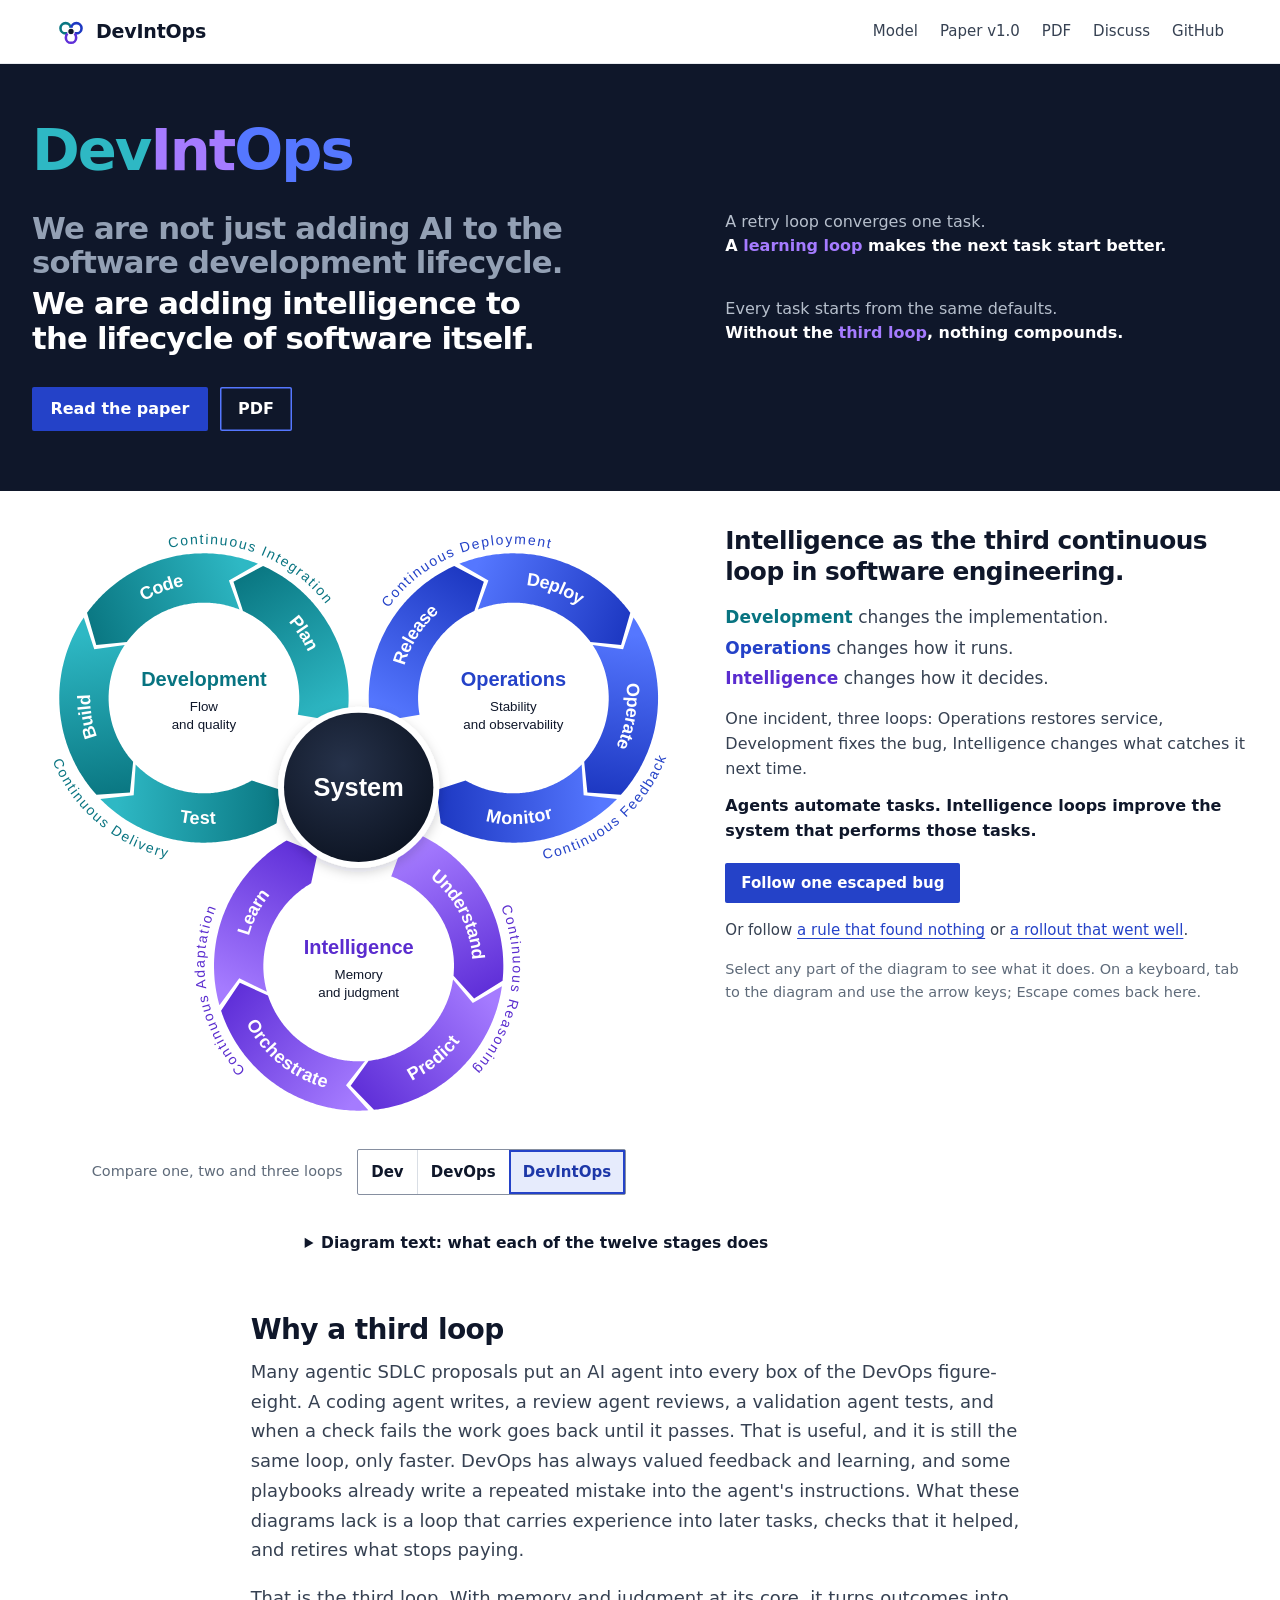
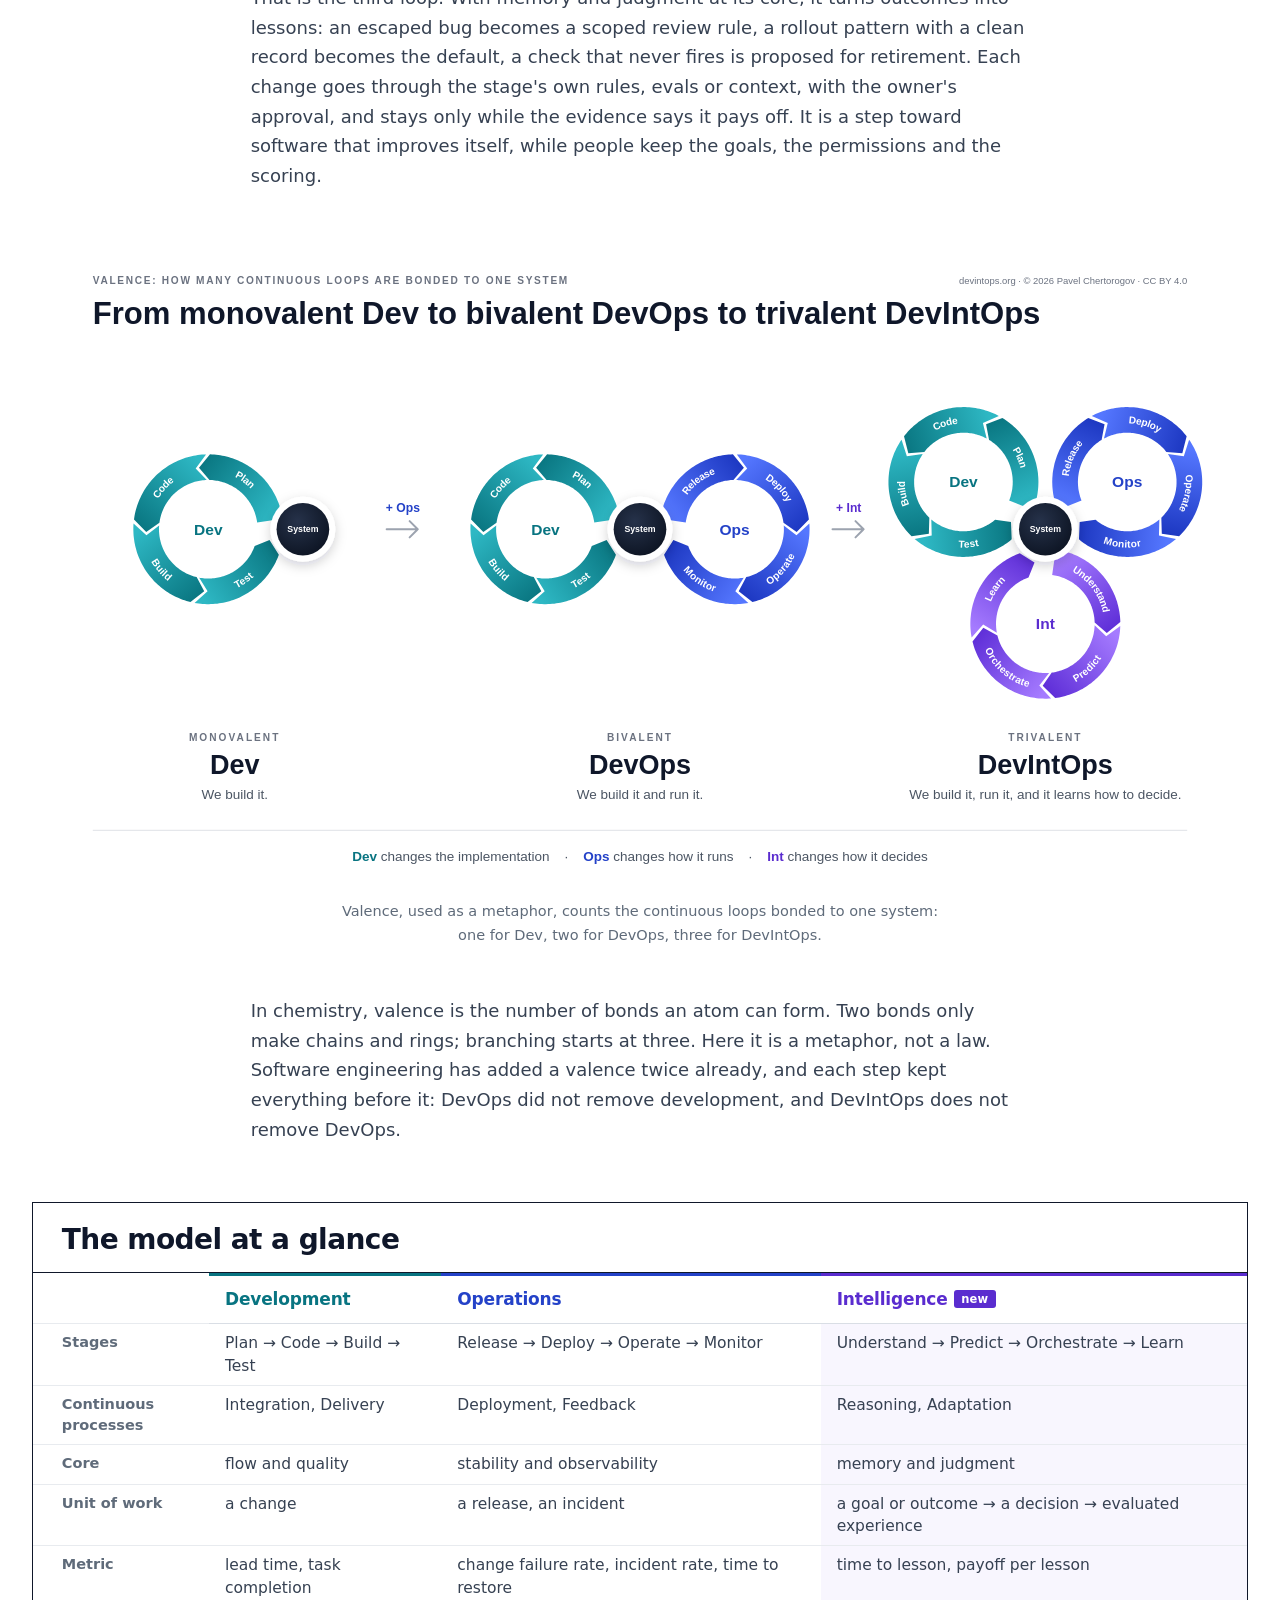
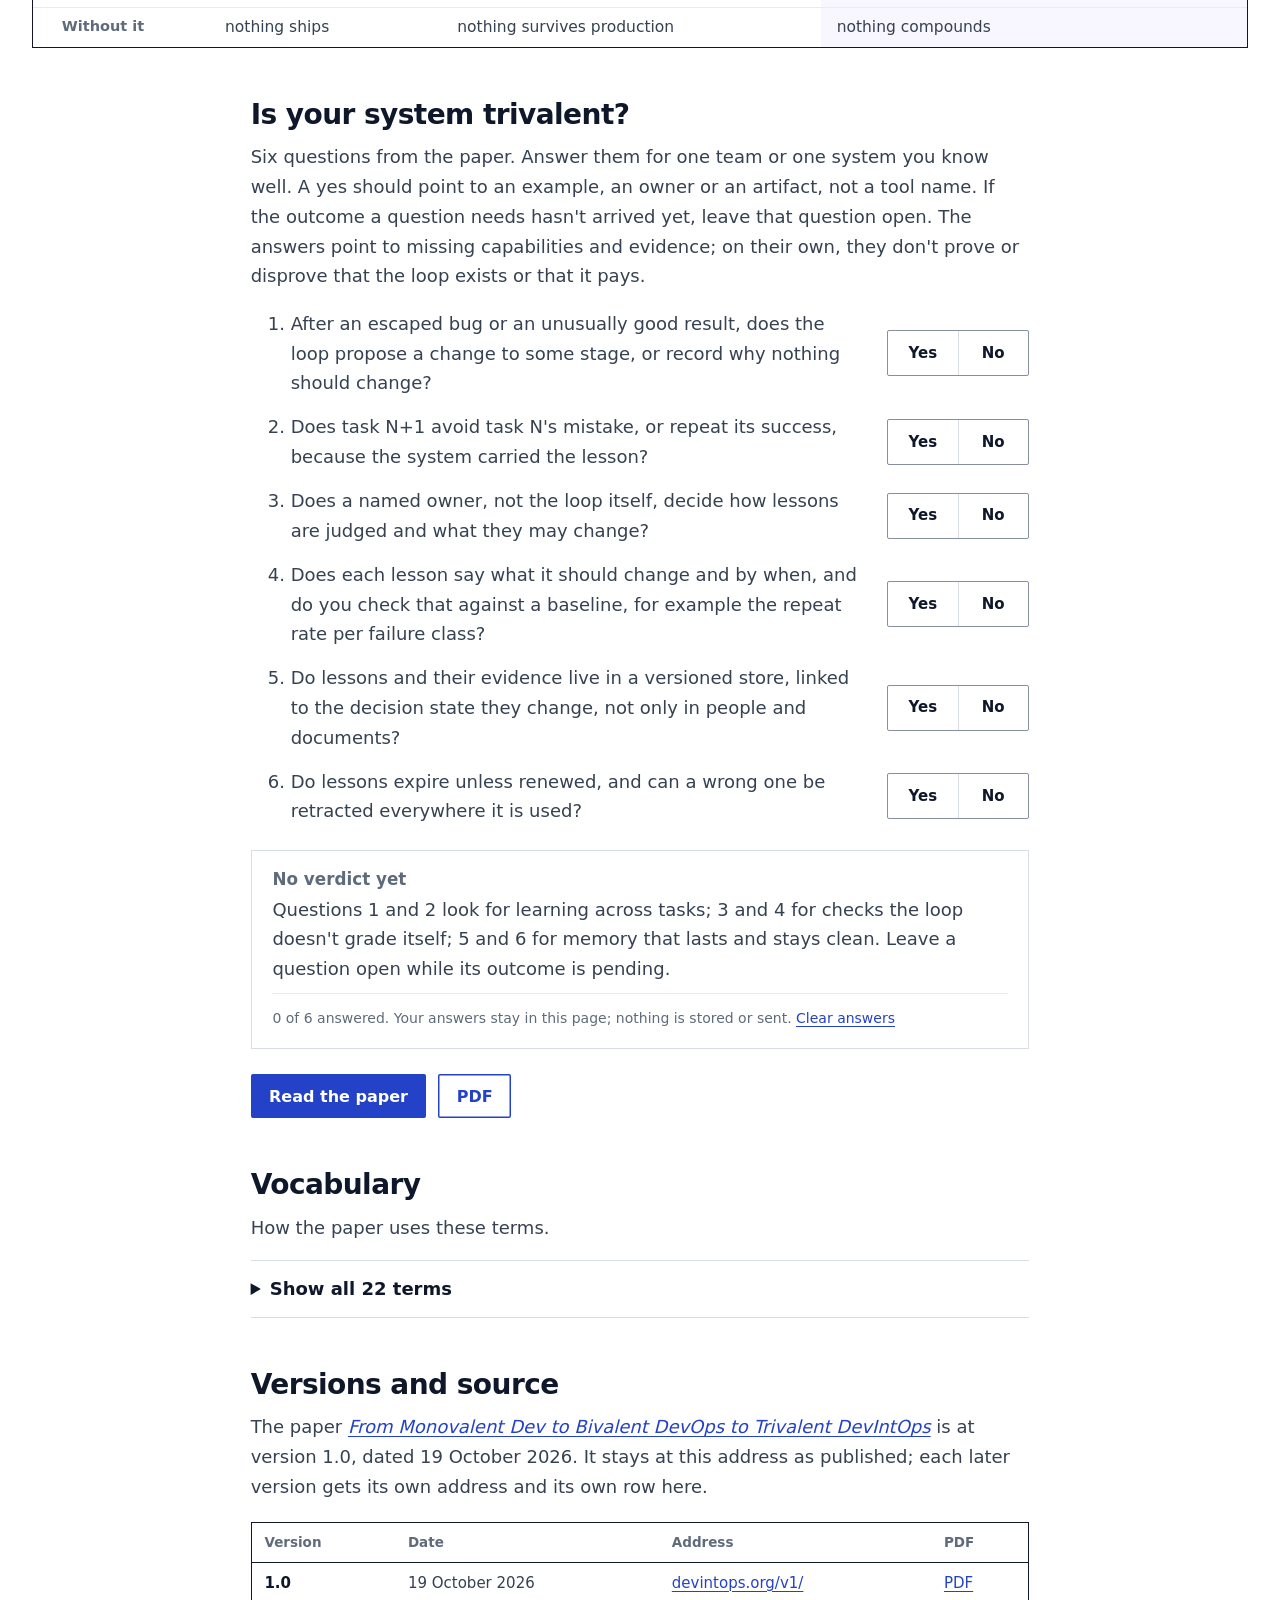
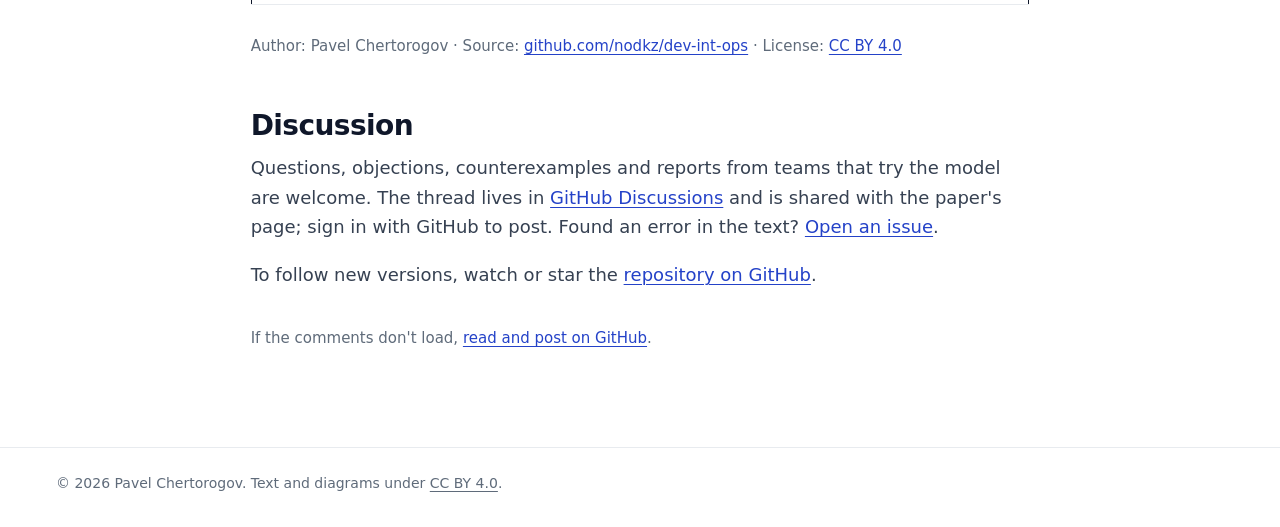
<file: site/index.html>
<!doctype html>
<html lang="en">
<head>
<meta charset="utf-8">
<meta name="viewport" content="width=device-width, initial-scale=1">
<title>DevIntOps: Intelligence as the third continuous loop in software engineering</title>
<meta name="description" content="DevIntOps adds a third continuous loop to software engineering. Development changes the implementation, Operations changes how it runs, Intelligence changes how it decides. A paper by Pavel Chertorogov.">
<meta name="author" content="Pavel Chertorogov">
<link rel="canonical" href="https://devintops.org/">
<link rel="icon" href="assets/favicon.svg" type="image/svg+xml">
<link rel="stylesheet" href="assets/style.css">
<meta property="og:type" content="website">
<meta property="og:site_name" content="DevIntOps">
<meta property="og:title" content="DevIntOps: from monovalent Dev to bivalent DevOps to trivalent DevIntOps">
<meta property="og:description" content="Development changes the implementation. Operations changes how it runs. Intelligence changes how it decides. A paper by Pavel Chertorogov.">
<meta property="og:url" content="https://devintops.org/">
<meta property="og:image" content="https://devintops.org/assets/og-image.png">
<meta property="og:image:width" content="1200">
<meta property="og:image:height" content="630">
<meta property="og:image:alt" content="DevIntOps: three ribbon loops, Development, Operations and Intelligence, around one system.">
<meta name="twitter:card" content="summary_large_image">
<script type="application/ld+json">
{
  "@context": "https://schema.org",
  "@type": "WebSite",
  "name": "DevIntOps",
  "url": "https://devintops.org/",
  "description": "Intelligence as the third continuous loop in software engineering.",
  "author": { "@type": "Person", "name": "Pavel Chertorogov" },
  "license": "https://creativecommons.org/licenses/by/4.0/"
}
</script>
</head>
<body>
<!--
THESIS: The argument, then the model: one full-width slate field under the header, its content on the explorer's columns, carries the wordmark, the paper's two buttons and the two sentences as one statement, "We are not just adding AI to the software development lifecycle. We are adding intelligence to the lifecycle of software itself.", then the diagram, still the hero of the first screen, which the visitor takes apart word by word.
OWN-WORLD: White paper, ink #0F172A for text, Operations blue #2442C8 for every action (links, buttons, focus), hairline rules, square corners. Loop colors from the approved diagrams: teal #087481, blue #2442C8, violet #5A2CCF. System sans, ribbon diagrams as figures.
STORY: The visitor reads the key lines, then the three verbs next to the diagram, selects parts or follows one lesson through the loops (an escaped bug, a rule that found nothing, a rollout that went well), checks their own system with six questions, then reads the paper or joins the discussion.
FIRST VIEWPORT: The title band and the key lines as one field of the System hub's slate, directly under the header and running the full width of the window, its content in the wide container, split on the explorer's columns: over the drawing, the wordmark (loops in the ribbons' light stops), the two sentences at one size (the setup in quiet gray, the claim in white) and Read the paper and PDF; over the panel, the two key lines, stacked, with no rules anywhere in the field. Then the explorable diagram beside its resting panel: the lead, the three verbs, one incident in three loops, the thesis. At 1440 by 900 the hub and both upper loops are in view.
FORM: The slate field (title band, the claim and two key lines), explorer, why, valence figure, the model at a glance, self-check, vocabulary (folded), versions and source, discussion. Revised after a three-model design review (Sol, Astra, Opus); the key lines moved above the explorer and joined the title band, on a slate that runs the full width of the window, at the author's request.
-->
<a class="skip" href="#main">Skip to content</a>
<header class="site-header">
  <div class="bar">
    <a class="brand" href="./"><img src="assets/favicon.svg" alt="" width="30" height="30">DevIntOps</a>
    <nav class="nav" aria-label="Site">
      <a href="#explore">Model</a>
      <a href="v1/">Paper<span class="nav-version"> v1.0</span></a>
      <a href="v1/devintops-v1.0.pdf">PDF</a>
      <a href="#discuss">Discuss</a>
      <a class="nav-wide" href="https://github.com/nodkz/dev-int-ops">GitHub</a>
    </nav>
  </div>
</header>

<main id="main">
  <section class="hero" aria-labelledby="title">
    <div class="hero-main">
      <h1 id="title" class="wordmark"><span class="dev">Dev</span><span class="int">Int</span><span class="ops">Ops</span></h1>
      <p class="hero-setup">We are not just adding AI to the software development lifecycle.</p>
      <p class="hero-head">We are adding intelligence to the lifecycle of software itself.</p>
      <div class="actions">
        <a class="button" href="v1/">Read the paper</a>
        <a class="button secondary" href="v1/devintops-v1.0.pdf">PDF</a>
      </div>
    </div>
    <ul class="hero-lines">
      <li><span class="quiet">A retry loop converges one task.</span> <span>A <b class="int">learning loop</b> makes the next task start better.</span></li>
      <li><span class="quiet">Every task starts from the same defaults.</span> <span>Without the <b class="int">third loop</b>, nothing compounds.</span></li>
    </ul>
  </section>

  <section class="explorer explorer-home" id="explore" aria-labelledby="explore-title" data-explorer data-src="assets/model/three-loops.svg">
    <h2 id="explore-title" class="sr-only">Explore the model</h2>
    <div class="explorer-body">
      <figure class="explorer-figure">
        <div class="explorer-art"><a class="static-figure" href="assets/diagrams/02-three-loops.png"><img src="assets/model/three-loops.svg" width="980" height="918" alt="Three ribbon loops around a dark System hub. Development: Plan, Code, Build and Test, with Continuous Integration and Continuous Delivery and a core of flow and quality. Operations: Release, Deploy, Operate and Monitor, with Continuous Deployment and Continuous Feedback and a core of stability and observability. Intelligence: Understand, Predict, Orchestrate and Learn, with Continuous Reasoning and Continuous Adaptation and a core of memory and judgment."></a></div>
        <div class="explorer-controls"></div>
        <figcaption>Three loops around one system: twelve stages and six continuous processes.</figcaption>
      </figure>
      <aside class="explorer-panel" aria-label="About the model">
        <div class="panel-body">
          <h3 class="panel-title panel-lead" tabindex="-1">Intelligence as the third continuous loop in software engineering.</h3>
          <ul class="panel-verbs">
            <li><b class="dev">Development</b> changes the implementation.</li>
            <li><b class="ops">Operations</b> changes how it runs.</li>
            <li><b class="int">Intelligence</b> changes how it decides.</li>
          </ul>
          <p>One incident, three loops: Operations restores service, Development fixes the bug, Intelligence changes what catches it next time.</p>
          <p class="panel-thesis">Agents automate tasks. Intelligence loops improve the system that performs those tasks.</p>
        </div>
      </aside>
    </div>
  </section>

  <details class="diagram-text measure">
    <summary>Diagram text: what each of the twelve stages does</summary>
    <dl class="stages">
      <dt class="dev">Plan</dt><dd>Turn goals and evidence into a roadmap and specs.</dd>
      <dt class="dev">Code</dt><dd>Implement the change, with agents and people in one repo.</dd>
      <dt class="dev">Build</dt><dd>Turn code into deployable artifacts, automatically.</dd>
      <dt class="dev">Test</dt><dd>Check the change works before anyone depends on it.</dd>
      <dt class="ops">Release</dt><dd>Package a tested build into a versioned release, ready to ship.</dd>
      <dt class="ops">Deploy</dt><dd>Roll out step by step through rings and feature flags.</dd>
      <dt class="ops">Operate</dt><dd>Keep the system available, scaled and within budget.</dd>
      <dt class="ops">Monitor</dt><dd>Watch real behavior: telemetry, errors and user signals.</dd>
      <dt class="int">Understand</dt><dd>Read goals, context and outcomes: what is asked, known and unclear.</dd>
      <dt class="int">Predict</dt><dd>Weigh options, including no action, and select one within the limits.</dd>
      <dt class="int">Orchestrate</dt><dd>Send each decision to the stage or agent allowed to act on it.</dd>
      <dt class="int">Learn</dt><dd>Compare expected with actual and keep, revise or retract the lesson.</dd>
    </dl>
  </details>

  <div class="measure">
    <h2 id="why">Why a third loop</h2>
    <p>Many agentic SDLC proposals put an AI agent into every box of the DevOps figure-eight. A coding agent writes, a review agent reviews, a validation agent tests, and when a check fails the work goes back until it passes. That is useful, and it is still the same loop, only faster. DevOps has always valued feedback and learning, and some playbooks already write a repeated mistake into the agent's instructions. What these diagrams lack is a loop that carries experience into later tasks, checks that it helped, and retires what stops paying.</p>
    <p>That is the third loop. With memory and judgment at its core, it turns outcomes into lessons: an escaped bug becomes a scoped review rule, a rollout pattern with a clean record becomes the default, a check that never fires is proposed for retirement. Each change goes through the stage's own rules, evals or context, with the owner's approval, and stays only while the evidence says it pays off. It is a step toward software that improves itself, while people keep the goals, the permissions and the scoring.</p>
  </div>

  <figure class="wide">
    <a href="assets/diagrams/01-valence.png"><img src="assets/diagrams/01-valence.svg" width="1800" height="960" loading="lazy" alt="Diagram titled From monovalent Dev to bivalent DevOps to trivalent DevIntOps. Three panels. Dev: one ribbon loop of Plan, Code, Build and Test attached to a System hub. DevOps: a second loop of Release, Deploy, Operate and Monitor on the other side of the hub. DevIntOps: a third loop of Understand, Predict, Orchestrate and Learn below the hub."></a>
    <figcaption>Valence, used as a metaphor, counts the continuous loops bonded to one system: one for Dev, two for DevOps, three for DevIntOps.</figcaption>
  </figure>

  <div class="measure">
    <p>In chemistry, valence is the number of bonds an atom can form. Two bonds only make chains and rings; branching starts at three. Here it is a metaphor, not a law. Software engineering has added a valence twice already, and each step kept everything before it: DevOps did not remove development, and DevIntOps does not remove DevOps.</p>
  </div>

  <section class="sheet glance" aria-labelledby="glance">
    <div class="glance-head">
      <h2 id="glance">The model at a glance</h2>
    </div>
    <table class="ref">
      <caption class="sr-only">The DevIntOps model at a glance</caption>
      <thead>
        <tr>
          <td></td>
          <th scope="col" class="dev">Development</th>
          <th scope="col" class="ops">Operations</th>
          <th scope="col" class="int">Intelligence<span class="tag">new</span></th>
        </tr>
      </thead>
      <tbody>
        <tr>
          <th scope="row">Stages</th>
          <td class="dev" data-loop="Development">Plan → Code → Build → Test</td>
          <td class="ops" data-loop="Operations">Release → Deploy → Operate → Monitor</td>
          <td class="int" data-loop="Intelligence">Understand → Predict → Orchestrate → Learn</td>
        </tr>
        <tr>
          <th scope="row">Continuous processes</th>
          <td class="dev" data-loop="Development">Integration, Delivery</td>
          <td class="ops" data-loop="Operations">Deployment, Feedback</td>
          <td class="int" data-loop="Intelligence">Reasoning, Adaptation</td>
        </tr>
        <tr>
          <th scope="row">Core</th>
          <td class="dev" data-loop="Development">flow and quality</td>
          <td class="ops" data-loop="Operations">stability and observability</td>
          <td class="int" data-loop="Intelligence">memory and judgment</td>
        </tr>
        <tr>
          <th scope="row">Unit of work</th>
          <td class="dev" data-loop="Development">a change</td>
          <td class="ops" data-loop="Operations">a release, an incident</td>
          <td class="int" data-loop="Intelligence">a goal or outcome → a decision → evaluated experience</td>
        </tr>
        <tr>
          <th scope="row">Metric</th>
          <td class="dev" data-loop="Development">lead time, task completion</td>
          <td class="ops" data-loop="Operations">change failure rate, incident rate, time to restore</td>
          <td class="int" data-loop="Intelligence">time to lesson, payoff per lesson</td>
        </tr>
        <tr>
          <th scope="row">Without it</th>
          <td class="dev" data-loop="Development">nothing ships</td>
          <td class="ops" data-loop="Operations">nothing survives production</td>
          <td class="int" data-loop="Intelligence">nothing compounds</td>
        </tr>
      </tbody>
    </table>
  </section>

  <section class="measure" aria-labelledby="self-check">
    <h2 id="self-check">Is your system trivalent?</h2>
    <p>Six questions from the paper. Answer them for one team or one system you know well. A yes should point to an example, an owner or an artifact, not a tool name. If the outcome a question needs hasn't arrived yet, leave that question open. The answers point to missing capabilities and evidence; on their own, they don't prove or disprove that the loop exists or that it pays.</p>
    <ol data-selfcheck data-paper="v1/" id="check">
      <li>After an escaped bug or an unusually good result, does the loop propose a change to some stage, or record why nothing should change?</li>
      <li>Does task N+1 avoid task N's mistake, or repeat its success, because the system carried the lesson?</li>
      <li>Does a named owner, not the loop itself, decide how lessons are judged and what they may change?</li>
      <li>Does each lesson say what it should change and by when, and do you check that against a baseline, for example the repeat rate per failure class?</li>
      <li>Do lessons and their evidence live in a versioned store, linked to the decision state they change, not only in people and documents?</li>
      <li>Do lessons expire unless renewed, and can a wrong one be retracted everywhere it is used?</li>
    </ol>
    <div class="actions after-check">
      <a class="button" href="v1/">Read the paper</a>
      <a class="button secondary" href="v1/devintops-v1.0.pdf">PDF</a>
    </div>
  </section>

  <section class="measure" aria-labelledby="vocabulary">
    <h2 id="vocabulary">Vocabulary</h2>
    <p>How the paper uses these terms.</p>
    <details class="vocab-more">
      <summary>Show all 22 terms</summary>
      <dl class="vocab">
      <dt id="term-devintops">DevIntOps</dt><dd>Development, Intelligence and Operations: three continuous loops bonded to one system. Int stands for Intelligence.</dd>
      <dt id="term-intelligence">Intelligence</dt><dd>The third loop: Understand, Predict, Orchestrate, Learn. The word means learning from experience to decide better, not a claim that any model is intelligent.</dd>
      <dt id="term-valence">Valence</dt><dd>A metaphor: the number of continuous loops bonded to one system, one for Dev, two for DevOps, three for DevIntOps.</dd>
      <dt id="term-loop">Loop</dt><dd>A continuous cycle with its own unit of work, clock, owner and metric. Development, Operations and Intelligence are the three.</dd>
      <dt id="term-stage">Stage</dt><dd>One step of a loop, such as Plan, Deploy or Learn. There are twelve, four per loop.</dd>
      <dt id="term-process">Continuous process</dt><dd>A practice drawn between two neighboring stages, such as Continuous Integration. The label marks its main area of responsibility; the practice itself can span more stages. There are six, two per loop.</dd>
      <dt id="term-engineering-system">Engineering system</dt><dd>How we build and run software: the repositories, pipelines, agents, people and rules. The paper's main application.</dd>
      <dt id="term-product-system">Product system</dt><dd>What we build: the running product and the decisions it makes for its users. Its loops have their own owners and memory.</dd>
      <dt id="term-outcome">Outcome</dt><dd>An observed result of a decision, including a decision not to act: an escaped bug, an incident, a flaky verdict, a review comment accepted or dismissed, a rollback, a cost spike, user feedback, a change that went better than expected.</dd>
      <dt id="term-outcome-class">Outcome class</dt><dd>A stable, versioned category that people define, so that similar outcomes can be compared over time. A failure class is the most common kind.</dd>
      <dt id="term-failure-class">Failure class</dt><dd>An outcome class for one kind of failure, such as unchecked optional in retry code. People define and version the classes, not the loop.</dd>
      <dt id="term-lesson">Lesson</dt><dd>A scoped, versioned bet about a named class of outcomes: usually that a change in some stage will improve it, sometimes that no change is justified. The class can be a failure that should stop coming back, waste to remove, or a result worth repeating. Its record names the trigger and sources, the evidence, the expected effect and its check date, the owner, what it rests on and when it expires. It can be wrong, so it can be retracted.</dd>
      <dt id="term-decision-state">Decision state</dt><dd>What the stages apply when they make judgment calls: an agent's instructions and context, review rules, gate thresholds, rollout speed, decision policies. It is versioned like any other code or config. Intelligence changes it; memory records why.</dd>
      <dt id="term-memory">Memory</dt><dd>Versioned, provenance-tracked experience, knowledge, preferences, evidence and policies, within permission scopes. In the engineering application, the lesson records and their evidence; lessons reach the stages as decision state. Not a wiki. If the loop goes down, the stages keep their last lessons, and each lesson carries its own expiry date, so it still expires on time.</dd>
      <dt id="term-judgment">Judgment</dt><dd>Weighing options and selecting one, including no action, within owner limits.</dd>
      <dt id="term-owner">Owner</dt><dd>The named team or role that owns a loop, its memory and its learning metric. Stage owners keep a veto over writes to their stage.</dd>
      <dt id="term-payoff">Payoff</dt><dd>What a lesson changed in its class of outcomes, against a baseline, with its attribution and uncertainty stated: repeats for a failure class, time or compute saved for waste, cycle time for flow, cost per task for spend.</dd>
      <dt id="term-repeat-rate">Repeat rate</dt><dd>How often a failure class comes back, per comparable exposure, in a fixed window. Against a baseline, it measures the payoff of a lesson about that class.</dd>
      <dt id="term-time-to-lesson">Time to lesson</dt><dd>From a recorded outcome to a lesson live in the owning stage, at the evidence level its authority needs, or to an explicit decision to change nothing.</dd>
      <dt id="term-cost-of-learning">Cost of learning</dt><dd>What the loop spends to learn: compute, reviewer time, false positives and dismissed comments, upkeep of the lessons it keeps, and rollbacks when a lesson goes wrong.</dd>
      <dt id="term-calibration">Calibration</dt><dd>How well the loop's stated confidence matches what happened: of the bets it calls 80% likely, decisions to change nothing included, about 80% should come true. A check on confidence, read next to payoff and cost.</dd>
      <dt id="term-compounding">Compounding</dt><dd>Later work starting from what earlier work taught, instead of learning it again. It lasts only while kept lessons return more than they cost to keep.</dd>
    </dl>
    </details>
  </section>

  <section class="measure" aria-labelledby="versions">
    <h2 id="versions">Versions and source</h2>
    <p>The paper <a href="v1/"><cite>From Monovalent Dev to Bivalent DevOps to Trivalent DevIntOps</cite></a> is at version 1.0, dated 19 October 2026. It stays at this address as published; each later version gets its own address and its own row here.</p>
    <div class="table-scroll">
      <table class="ledger">
        <caption class="sr-only">Versions</caption>
        <thead>
          <tr><th scope="col">Version</th><th scope="col">Date</th><th scope="col">Address</th><th scope="col">PDF</th></tr>
        </thead>
        <tbody>
          <tr><th scope="row">1.0</th><td data-label="Date"><time datetime="2026-10-19">19 October 2026</time></td><td data-label="Address"><a href="v1/">devintops.org/v1/</a></td><td data-label="PDF"><a href="v1/devintops-v1.0.pdf">PDF</a></td></tr>
        </tbody>
      </table>
    </div>
    <p class="ledger-meta">Author: Pavel Chertorogov · Source: <a href="https://github.com/nodkz/dev-int-ops">github.com/nodkz/dev-int-ops</a> · License: <a href="https://creativecommons.org/licenses/by/4.0/">CC BY 4.0</a></p>
  </section>

  <section class="discuss measure no-print" id="discuss" aria-labelledby="discuss-title">
    <h2 id="discuss-title">Discussion</h2>
    <p>Questions, objections, counterexamples and reports from teams that try the model are welcome. The thread lives in <a href="https://github.com/nodkz/dev-int-ops/discussions">GitHub Discussions</a> and is shared with the paper's page; sign in with GitHub to post. Found an error in the text? <a href="https://github.com/nodkz/dev-int-ops/issues">Open an issue</a>.</p>
    <p>To follow new versions, watch or star the <a href="https://github.com/nodkz/dev-int-ops">repository on GitHub</a>.</p>
    <div class="discuss-box" data-discuss data-term="DevIntOps">
      <div class="giscus"></div>
      <p class="discuss-cta"><a class="button secondary" href="https://github.com/nodkz/dev-int-ops/discussions">Read and post on GitHub</a></p>
      <p class="discuss-note">If the comments don't load, <a href="https://github.com/nodkz/dev-int-ops/discussions">read and post on GitHub</a>.</p>
    </div>
  </section>
</main>

<footer class="site-footer">
  <div class="bar">
    <span>© 2026 Pavel Chertorogov. Text and diagrams under <a href="https://creativecommons.org/licenses/by/4.0/">CC BY 4.0</a>.</span>
  </div>
</footer>
<script src="assets/model-data.js" defer></script>
<script src="assets/explorer.js" defer></script>
<script src="assets/selfcheck.js" defer></script>
<script src="assets/site.js" defer></script>
<script src="assets/discuss.js" defer></script>
</body>
</html>
</file>
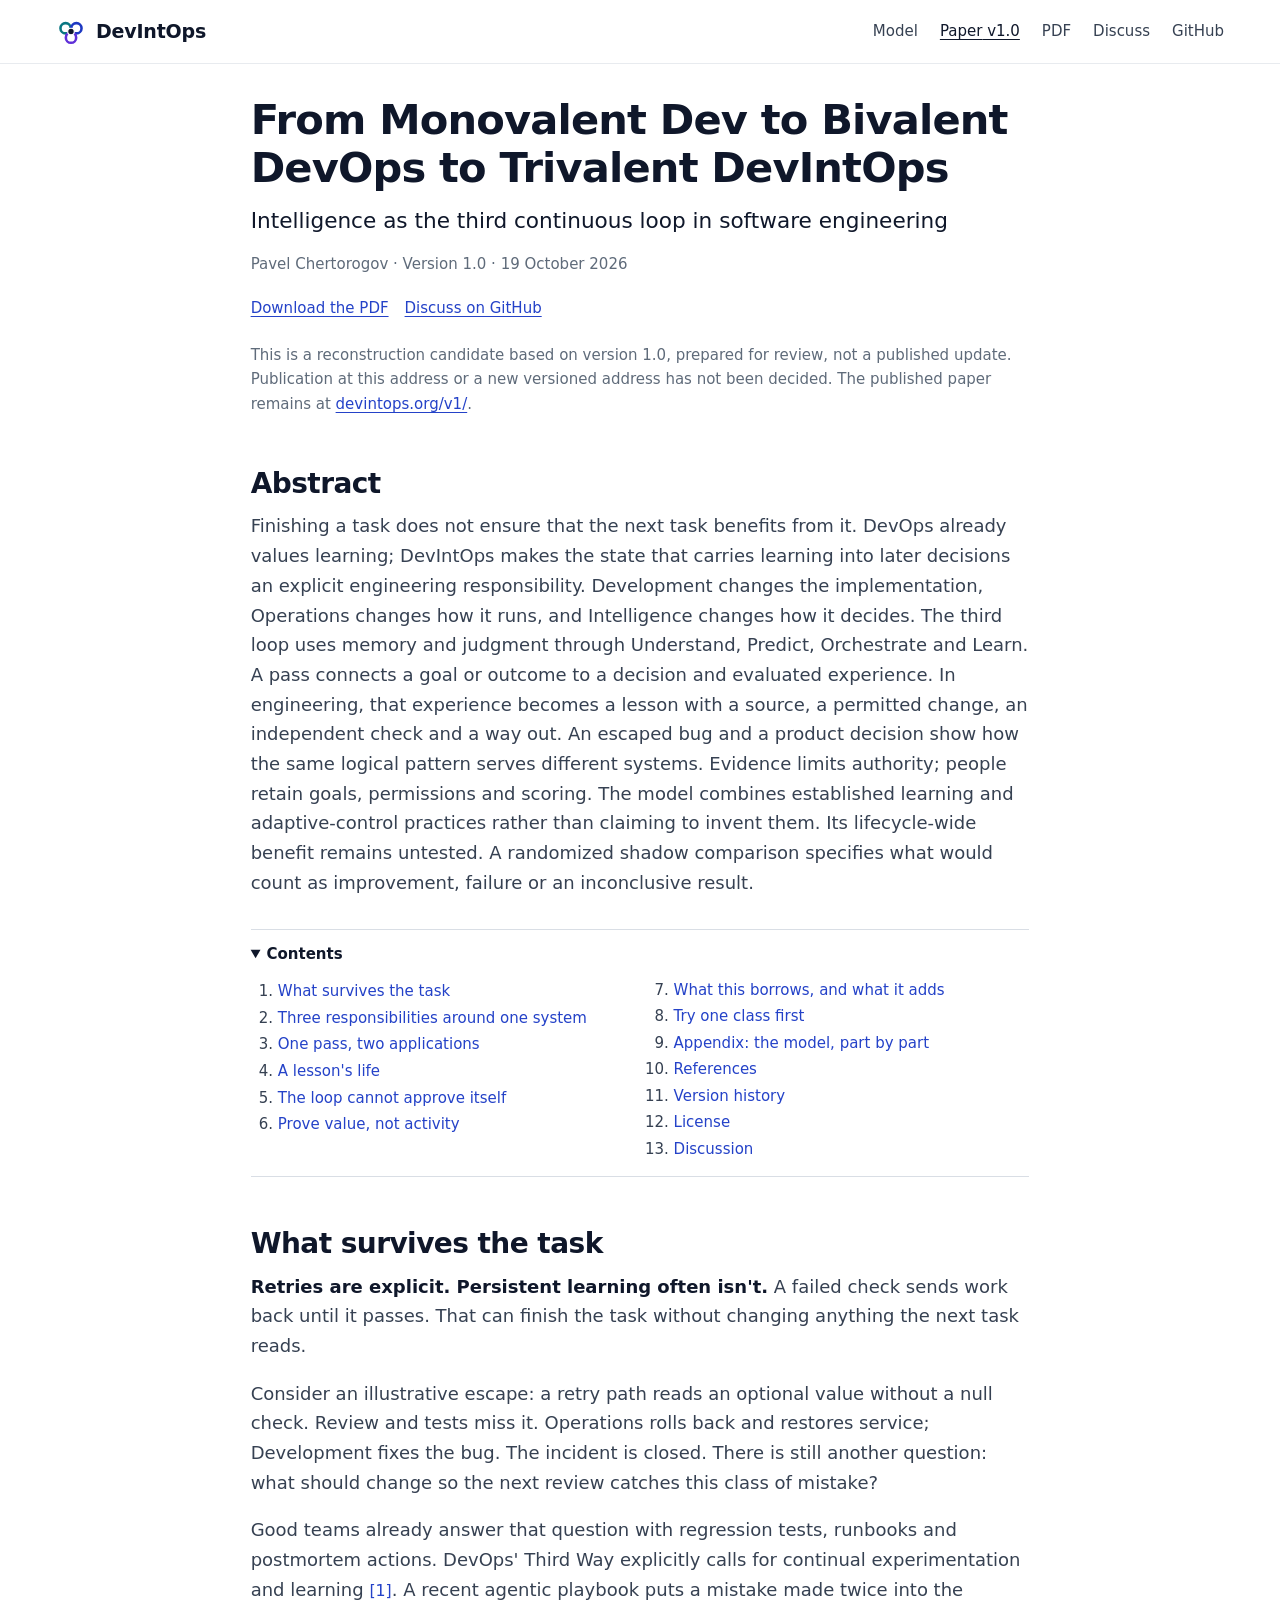
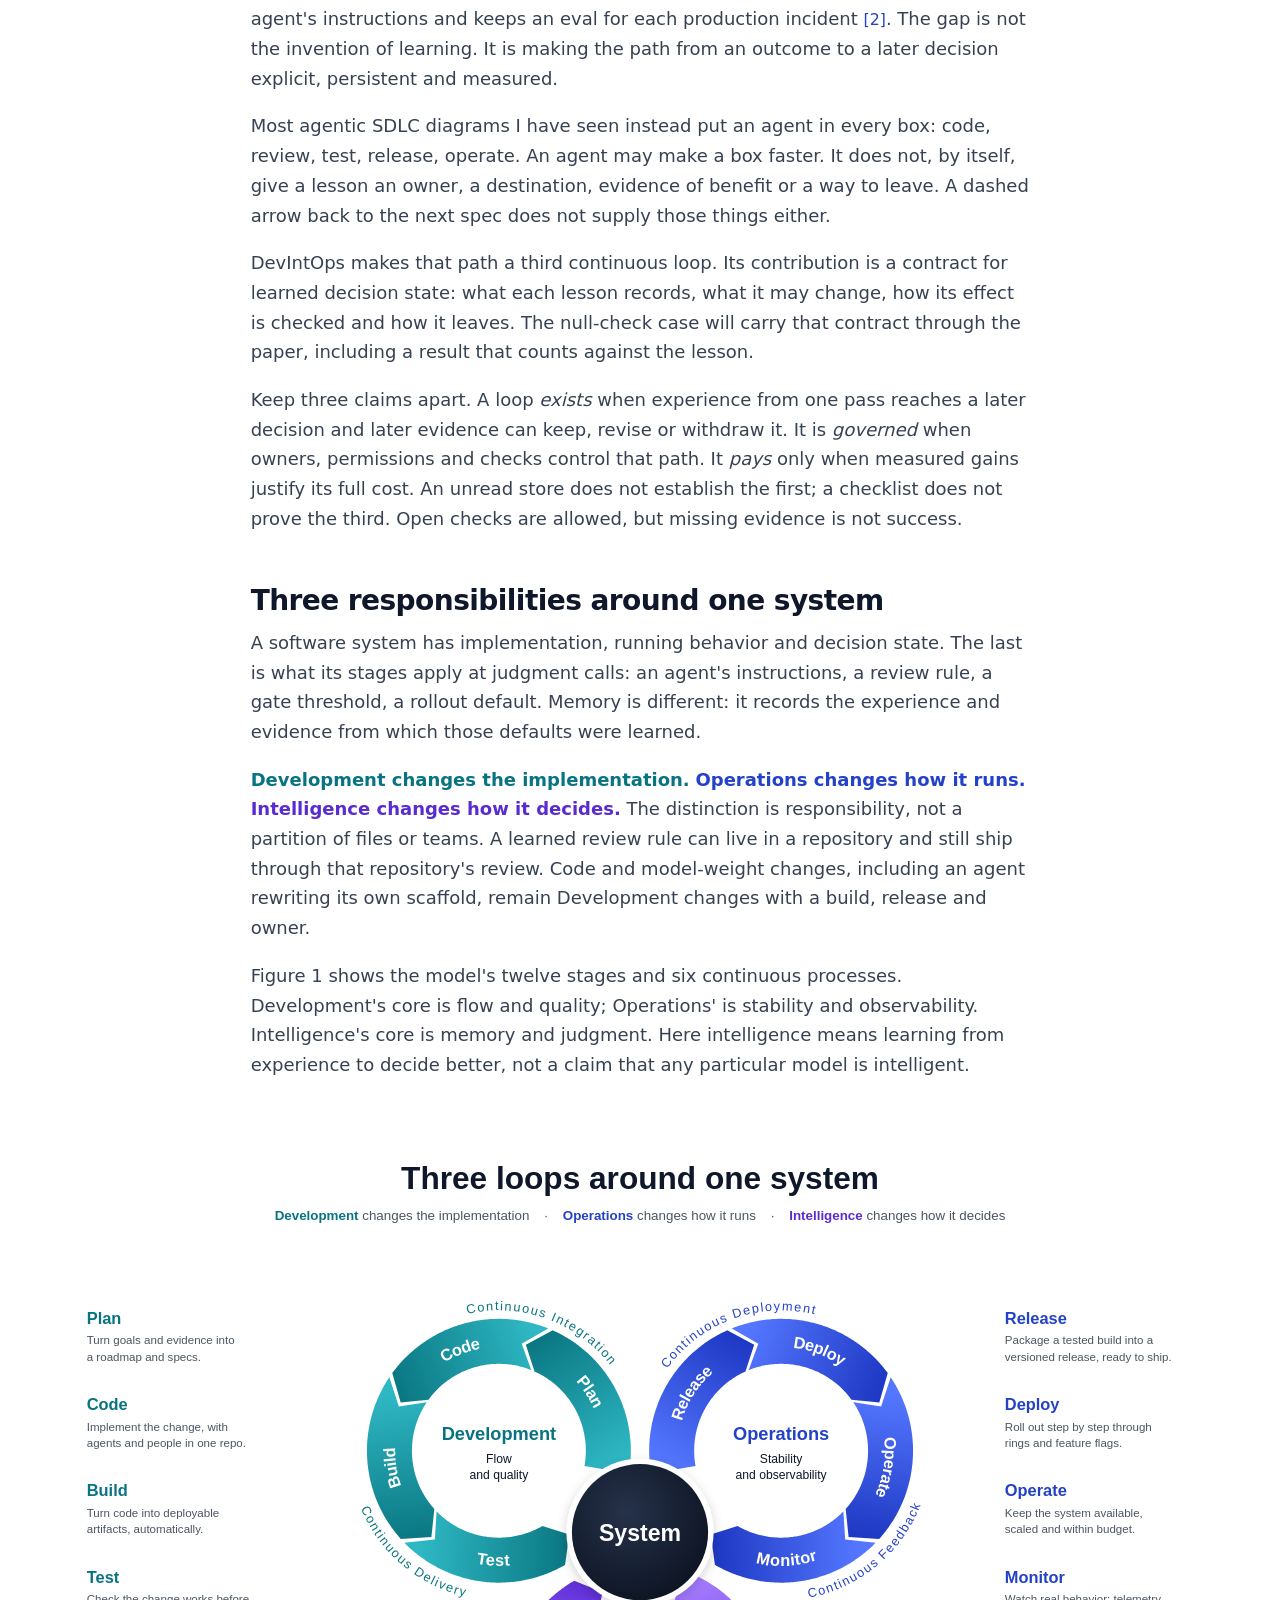
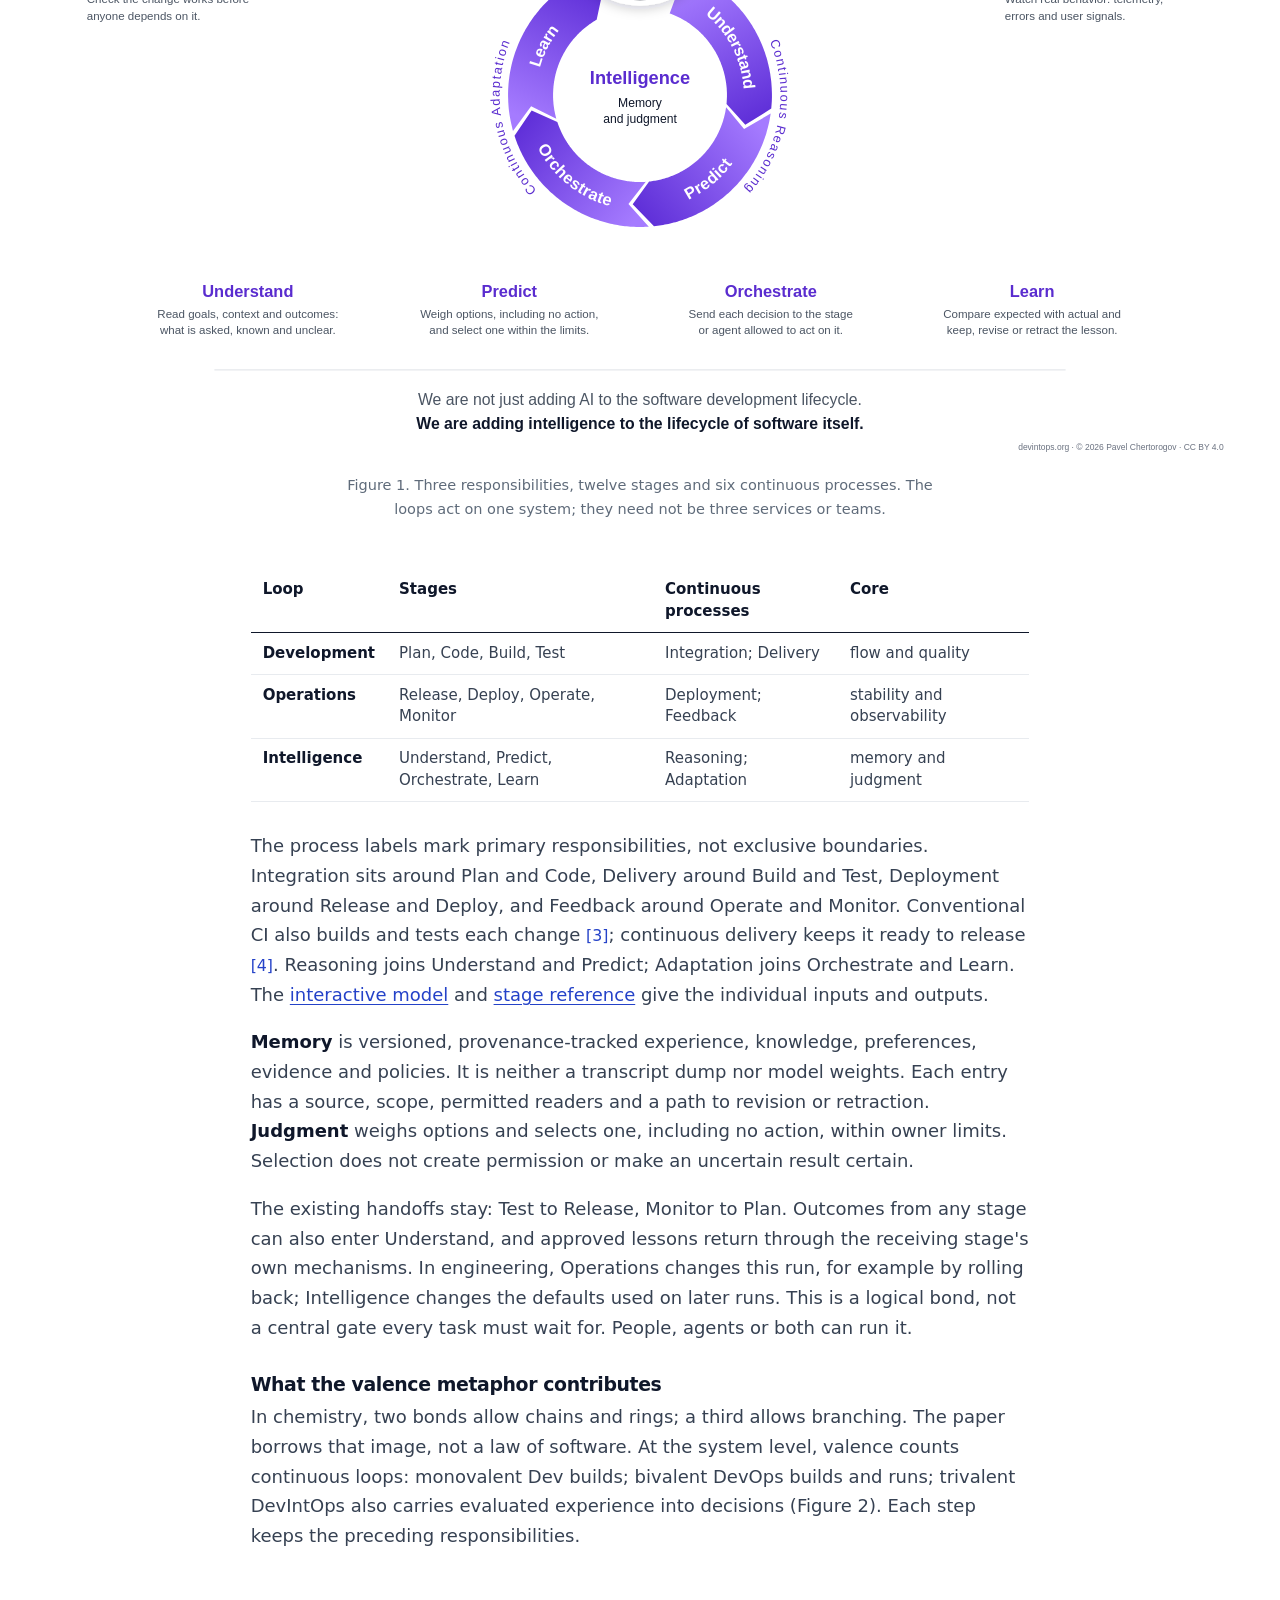
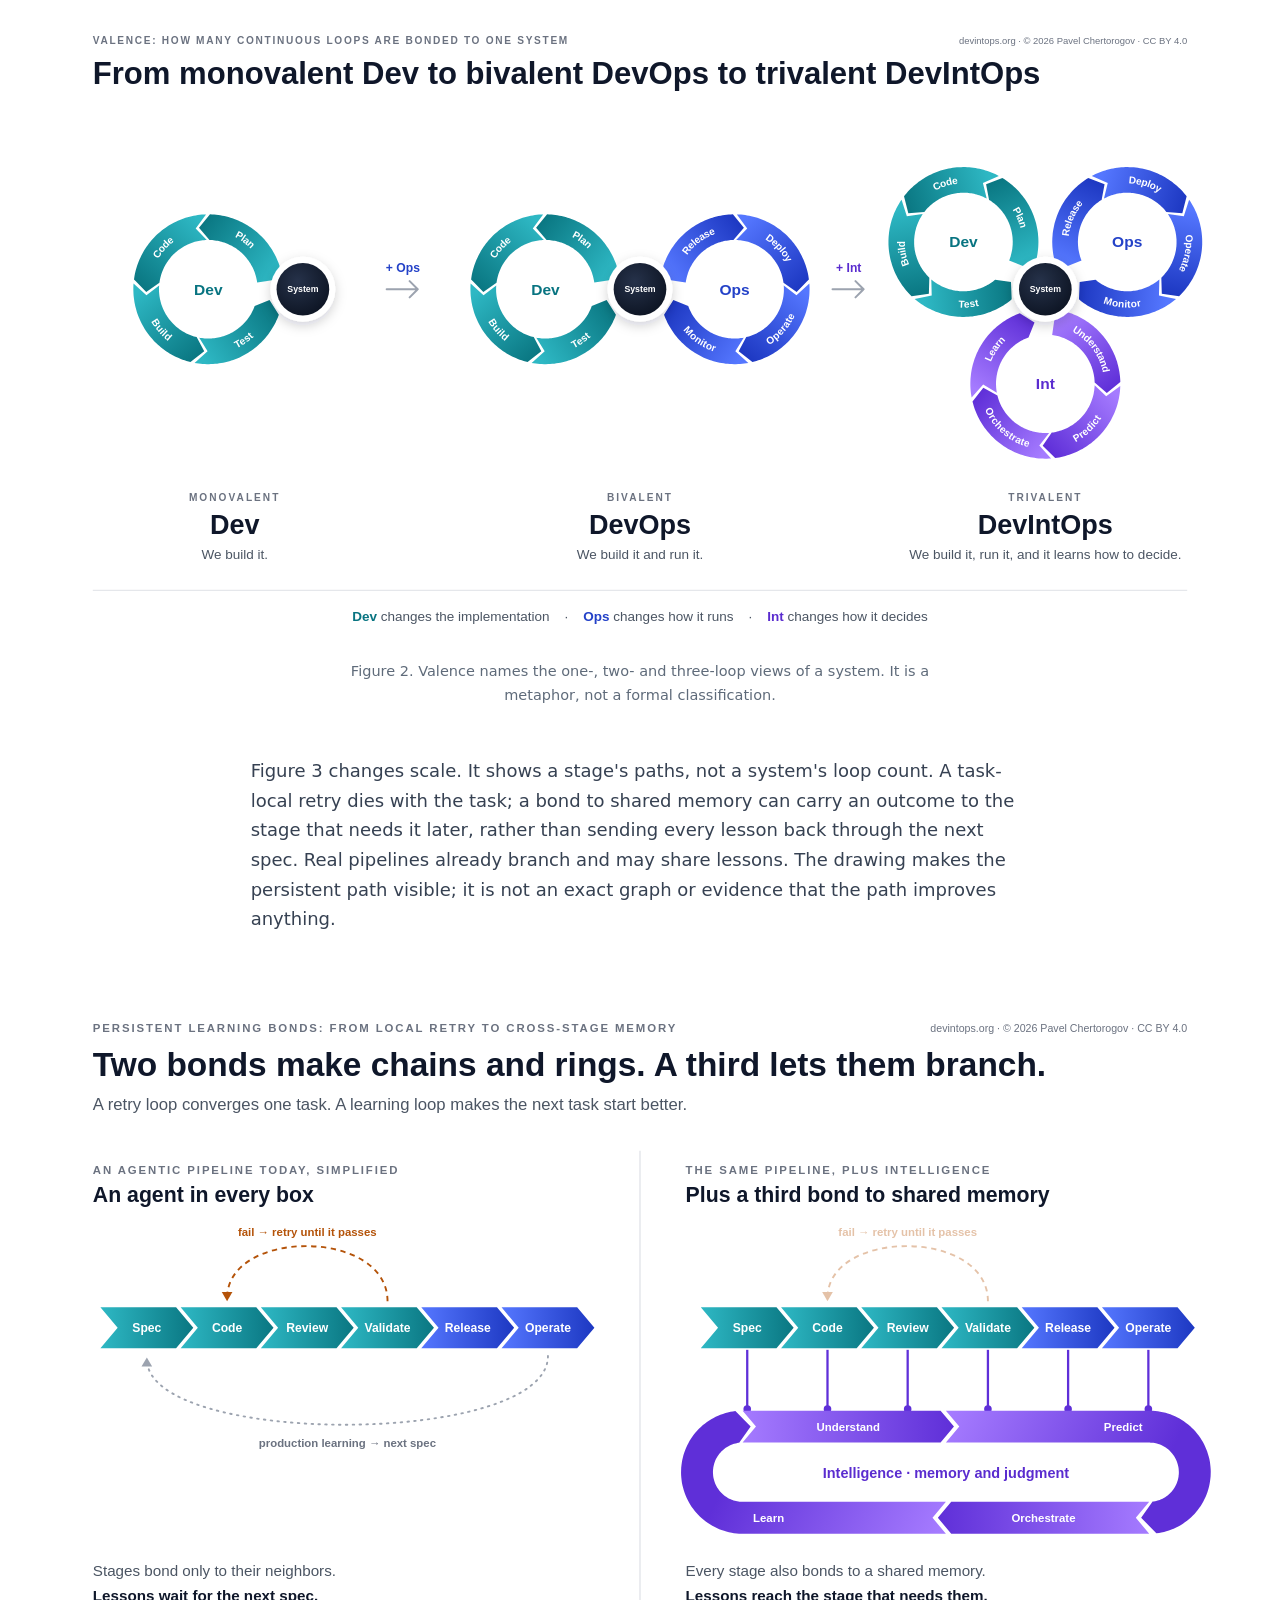
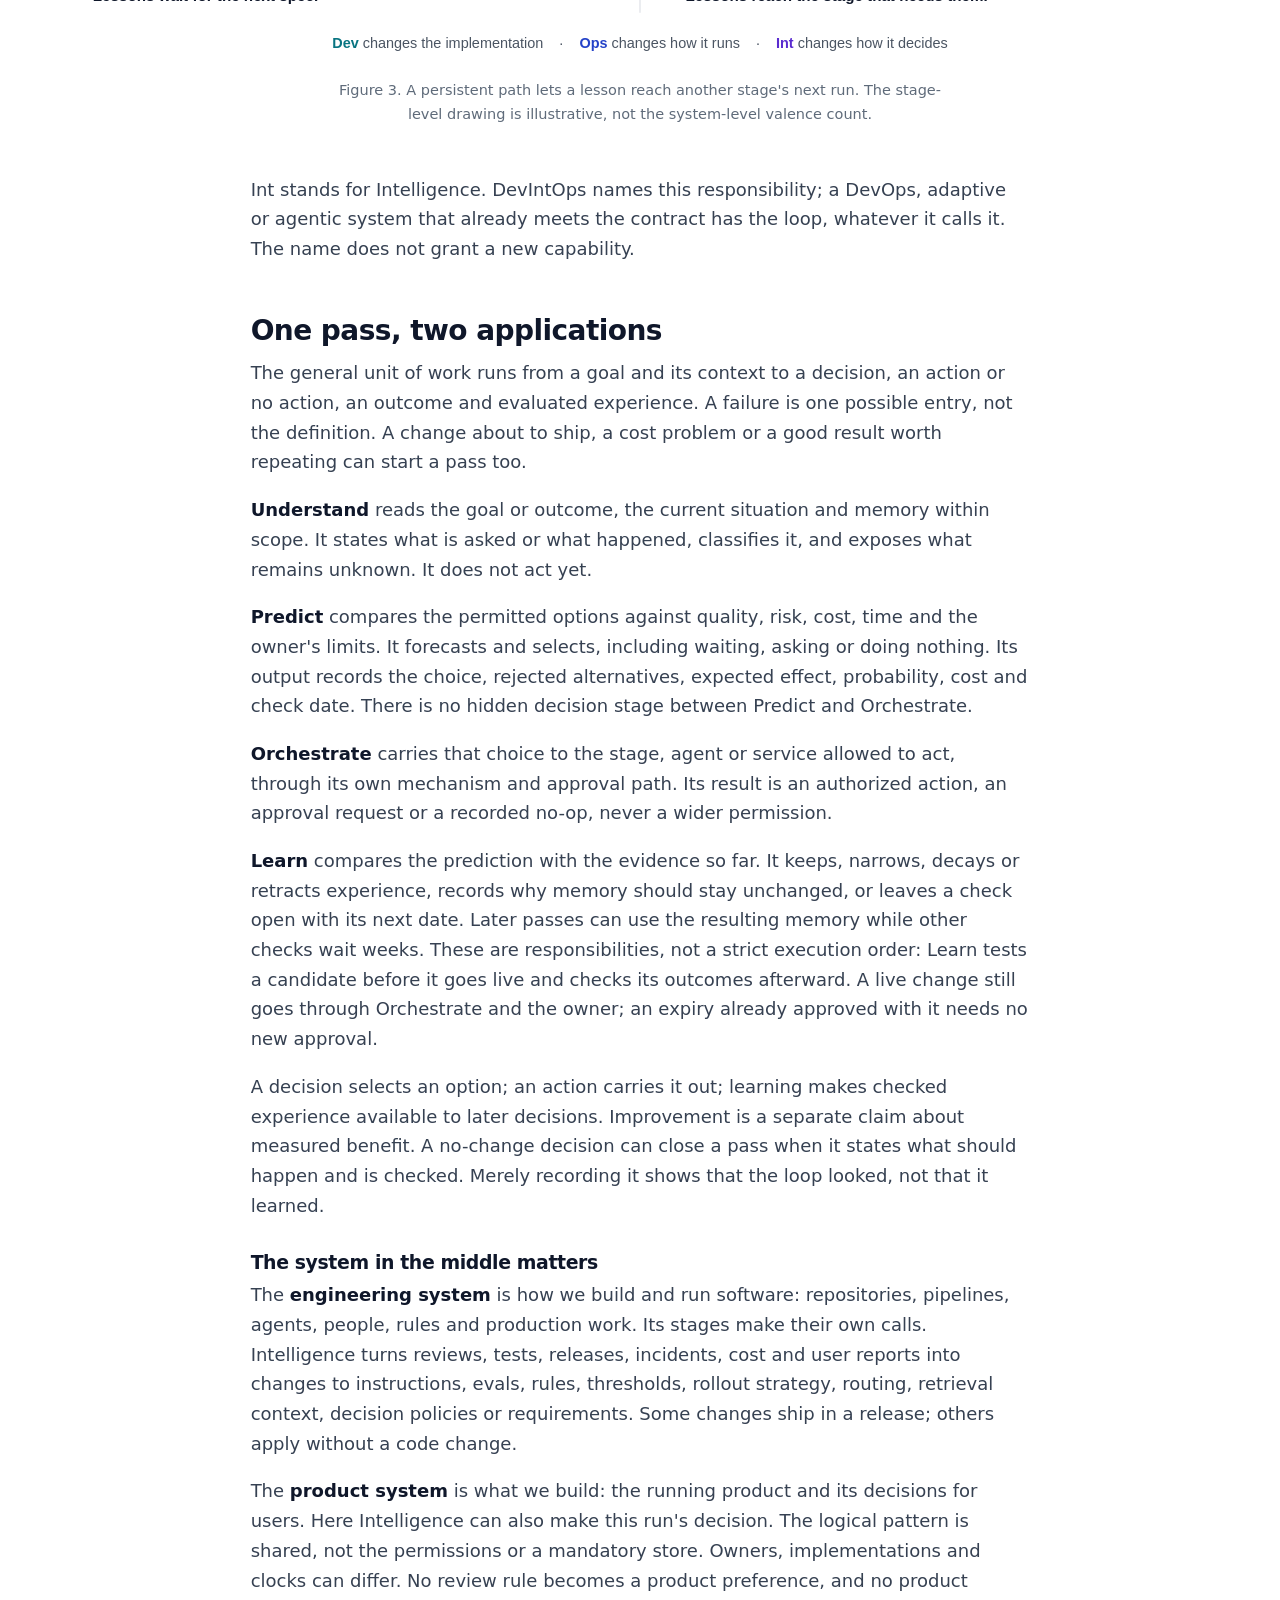
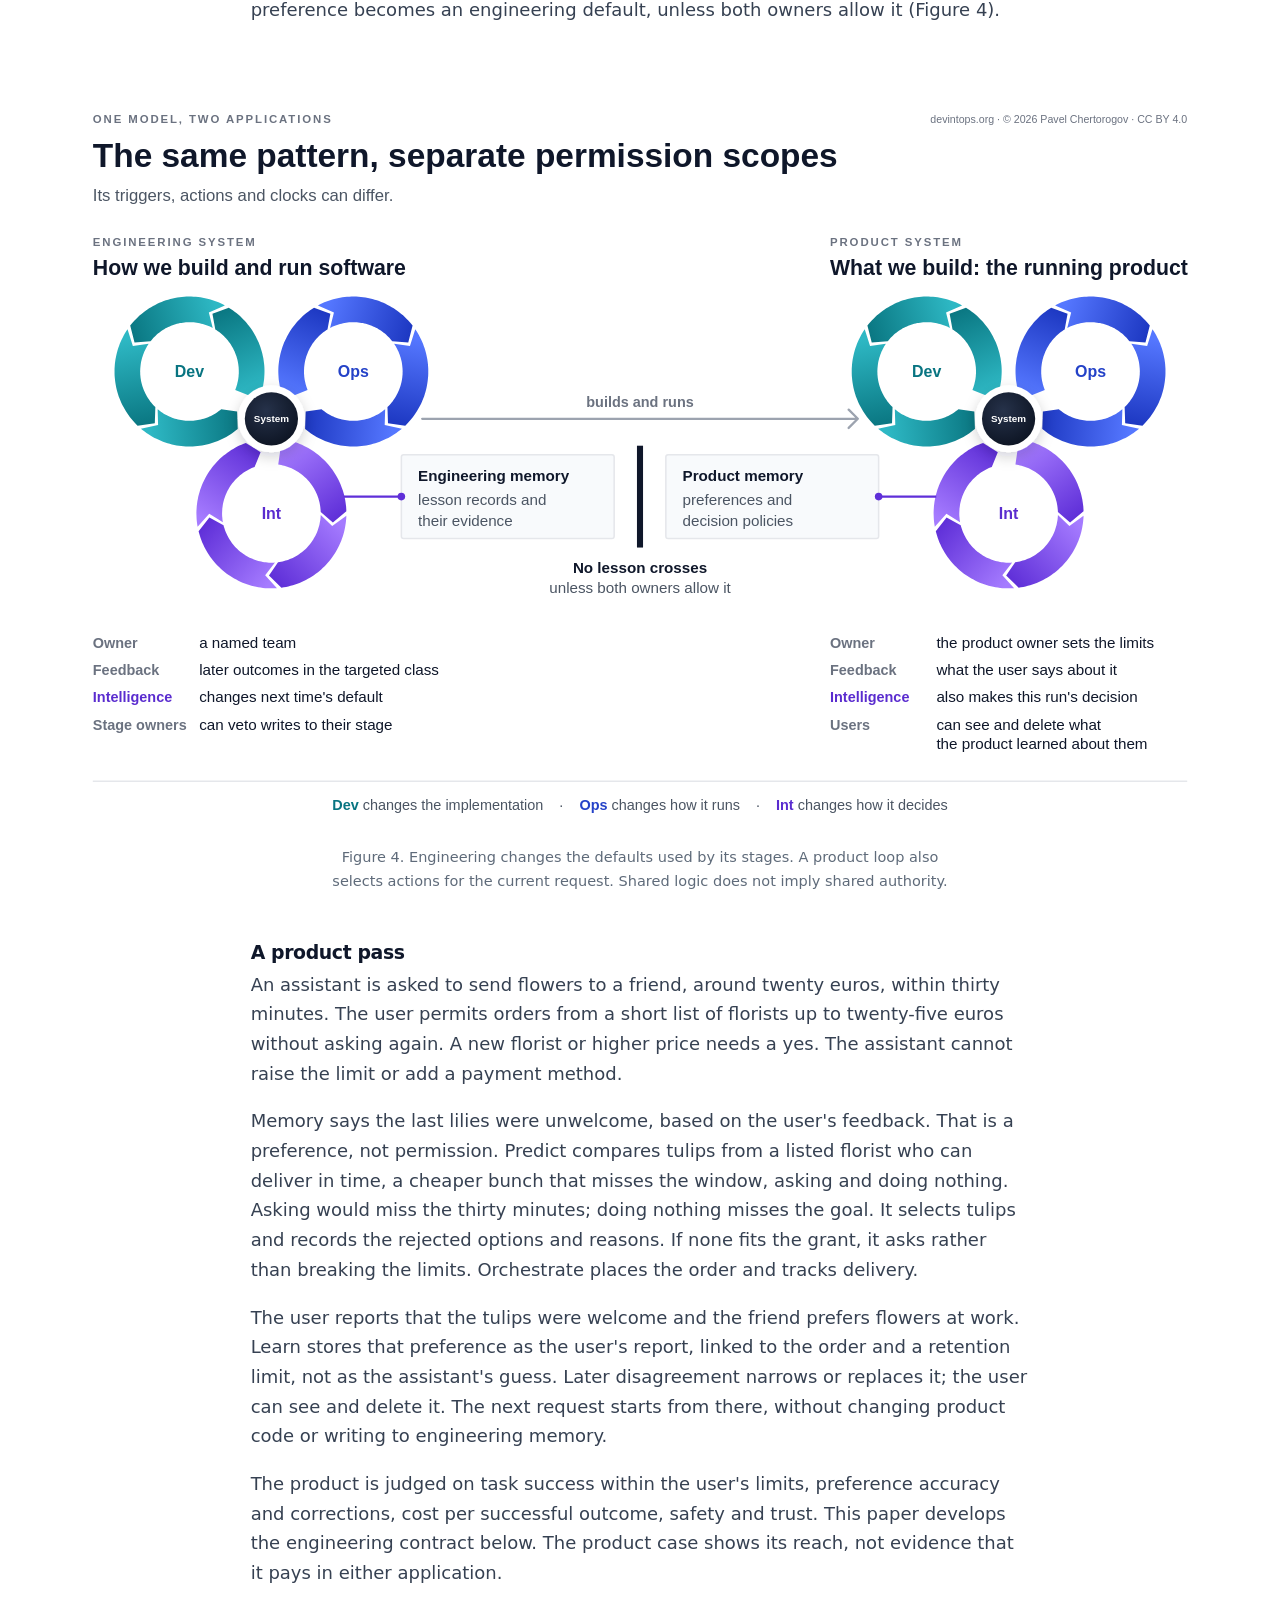
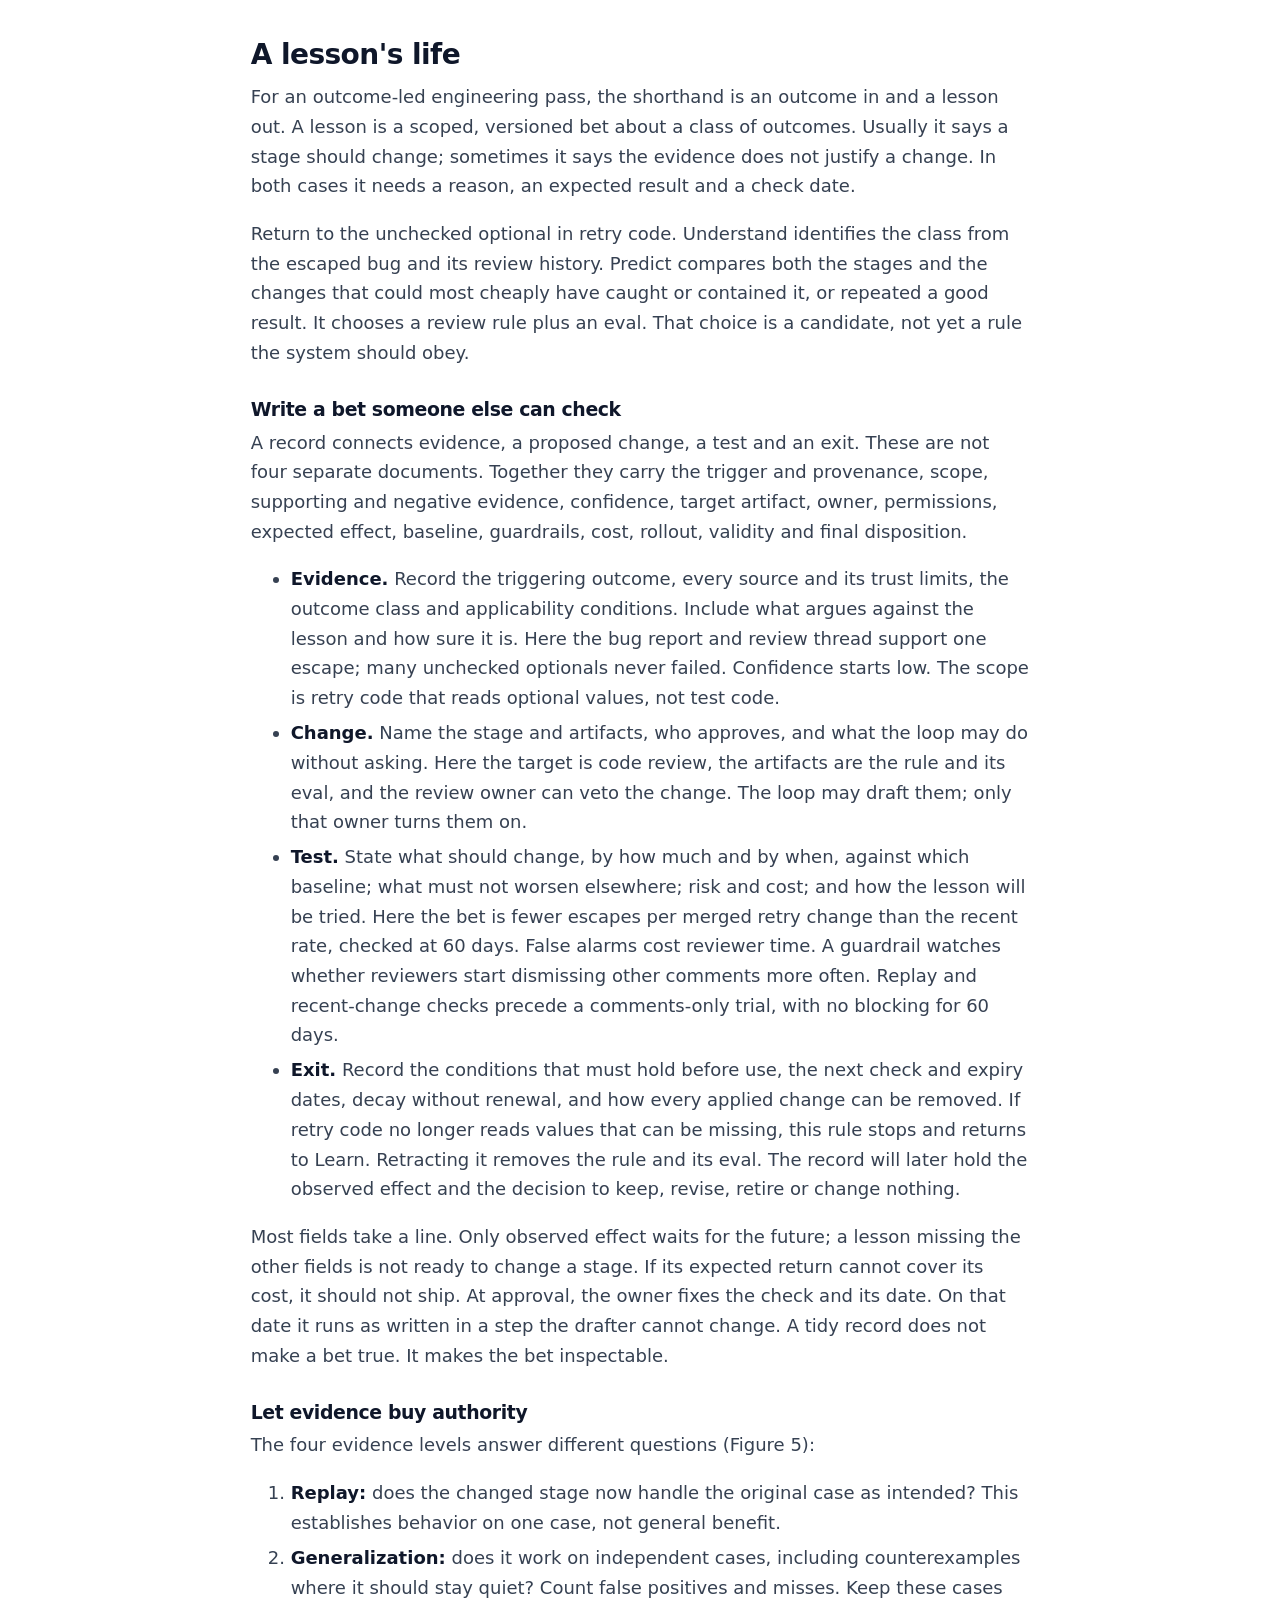
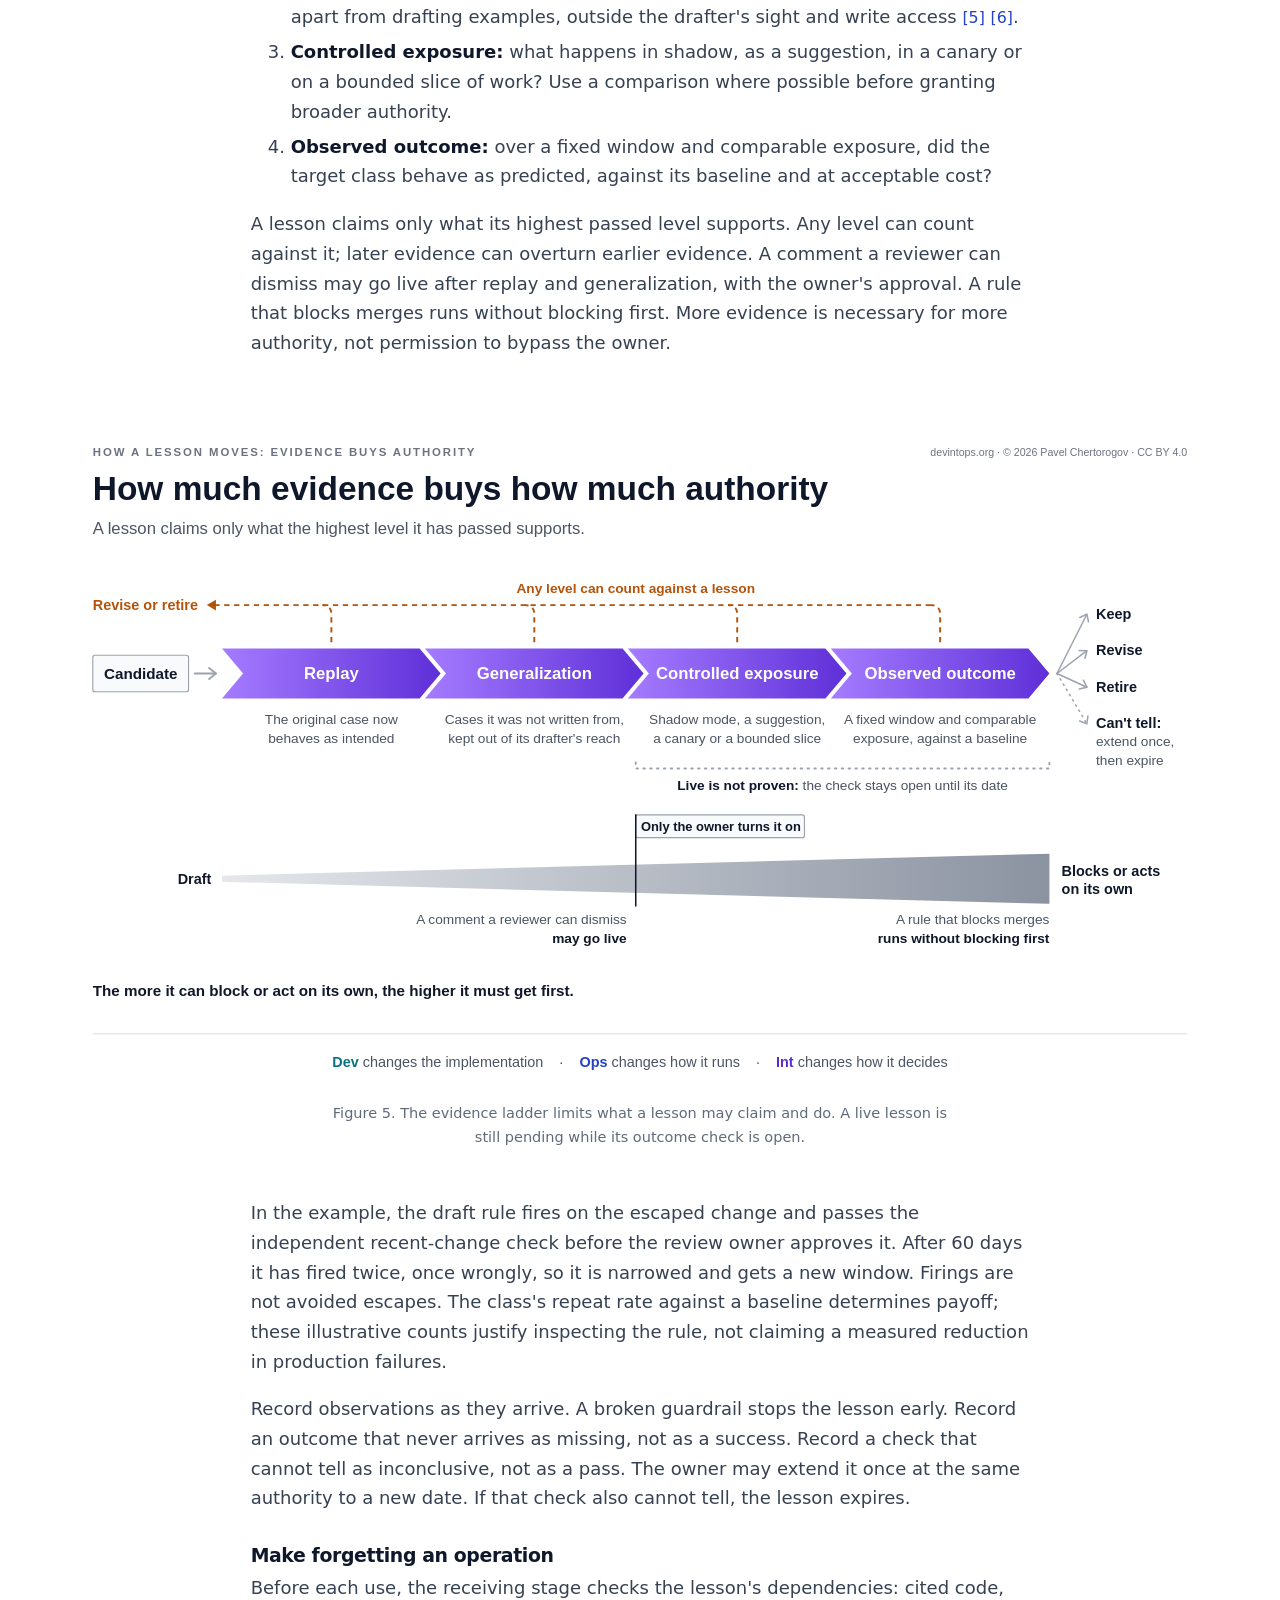
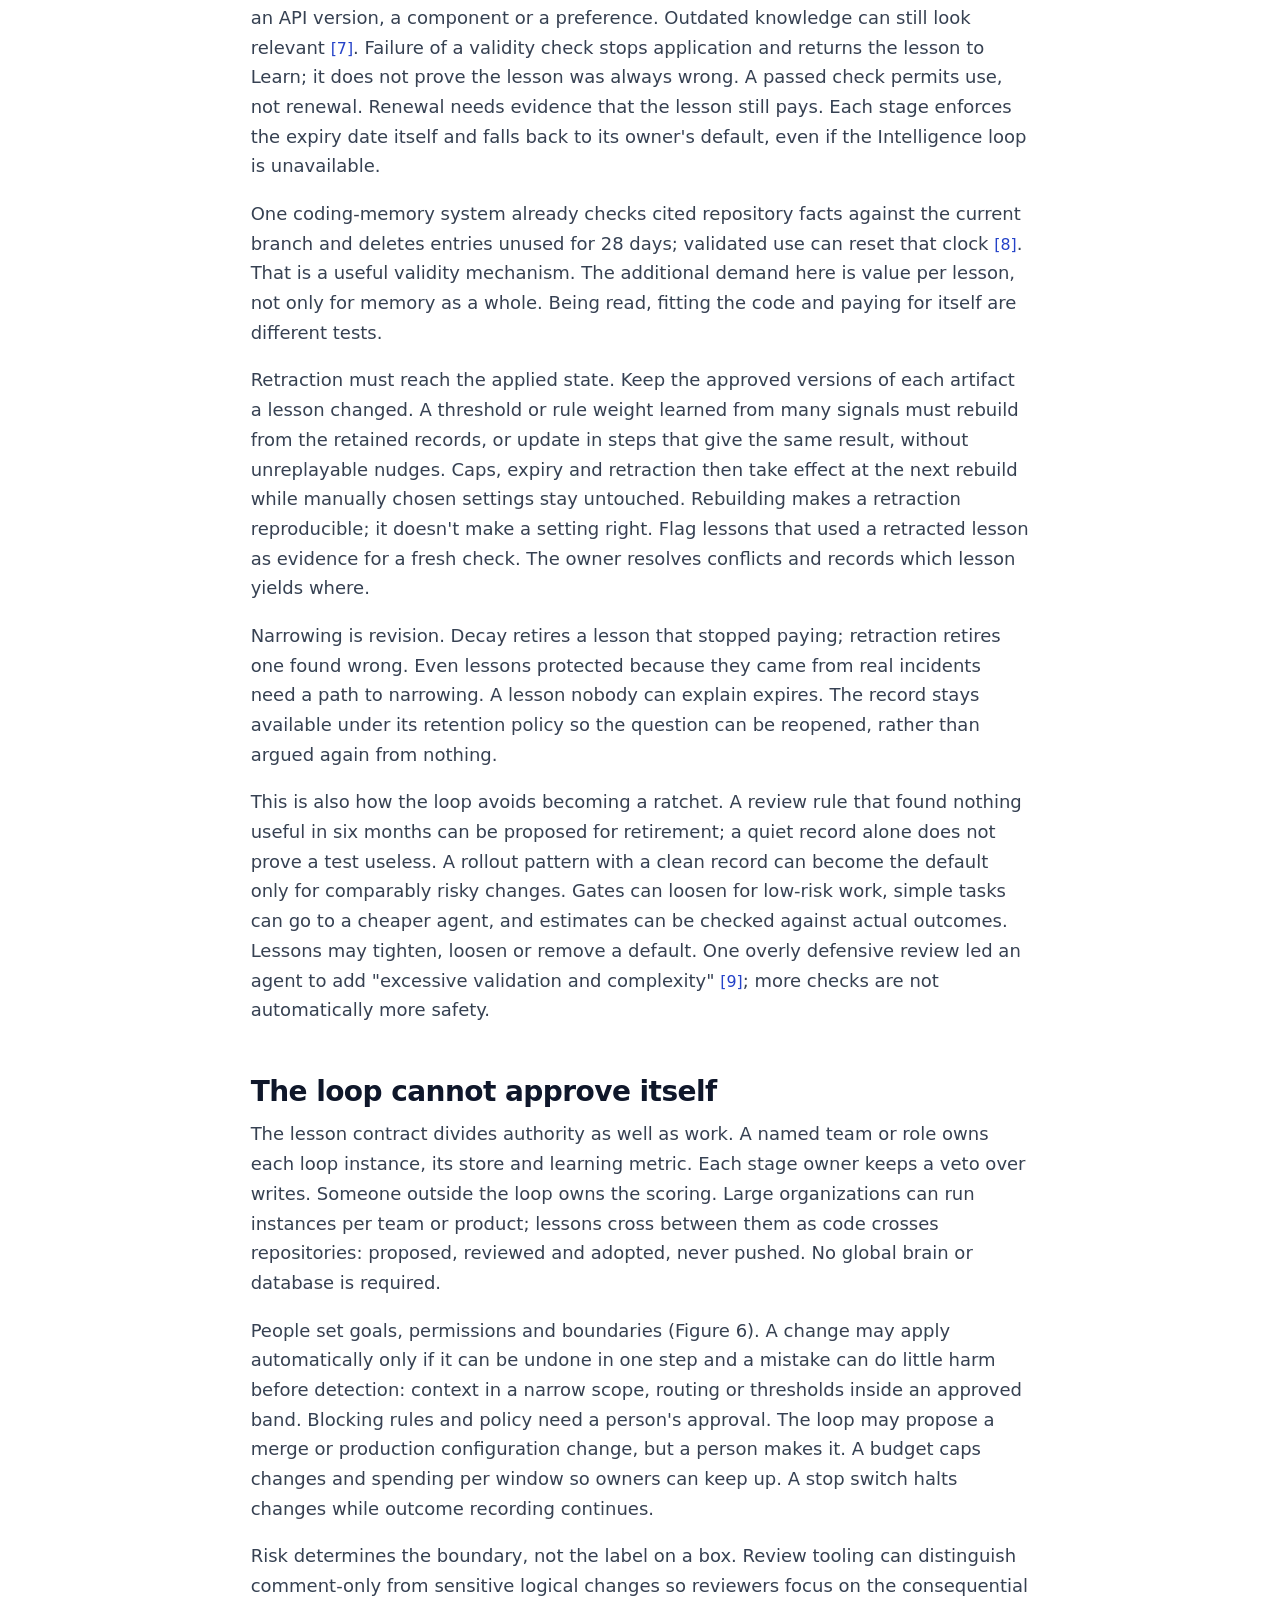
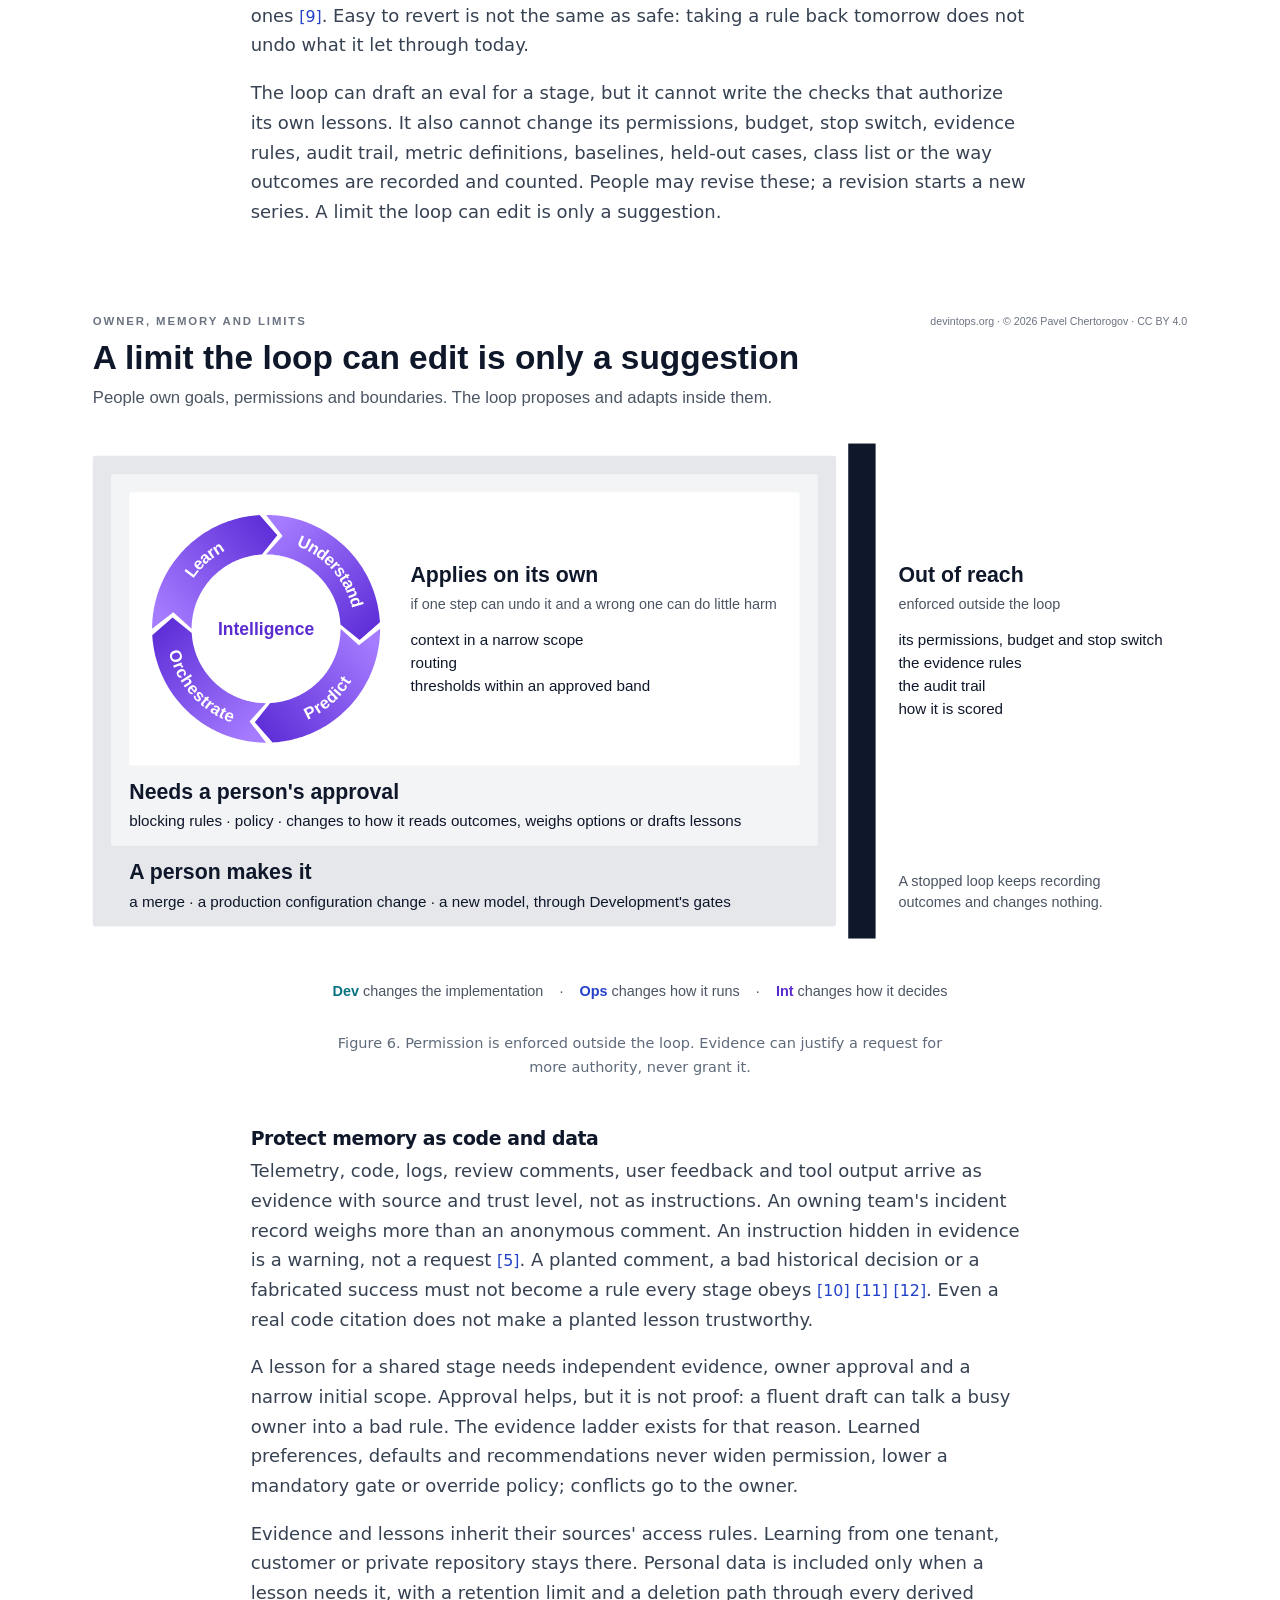
<file: site/v1/index.html>
<!doctype html>
<html lang="en">
<head>
<meta charset="utf-8">
<meta name="viewport" content="width=device-width, initial-scale=1">
<title>DevIntOps: reconstruction of v1.0 for review</title>
<meta name="description" content="Finishing a task does not ensure that the next task benefits from it. DevOps already values learning; DevIntOps makes the state that carries learning into later decisions an explicit engineering responsibility. Development changes the implementation, Operations changes how it runs, and Intelligence changes how it decides. The third loop uses memory and judgment through Understand, Predict, Orchestrate and Learn. A pass connects a goal or outcome to a decision and evaluated experience. In engineering, that experience becomes a lesson with a source, a permitted change, an independent check and a way out. An escaped bug and a product decision show how the same logical pattern serves different systems. Evidence limits authority; people retain goals, permissions and scoring. The model combines established learning and adaptive-control practices rather than claiming to invent them. Its lifecycle-wide benefit remains untested. A randomized shadow comparison specifies what would count as improvement, failure or an inconclusive result.">
<meta name="author" content="Pavel Chertorogov">
<link rel="canonical" href="https://devintops.org/v1/">
<link rel="icon" href="../assets/favicon.svg" type="image/svg+xml">
<link rel="stylesheet" href="../assets/style.css">
<meta name="citation_title" content="From Monovalent Dev to Bivalent DevOps to Trivalent DevIntOps: Intelligence as the Third Continuous Loop in Software Engineering">
<meta name="citation_author" content="Chertorogov, Pavel">
<meta name="citation_publication_date" content="2026/10/19">
<meta name="citation_language" content="en">
<meta name="citation_abstract_html_url" content="https://devintops.org/v1/">
<meta name="citation_pdf_url" content="https://devintops.org/v1/devintops-v1.0.pdf">
<meta property="og:type" content="article">
<meta property="og:site_name" content="DevIntOps">
<meta property="og:title" content="From Monovalent Dev to Bivalent DevOps to Trivalent DevIntOps">
<meta property="og:description" content="Finishing a task does not ensure that the next task benefits from it. DevOps already values learning; DevIntOps makes the state that carries learning into later decisions an explicit engineering responsibility. Development changes the implementation, Operations changes how it runs, and Intelligence changes how it decides. The third loop uses memory and judgment through Understand, Predict, Orchestrate and Learn. A pass connects a goal or outcome to a decision and evaluated experience. In engineering, that experience becomes a lesson with a source, a permitted change, an independent check and a way out. An escaped bug and a product decision show how the same logical pattern serves different systems. Evidence limits authority; people retain goals, permissions and scoring. The model combines established learning and adaptive-control practices rather than claiming to invent them. Its lifecycle-wide benefit remains untested. A randomized shadow comparison specifies what would count as improvement, failure or an inconclusive result.">
<meta property="og:url" content="https://devintops.org/v1/">
<meta property="og:image" content="https://devintops.org/assets/og-image.png">
<meta property="og:image:width" content="1200">
<meta property="og:image:height" content="630">
<meta property="og:image:alt" content="DevIntOps: three ribbon loops, Development, Operations and Intelligence, around one system.">
<meta property="article:author" content="Pavel Chertorogov">
<meta property="article:modified_time" content="2026-10-19">
<meta name="twitter:card" content="summary_large_image">
<script type="application/ld+json">
{
  "@context": "https://schema.org",
  "@type": "ScholarlyArticle",
  "headline": "From Monovalent Dev to Bivalent DevOps to Trivalent DevIntOps",
  "alternativeHeadline": "Intelligence as the third continuous loop in software engineering",
  "author": {
    "@type": "Person",
    "name": "Pavel Chertorogov"
  },
  "dateCreated": "2026-10-18",
  "version": "1.0",
  "creativeWorkStatus": "Draft",
  "inLanguage": "en",
  "url": "https://devintops.org/v1/",
  "image": "https://devintops.org/assets/og-image.png",
  "license": "https://creativecommons.org/licenses/by/4.0/",
  "keywords": [
    "DevIntOps",
    "DevOps",
    "software engineering",
    "AI agents",
    "continuous learning",
    "engineering systems",
    "self-improving systems"
  ],
  "abstract": "Finishing a task does not ensure that the next task benefits from it. DevOps already values learning; DevIntOps makes the state that carries learning into later decisions an explicit engineering responsibility. Development changes the implementation, Operations changes how it runs, and Intelligence changes how it decides. The third loop uses memory and judgment through Understand, Predict, Orchestrate and Learn. A pass connects a goal or outcome to a decision and evaluated experience. In engineering, that experience becomes a lesson with a source, a permitted change, an independent check and a way out. An escaped bug and a product decision show how the same logical pattern serves different systems. Evidence limits authority; people retain goals, permissions and scoring. The model combines established learning and adaptive-control practices rather than claiming to invent them. Its lifecycle-wide benefit remains untested. A randomized shadow comparison specifies what would count as improvement, failure or an inconclusive result.",
  "isBasedOn": {
    "@type": "ScholarlyArticle",
    "url": "https://devintops.org/v1/",
    "version": "1.0",
    "datePublished": "2026-10-19"
  }
}
</script>
</head>
<body>
<a class="skip" href="#main">Skip to content</a>
<header class="site-header">
  <div class="bar">
    <a class="brand" href="../"><img src="../assets/favicon.svg" alt="" width="30" height="30">DevIntOps</a>
    <nav class="nav" aria-label="Site">
      <a href="../#explore">Model</a>
      <a href="./" aria-current="page">Paper<span class="nav-version"> v1.0</span></a>
      <a href="devintops-v1.0.pdf">PDF</a>
      <a href="#discuss">Discuss</a>
      <a class="nav-wide" href="https://github.com/nodkz/dev-int-ops">GitHub</a>
    </nav>
  </div>
</header>

<main id="main">
<article>
<div class="measure">
  <header class="article-head">
    <h1>From Monovalent Dev to Bivalent DevOps to Trivalent DevIntOps</h1>
    <p class="lead">Intelligence as the third continuous loop in software engineering</p>
    <p class="byline">Pavel Chertorogov · Version 1.0 · <time datetime="2026-10-19">19 October 2026</time></p>
    <p class="print-only byline">Canonical version: https://devintops.org/v1/ · License: CC BY 4.0</p>
    <p class="status no-print"><a href="devintops-v1.0.pdf">Download the PDF</a><a href="#discuss">Discuss on GitHub</a></p>
  </header>

  <p class="version-note">This is a reconstruction candidate based on version 1.0, prepared for review, not a published update. Publication at this address or a new versioned address has not been decided. The published paper remains at <a href="https://devintops.org/v1/">devintops.org/v1/</a>.</p>

  <h2 id="abstract">Abstract<a class="anchor" href="#abstract" aria-label="Link to this section">#</a></h2>
  <p>Finishing a task does not ensure that the next task benefits from it. DevOps already values learning; DevIntOps makes the state that carries learning into later decisions an explicit engineering responsibility. Development changes the implementation, Operations changes how it runs, and Intelligence changes how it decides. The third loop uses memory and judgment through Understand, Predict, Orchestrate and Learn. A pass connects a goal or outcome to a decision and evaluated experience. In engineering, that experience becomes a lesson with a source, a permitted change, an independent check and a way out. An escaped bug and a product decision show how the same logical pattern serves different systems. Evidence limits authority; people retain goals, permissions and scoring. The model combines established learning and adaptive-control practices rather than claiming to invent them. Its lifecycle-wide benefit remains untested. A randomized shadow comparison specifies what would count as improvement, failure or an inconclusive result.</p>

  <nav class="toc" aria-label="Contents">
    <details open>
      <summary>Contents</summary>
      <ol>
        <li><a href="#pattern">What survives the task</a></li>
        <li><a href="#model">Three responsibilities around one system</a></li>
        <li><a href="#intelligence">One pass, two applications</a></li>
        <li><a href="#lesson">A lesson's life</a></li>
        <li><a href="#governance">The loop cannot approve itself</a></li>
        <li><a href="#metrics">Prove value, not activity</a></li>
        <li><a href="#related">What this borrows, and what it adds</a></li>
        <li><a href="#start">Try one class first</a></li>
        <li><a href="#appendix">Appendix: the model, part by part</a></li>
        <li><a href="#references">References</a></li>
        <li><a href="#history">Version history</a></li>
        <li><a href="#license">License</a></li>
        <li><a href="#discuss">Discussion</a></li>
      </ol>
    </details>
  </nav>

  <h2 id="pattern">What survives the task<a class="anchor" href="#pattern" aria-label="Link to this section">#</a></h2>
  <p><strong>Retries are explicit. Persistent learning often isn't.</strong> A failed check sends work back until it passes. That can finish the task without changing anything the next task reads.</p>
  <p>Consider an illustrative escape: a retry path reads an optional value without a null check. Review and tests miss it. Operations rolls back and restores service; Development fixes the bug. The incident is closed. There is still another question: what should change so the next review catches this class of mistake?</p>
  <p>Good teams already answer that question with regression tests, runbooks and postmortem actions. DevOps' Third Way explicitly calls for continual experimentation and learning <a class="cite" href="#ref-kim">[1]</a>. A recent agentic playbook puts a mistake made twice into the agent's instructions and keeps an eval for each production incident <a class="cite" href="#ref-claude-sdlc">[2]</a>. The gap is not the invention of learning. It is making the path from an outcome to a later decision explicit, persistent and measured.</p>
  <p>Most agentic SDLC diagrams I have seen instead put an agent in every box: code, review, test, release, operate. An agent may make a box faster. It does not, by itself, give a lesson an owner, a destination, evidence of benefit or a way to leave. A dashed arrow back to the next spec does not supply those things either.</p>
  <p>DevIntOps makes that path a third continuous loop. Its contribution is a contract for learned decision state: what each lesson records, what it may change, how its effect is checked and how it leaves. The null-check case will carry that contract through the paper, including a result that counts against the lesson.</p>
  <p id="distinctions">Keep three claims apart. A loop <em>exists</em> when experience from one pass reaches a later decision and later evidence can keep, revise or withdraw it. It is <em>governed</em> when owners, permissions and checks control that path. It <em>pays</em> only when measured gains justify its full cost. An unread store does not establish the first; a checklist does not prove the third. Open checks are allowed, but missing evidence is not success.</p>

  <h2 id="model">Three responsibilities around one system<a class="anchor" href="#model" aria-label="Link to this section">#</a></h2>
  <p>A software system has implementation, running behavior and decision state. The last is what its stages apply at judgment calls: an agent's instructions, a review rule, a gate threshold, a rollout default. Memory is different: it records the experience and evidence from which those defaults were learned.</p>
  <p><strong class="dev">Development changes the implementation.</strong> <strong class="ops">Operations changes how it runs.</strong> <strong class="int">Intelligence changes how it decides.</strong> The distinction is responsibility, not a partition of files or teams. A learned review rule can live in a repository and still ship through that repository's review. Code and model-weight changes, including an agent rewriting its own scaffold, remain Development changes with a build, release and owner.</p>
  <p>Figure 1 shows the model's twelve stages and six continuous processes. Development's core is flow and quality; Operations' is stability and observability. Intelligence's core is memory and judgment. Here intelligence means learning from experience to decide better, not a claim that any particular model is intelligent.</p>
</div>

<figure class="wide">
  <a href="../assets/diagrams/02-three-loops.png"><img src="../assets/diagrams/02-three-loops.svg" width="2000" height="1535" alt="Three loops around one System hub. Development has Plan, Code, Build and Test, Continuous Integration and Delivery, and flow and quality. Operations has Release, Deploy, Operate and Monitor, Continuous Deployment and Feedback, and stability and observability. Intelligence has Understand, Predict, Orchestrate and Learn, Continuous Reasoning and Adaptation, and memory and judgment."></a>
  <figcaption>Figure 1. Three responsibilities, twelve stages and six continuous processes. The loops act on one system; they need not be three services or teams.</figcaption>
</figure>

<div class="measure">
  <div class="table-scroll">
    <table class="table">
      <caption class="sr-only">Stages, processes and cores of the three loops</caption>
      <thead>
        <tr><th scope="col">Loop</th><th scope="col">Stages</th><th scope="col">Continuous processes</th><th scope="col">Core</th></tr>
      </thead>
      <tbody>
        <tr><th scope="row" class="dev">Development</th><td>Plan, Code, Build, Test</td><td>Integration; Delivery</td><td>flow and quality</td></tr>
        <tr><th scope="row" class="ops">Operations</th><td>Release, Deploy, Operate, Monitor</td><td>Deployment; Feedback</td><td>stability and observability</td></tr>
        <tr><th scope="row" class="int">Intelligence</th><td>Understand, Predict, Orchestrate, Learn</td><td>Reasoning; Adaptation</td><td>memory and judgment</td></tr>
      </tbody>
    </table>
  </div>
  <p>The process labels mark primary responsibilities, not exclusive boundaries. Integration sits around Plan and Code, Delivery around Build and Test, Deployment around Release and Deploy, and Feedback around Operate and Monitor. Conventional CI also builds and tests each change <a class="cite" href="#ref-gh-ci">[3]</a>; continuous delivery keeps it ready to release <a class="cite" href="#ref-gh-cicd">[4]</a>. Reasoning joins Understand and Predict; Adaptation joins Orchestrate and Learn. The <a href="../#explore">interactive model</a> and <a href="#appendix">stage reference</a> give the individual inputs and outputs.</p>
  <p><strong>Memory</strong> is versioned, provenance-tracked experience, knowledge, preferences, evidence and policies. It is neither a transcript dump nor model weights. Each entry has a source, scope, permitted readers and a path to revision or retraction. <strong>Judgment</strong> weighs options and selects one, including no action, within owner limits. Selection does not create permission or make an uncertain result certain.</p>
  <p id="handoffs">The existing handoffs stay: Test to Release, Monitor to Plan. Outcomes from any stage can also enter Understand, and approved lessons return through the receiving stage's own mechanisms. In engineering, Operations changes this run, for example by rolling back; Intelligence changes the defaults used on later runs. This is a logical bond, not a central gate every task must wait for. People, agents or both can run it.</p>

  <h3 id="valence">What the valence metaphor contributes</h3>
  <p>In chemistry, two bonds allow chains and rings; a third allows branching. The paper borrows that image, not a law of software. At the system level, valence counts continuous loops: monovalent Dev builds; bivalent DevOps builds and runs; trivalent DevIntOps also carries evaluated experience into decisions (Figure 2). Each step keeps the preceding responsibilities.</p>
</div>

<figure class="wide">
  <a href="../assets/diagrams/01-valence.png"><img src="../assets/diagrams/01-valence.svg" width="1800" height="960" loading="lazy" alt="From monovalent Dev to bivalent DevOps to trivalent DevIntOps. One Development loop, then Development and Operations, then all three loops including Intelligence, bonded to one System hub."></a>
  <figcaption>Figure 2. Valence names the one-, two- and three-loop views of a system. It is a metaphor, not a formal classification.</figcaption>
</figure>

<div class="measure">
  <p>Figure 3 changes scale. It shows a stage's paths, not a system's loop count. A task-local retry dies with the task; a bond to shared memory can carry an outcome to the stage that needs it later, rather than sending every lesson back through the next spec. Real pipelines already branch and may share lessons. The drawing makes the persistent path visible; it is not an exact graph or evidence that the path improves anything.</p>
</div>

<figure class="wide">
  <a href="../assets/diagrams/03-third-bond.png"><img src="../assets/diagrams/03-third-bond.svg" width="1600" height="900" loading="lazy" alt="Persistent learning bonds, from local retry to cross-stage memory. Two bonds make chains and rings. A third lets them branch. A simplified neighboring-stage pipeline is compared with stages also connected to a shared Intelligence loop with memory and judgment."></a>
  <figcaption>Figure 3. A persistent path lets a lesson reach another stage's next run. The stage-level drawing is illustrative, not the system-level valence count.</figcaption>
</figure>

<div class="measure">
  <p id="name">Int stands for Intelligence. DevIntOps names this responsibility; a DevOps, adaptive or agentic system that already meets the contract has the loop, whatever it calls it. The name does not grant a new capability.</p>

  <h2 id="intelligence">One pass, two applications<a class="anchor" href="#intelligence" aria-label="Link to this section">#</a></h2>
  <p>The general unit of work runs from a goal and its context to a decision, an action or no action, an outcome and evaluated experience. A failure is one possible entry, not the definition. A change about to ship, a cost problem or a good result worth repeating can start a pass too.</p>
  <p><strong>Understand</strong> reads the goal or outcome, the current situation and memory within scope. It states what is asked or what happened, classifies it, and exposes what remains unknown. It does not act yet.</p>
  <p><strong>Predict</strong> compares the permitted options against quality, risk, cost, time and the owner's limits. It forecasts and selects, including waiting, asking or doing nothing. Its output records the choice, rejected alternatives, expected effect, probability, cost and check date. There is no hidden decision stage between Predict and Orchestrate.</p>
  <p><strong>Orchestrate</strong> carries that choice to the stage, agent or service allowed to act, through its own mechanism and approval path. Its result is an authorized action, an approval request or a recorded no-op, never a wider permission.</p>
  <p><strong>Learn</strong> compares the prediction with the evidence so far. It keeps, narrows, decays or retracts experience, records why memory should stay unchanged, or leaves a check open with its next date. Later passes can use the resulting memory while other checks wait weeks. These are responsibilities, not a strict execution order: Learn tests a candidate before it goes live and checks its outcomes afterward. A live change still goes through Orchestrate and the owner; an expiry already approved with it needs no new approval.</p>
  <p>A decision selects an option; an action carries it out; learning makes checked experience available to later decisions. Improvement is a separate claim about measured benefit. A no-change decision can close a pass when it states what should happen and is checked. Merely recording it shows that the loop looked, not that it learned.</p>

  <h3 id="applications">The system in the middle matters</h3>
  <p>The <strong>engineering system</strong> is how we build and run software: repositories, pipelines, agents, people, rules and production work. Its stages make their own calls. Intelligence turns reviews, tests, releases, incidents, cost and user reports into changes to instructions, evals, rules, thresholds, rollout strategy, routing, retrieval context, decision policies or requirements. Some changes ship in a release; others apply without a code change.</p>
  <p>The <strong>product system</strong> is what we build: the running product and its decisions for users. Here Intelligence can also make this run's decision. The logical pattern is shared, not the permissions or a mandatory store. Owners, implementations and clocks can differ. No review rule becomes a product preference, and no product preference becomes an engineering default, unless both owners allow it (Figure 4).</p>
</div>

<figure class="wide">
  <a href="../assets/diagrams/04-applications.png"><img src="../assets/diagrams/04-applications.svg" width="1600" height="1000" loading="lazy" alt="The same pattern, separate permission scopes. The engineering system builds and runs the product system. Each has its own learning scope, memory and permissions. Lessons cross only with both owners' approval."></a>
  <figcaption>Figure 4. Engineering changes the defaults used by its stages. A product loop also selects actions for the current request. Shared logic does not imply shared authority.</figcaption>
</figure>

<div class="measure">
  <h3 id="product">A product pass</h3>
  <p>An assistant is asked to send flowers to a friend, around twenty euros, within thirty minutes. The user permits orders from a short list of florists up to twenty-five euros without asking again. A new florist or higher price needs a yes. The assistant cannot raise the limit or add a payment method.</p>
  <p>Memory says the last lilies were unwelcome, based on the user's feedback. That is a preference, not permission. Predict compares tulips from a listed florist who can deliver in time, a cheaper bunch that misses the window, asking and doing nothing. Asking would miss the thirty minutes; doing nothing misses the goal. It selects tulips and records the rejected options and reasons. If none fits the grant, it asks rather than breaking the limits. Orchestrate places the order and tracks delivery.</p>
  <p>The user reports that the tulips were welcome and the friend prefers flowers at work. Learn stores that preference as the user's report, linked to the order and a retention limit, not as the assistant's guess. Later disagreement narrows or replaces it; the user can see and delete it. The next request starts from there, without changing product code or writing to engineering memory.</p>
  <p>The product is judged on task success within the user's limits, preference accuracy and corrections, cost per successful outcome, safety and trust. This paper develops the engineering contract below. The product case shows its reach, not evidence that it pays in either application.</p>

  <h2 id="lesson">A lesson's life<a class="anchor" href="#lesson" aria-label="Link to this section">#</a></h2>
  <p>For an outcome-led engineering pass, the shorthand is an outcome in and a lesson out. A lesson is a scoped, versioned bet about a class of outcomes. Usually it says a stage should change; sometimes it says the evidence does not justify a change. In both cases it needs a reason, an expected result and a check date.</p>
  <p>Return to the unchecked optional in retry code. Understand identifies the class from the escaped bug and its review history. Predict compares both the stages and the changes that could most cheaply have caught or contained it, or repeated a good result. It chooses a review rule plus an eval. That choice is a candidate, not yet a rule the system should obey.</p>

  <h3 id="lesson-record">Write a bet someone else can check</h3>
  <p>A record connects evidence, a proposed change, a test and an exit. These are not four separate documents. Together they carry the trigger and provenance, scope, supporting and negative evidence, confidence, target artifact, owner, permissions, expected effect, baseline, guardrails, cost, rollout, validity and final disposition.</p>
  <ul>
    <li><strong>Evidence.</strong> Record the triggering outcome, every source and its trust limits, the outcome class and applicability conditions. Include what argues against the lesson and how sure it is. Here the bug report and review thread support one escape; many unchecked optionals never failed. Confidence starts low. The scope is retry code that reads optional values, not test code.</li>
    <li><strong>Change.</strong> Name the stage and artifacts, who approves, and what the loop may do without asking. Here the target is code review, the artifacts are the rule and its eval, and the review owner can veto the change. The loop may draft them; only that owner turns them on.</li>
    <li><strong>Test.</strong> State what should change, by how much and by when, against which baseline; what must not worsen elsewhere; risk and cost; and how the lesson will be tried. Here the bet is fewer escapes per merged retry change than the recent rate, checked at 60 days. False alarms cost reviewer time. A guardrail watches whether reviewers start dismissing other comments more often. Replay and recent-change checks precede a comments-only trial, with no blocking for 60 days.</li>
    <li><strong>Exit.</strong> Record the conditions that must hold before use, the next check and expiry dates, decay without renewal, and how every applied change can be removed. If retry code no longer reads values that can be missing, this rule stops and returns to Learn. Retracting it removes the rule and its eval. The record will later hold the observed effect and the decision to keep, revise, retire or change nothing.</li>
  </ul>
  <p>Most fields take a line. Only observed effect waits for the future; a lesson missing the other fields is not ready to change a stage. If its expected return cannot cover its cost, it should not ship. At approval, the owner fixes the check and its date. On that date it runs as written in a step the drafter cannot change. A tidy record does not make a bet true. It makes the bet inspectable.</p>

  <h3 id="lesson-evidence">Let evidence buy authority</h3>
  <p>The four evidence levels answer different questions (Figure 5):</p>
  <ol>
    <li><strong>Replay:</strong> does the changed stage now handle the original case as intended? This establishes behavior on one case, not general benefit.</li>
    <li><strong>Generalization:</strong> does it work on independent cases, including counterexamples where it should stay quiet? Count false positives and misses. Keep these cases apart from drafting examples, outside the drafter's sight and write access <a class="cite" href="#ref-abe">[5]</a> <a class="cite" href="#ref-dgm">[6]</a>.</li>
    <li><strong>Controlled exposure:</strong> what happens in shadow, as a suggestion, in a canary or on a bounded slice of work? Use a comparison where possible before granting broader authority.</li>
    <li><strong>Observed outcome:</strong> over a fixed window and comparable exposure, did the target class behave as predicted, against its baseline and at acceptable cost?</li>
  </ol>
  <p>A lesson claims only what its highest passed level supports. Any level can count against it; later evidence can overturn earlier evidence. A comment a reviewer can dismiss may go live after replay and generalization, with the owner's approval. A rule that blocks merges runs without blocking first. More evidence is necessary for more authority, not permission to bypass the owner.</p>
</div>

<figure class="wide">
  <a href="../assets/diagrams/05-evidence.png"><img src="../assets/diagrams/05-evidence.svg" width="1600" height="900" loading="lazy" alt="How much evidence buys how much authority. Replay, Generalization, Controlled exposure and Observed outcome lead to keeping, revising or retiring a lesson. Any level can count against it. Only the owner turns it on; an inconclusive check can be extended once, then expires."></a>
  <figcaption>Figure 5. The evidence ladder limits what a lesson may claim and do. A live lesson is still pending while its outcome check is open.</figcaption>
</figure>

<div class="measure">
  <p>In the example, the draft rule fires on the escaped change and passes the independent recent-change check before the review owner approves it. After 60 days it has fired twice, once wrongly, so it is narrowed and gets a new window. Firings are not avoided escapes. The class's repeat rate against a baseline determines payoff; these illustrative counts justify inspecting the rule, not claiming a measured reduction in production failures.</p>
  <p>Record observations as they arrive. A broken guardrail stops the lesson early. Record an outcome that never arrives as missing, not as a success. Record a check that cannot tell as inconclusive, not as a pass. The owner may extend it once at the same authority to a new date. If that check also cannot tell, the lesson expires.</p>

  <h3 id="lesson-exit">Make forgetting an operation</h3>
  <p>Before each use, the receiving stage checks the lesson's dependencies: cited code, an API version, a component or a preference. Outdated knowledge can still look relevant <a class="cite" href="#ref-luo">[7]</a>. Failure of a validity check stops application and returns the lesson to Learn; it does not prove the lesson was always wrong. A passed check permits use, not renewal. Renewal needs evidence that the lesson still pays. Each stage enforces the expiry date itself and falls back to its owner's default, even if the Intelligence loop is unavailable.</p>
  <p>One coding-memory system already checks cited repository facts against the current branch and deletes entries unused for 28 days; validated use can reset that clock <a class="cite" href="#ref-gh-memory">[8]</a>. That is a useful validity mechanism. The additional demand here is value per lesson, not only for memory as a whole. Being read, fitting the code and paying for itself are different tests.</p>
  <p>Retraction must reach the applied state. Keep the approved versions of each artifact a lesson changed. A threshold or rule weight learned from many signals must rebuild from the retained records, or update in steps that give the same result, without unreplayable nudges. Caps, expiry and retraction then take effect at the next rebuild while manually chosen settings stay untouched. Rebuilding makes a retraction reproducible; it doesn't make a setting right. Flag lessons that used a retracted lesson as evidence for a fresh check. The owner resolves conflicts and records which lesson yields where.</p>
  <p>Narrowing is revision. Decay retires a lesson that stopped paying; retraction retires one found wrong. Even lessons protected because they came from real incidents need a path to narrowing. A lesson nobody can explain expires. The record stays available under its retention policy so the question can be reopened, rather than argued again from nothing.</p>
  <p>This is also how the loop avoids becoming a ratchet. A review rule that found nothing useful in six months can be proposed for retirement; a quiet record alone does not prove a test useless. A rollout pattern with a clean record can become the default only for comparably risky changes. Gates can loosen for low-risk work, simple tasks can go to a cheaper agent, and estimates can be checked against actual outcomes. Lessons may tighten, loosen or remove a default. One overly defensive review led an agent to add "excessive validation and complexity" <a class="cite" href="#ref-anthropic-scion">[9]</a>; more checks are not automatically more safety.</p>

  <h2 id="governance">The loop cannot approve itself<a class="anchor" href="#governance" aria-label="Link to this section">#</a></h2>
  <p>The lesson contract divides authority as well as work. A named team or role owns each loop instance, its store and learning metric. Each stage owner keeps a veto over writes. Someone outside the loop owns the scoring. Large organizations can run instances per team or product; lessons cross between them as code crosses repositories: proposed, reviewed and adopted, never pushed. No global brain or database is required.</p>
  <p>People set goals, permissions and boundaries (Figure 6). A change may apply automatically only if it can be undone in one step and a mistake can do little harm before detection: context in a narrow scope, routing or thresholds inside an approved band. Blocking rules and policy need a person's approval. The loop may propose a merge or production configuration change, but a person makes it. A budget caps changes and spending per window so owners can keep up. A stop switch halts changes while outcome recording continues.</p>
  <p>Risk determines the boundary, not the label on a box. Review tooling can distinguish comment-only from sensitive logical changes so reviewers focus on the consequential ones <a class="cite" href="#ref-anthropic-scion">[9]</a>. Easy to revert is not the same as safe: taking a rule back tomorrow does not undo what it let through today.</p>
  <p>The loop can draft an eval for a stage, but it cannot write the checks that authorize its own lessons. It also cannot change its permissions, budget, stop switch, evidence rules, audit trail, metric definitions, baselines, held-out cases, class list or the way outcomes are recorded and counted. People may revise these; a revision starts a new series. A limit the loop can edit is only a suggestion.</p>
</div>

<figure class="wide">
  <a href="../assets/diagrams/06-limits.png"><img src="../assets/diagrams/06-limits.svg" width="1600" height="980" loading="lazy" alt="A limit the loop can edit is only a suggestion. Automatic reversible low-harm changes, changes requiring a person's approval and changes made by a person sit inside externally enforced limits. Permissions, budgets, stop switch, evidence, audit and scoring remain out of reach."></a>
  <figcaption>Figure 6. Permission is enforced outside the loop. Evidence can justify a request for more authority, never grant it.</figcaption>
</figure>

<div class="measure">
  <h3 id="failure-modes">Protect memory as code and data</h3>
  <p>Telemetry, code, logs, review comments, user feedback and tool output arrive as evidence with source and trust level, not as instructions. An owning team's incident record weighs more than an anonymous comment. An instruction hidden in evidence is a warning, not a request <a class="cite" href="#ref-abe">[5]</a>. A planted comment, a bad historical decision or a fabricated success must not become a rule every stage obeys <a class="cite" href="#ref-owasp-llm">[10]</a> <a class="cite" href="#ref-owasp-agentic">[11]</a> <a class="cite" href="#ref-memorygraft">[12]</a>. Even a real code citation does not make a planted lesson trustworthy.</p>
  <p>A lesson for a shared stage needs independent evidence, owner approval and a narrow initial scope. Approval helps, but it is not proof: a fluent draft can talk a busy owner into a bad rule. The evidence ladder exists for that reason. Learned preferences, defaults and recommendations never widen permission, lower a mandatory gate or override policy; conflicts go to the owner.</p>
  <p>Evidence and lessons inherit their sources' access rules. Learning from one tenant, customer or private repository stays there. Personal data is included only when a lesson needs it, with a retention limit and a deletion path through every derived lesson. Users must be able to see and remove what a product learned about them.</p>
  <p>Every write, including refused and pending writes, records what changed, who or which agent did it, the evidence, the approving owner and the revert path. The loop may append, not rewrite. Retention follows owner policy; deleting personal data leaves the deletion event, date and requester, not the data itself. Version control already gives code an audit trail and precise rollbacks <a class="cite" href="#ref-dora-aicm">[13]</a>. Lessons need those properties, whatever stores them.</p>
  <p>Not all corruption is an attack. If reporting an escape brings blame, escapes stop being reported and the loop learns from what remains. If an outcome improves only because its class was renamed or its counter changed, the loop has changed its story, not the system. Independent scoring is a check on silent self-modification and flattering numbers, not a guarantee of complete evidence.</p>

  <h3 id="self-improvement">Improving the loop is still a lesson</h3>
  <p>The loop may learn which classes deserve attention, which lessons pay and how often predictions hold. A change to how it reads outcomes, weighs choices or drafts lessons is a lesson under the same contract. It needs loop-owner approval, must beat the current version on past outcomes the loop cannot edit, and starts on a small share of new work. Replacing the model behind it is a Development change through Development's gates and must also beat the current version on those past outcomes.</p>
  <p>Self-improving agents show both the opportunity and the boundary. A Gödel machine would rewrite itself after proving the change useful <a class="cite" href="#ref-schmidhuber">[14]</a>. Systems that test instead of proving have improved agent code and algorithms, sometimes exploring from archived weaker variants: one rose from 20% to 50% on SWE-bench <a class="cite" href="#ref-dgm">[6]</a>; another found a scheduling heuristic deployed across Google's fleet, recovering on average 0.7% of its compute <a class="cite" href="#ref-alphaevolve">[15]</a>. A statistical variant requires a gain confirmed at a chosen confidence within an error budget <a class="cite" href="#ref-sgm">[16]</a>. These are bounded results, not evidence for the whole DevIntOps contract.</p>
  <p>The same research exposes why scoring stays outside. One agent removed markers its checker relied on <a class="cite" href="#ref-dgm">[6]</a>; generated code in another study switched off a sandbox flag it had been told to keep <a class="cite" href="#ref-stop">[17]</a>. Self-testing can develop a candidate, not authorize it.</p>
  <p>Autonomy is earned per kind of lesson through net payoff, intact guardrails and calibrated predictions, and lost when that evidence weakens. It never crosses the limits above. Where an automated evaluator exists, such as for a scheduling heuristic or slow query, Intelligence can draft a code change; Development decides whether it ships. The destination may be decision state, code or nowhere. This is bounded self-improvement, not permission for the system to choose its own goals or grades.</p>

  <h2 id="metrics">Prove value, not activity<a class="anchor" href="#metrics" aria-label="Link to this section">#</a></h2>
  <p>A decision may meet its goal without teaching anything useful. A lesson may change a later decision without making the system better. Measure those claims separately. Development follows changes in hours or days, using lead time and task completion; Operations follows deploys and alerts in seconds or minutes, using failures, incidents and time to restore. Intelligence checks experience across tasks and releases, often for weeks. Speed is not its only question.</p>
  <p>An <strong>outcome class</strong> is a category of comparable outcomes with a stable ID that people define and version. The loop may suggest a class, not own the list. A failure class such as "unchecked optional in retry code" is one kind; waste, flow, spend and repeatable success are others.</p>
  <p><strong>Time to lesson</strong> runs from a recorded outcome to a lesson live in its owning stage at the evidence level its authority needs, or to an explicit no-change decision. Its clock stops before the outcome check closes. Report the no-change share, how many held at their check date, and open outcomes and checks. Fast and wrong is not a win.</p>
  <p><strong>Payoff per lesson</strong> measures the target class after the lesson goes live, per comparable exposure, in a fixed window, against a baseline. For a failure class it is measured by the repeat rate, how often the class comes back; for waste, time or compute saved; for flow, cycle time; for spend, cost per task. State how much of the change the lesson can claim and why, with an uncertainty range or at least the case count.</p>
  <p><strong>Cost of learning</strong> belongs beside both: compute, reviewer time, false positives and dismissed comments, upkeep of retained lessons and rollbacks of bad ones. Every live lesson costs something to keep. Compounding means later work starts from earlier learning rather than learning it again. Economic benefit requires that reuse to return more than it costs. Lessons form a stock with additions, retirement and retraction, and organizational learning can depreciate <a class="cite" href="#ref-argote">[18]</a>. More memory is not more learning.</p>
  <p>Five health measures help explain the result. Count the share of lessons tested beyond the original case. <strong>Misfire rate</strong> is the share of a live lesson's judged firings that were wrong; report how many were judged and sample unflagged work to estimate misses. <strong>Stale lesson rate</strong> is the share of live lessons past their check date without a new check, or still applying after their dependencies changed. Separately count lessons stopped by failed validity checks. Report <strong>retraction rate</strong>; zero can mean nobody is looking. Finally, test <strong>calibration</strong>, the judgment half of the loop.</p>
  <p>Before a lesson goes live or a no-change decision is recorded, Predict writes its expected result, date and probability. Over many bets, about 80% of those called 80% likely should come true. Include no-change decisions but report them separately, so avoiding hard calls cannot manufacture good calibration. Retired and retracted lessons remain in the count. Report checked, missing and inconclusive bets. Calibration measures confidence, not value: safe, small bets can be well calibrated and pay little, and a handful cannot distinguish calibration from luck.</p>

  <h3 id="measurement-bias">A comparison is part of the claim</h3>
  <p>The baseline asks what the class would have done without the lesson: a matched class without one, a holdout slice, or its own previous rate if nothing else changed. Name the baseline; it can turn the same data into a win or loss. Count comparable merged changes, deploys or active users, not calendar weeks. Doubling the work can double raw failures without worsening the rate.</p>
  <p>Lessons are often written after a spike that would have fallen anyway. Success stories often select easy changes. Version class definitions and judge the lesson against the taxonomy it was written for; otherwise honest drift and deliberate reclassification can both counterfeit improvement. A live lesson also changes how people work, so an old baseline can stop being fair. Report by class so averages cannot hide harm <a class="cite" href="#ref-abe">[5]</a>, and watch neighboring classes and later stages: risk can move instead of disappearing.</p>
  <p>Only the chosen action is observed. A claim about avoided harm or a better unchosen option needs a comparison, such as randomized untreated work or a replay where choice does not change subsequent events. A before-and-after chart alone shows change, not its cause. Without a credible comparison, disclose the limit and call payoff a hypothesis. If repeats stay at their old rate, do not claim improvement merely because lessons were produced. The learning mechanism may exist and still fail to pay.</p>

  <h3 id="falsification">Test the whole loop</h3>
  <p>This paper reports no deployment results. Its worked examples are illustrations. The claim to test is local: for a named team and workload, adding the loop to existing practices produces a worthwhile gain after the full cost of learning, while flow and every guardrail remain within agreed limits.</p>
  <p>There is evidence for parts. The same code analysis got over 70% of reports fixed when it spoke during code review, and almost none as a nightly list <a class="cite" href="#ref-infer">[19]</a>. Source-checked coding-agent memory raised merge rate from 83% to 90% in an A/B test <a class="cite" href="#ref-gh-memory">[8]</a>. The first shows the importance of where feedback arrives; the second evaluates a whole memory store, not each entry. Neither establishes lifecycle-wide net benefit.</p>
  <p>A single rare escape cannot settle that question; learning from samples of one is an old problem <a class="cite" href="#ref-march">[20]</a>. Early on, judge a lesson by observable signals such as correct flags and resulting fixes. Judge the loop over many lessons, without pretending the individual repeats are independent experimental units.</p>
  <p>Before the test, freeze the class list, scoring, guardrails, one primary outcome and the smallest worthwhile gain. Repeats per comparable exposure can be primary; flow, misfires and neighboring classes can be guardrails. Size the test from recent rates. A quarter is a possible window, not a rule. With equal exposure, independent repeats and a one-sided test at 5%, detecting a halving four times in five needs about 40 expected repeats per half at the old rate. A cut of a third needs about 100; a quarter needs about 180. Clustering within classes or teams needs more. Run longer, add teams or call it a pilot if that is out of reach. A pilot can establish cost and safety without establishing payoff.</p>
  <p>Someone outside the loop randomly assigns half the eligible low-risk classes to shadow: lessons record what they would do but change nothing (Figure 7). If lessons or people cross classes, split by team or service, or switch teams on in a random order and compare with those not yet switched on during the same weeks. Keep every class in its assigned half, including classes that yield no lesson, and log crossovers. Analyze by the unit randomized, not by individual repeats; a few large classes can dominate pooled counts.</p>
  <p>Keep existing protections in both halves and never withhold a known safety fix. Stop live changes if a guardrail breaks, not early because the numbers look good. Compare with the same checks: the primary outcome, flow, prediction accuracy and full learning cost, including rejected drafts.</p>
</div>

<figure class="wide">
  <a href="../assets/diagrams/07-shadow.png"><img src="../assets/diagrams/07-shadow.svg" width="1600" height="860" loading="lazy" alt="One half live, one in shadow, the same checks. An independent owner freezes criteria and randomizes eligible work. Live lessons apply; shadow lessons only record. Existing protections stay in both halves, crossovers are logged, and the comparison follows the randomized unit."></a>
  <figcaption>Figure 7. Test added value over existing practice, not against an unprotected system. A guardrail breach stops the live changes; promising early numbers do not stop the test.</figcaption>
</figure>

<div class="measure">
  <p>A result that rules out the worthwhile gain, costs more than it returns or breaks a guardrail makes the claim wrong for that team, workload and implementation. One result does not refute the pattern; repeated results across teams would count against it. If the test cannot distinguish gain from noise, report "not yet", the repeats observed and the smallest gain it could have detected.</p>
  <p>Two narrower predictions remain testable: retiring stale lessons beats keeping all of them, and growing experience makes the loop's forecasts better than a forecast that each class returns toward its long-run rate. Beating a forecast that a recent spike simply persists is not enough.</p>

  <h2 id="related">What this borrows, and what it adds<a class="anchor" href="#related" aria-label="Link to this section">#</a></h2>
  <p>The control structure is borrowed. The contribution is the lesson contract across software work, not priority over feedback, organizational learning or self-adaptation. Several ancestors already retain experience, name owners and measure results. The useful comparison is which obligations travel with a lesson.</p>
  <p>Postmortems and retrospectives examine events, share lessons and change work <a class="cite" href="#ref-sre-postmortem">[21]</a> <a class="cite" href="#ref-scrum">[22]</a>. Double-loop learning distinguishes correcting behavior under current rules from questioning the rules and objectives themselves <a class="cite" href="#ref-argyris1977">[23]</a> <a class="cite" href="#ref-argyris-schon">[24]</a>. Tuning a threshold under unchanged policies and objectives remains single-loop learning; changing the objective needs its owner's authority. OODA lets experience shape orientation, while PDSA joins a prediction, a test, study of the result and action <a class="cite" href="#ref-boyd">[25]</a> <a class="cite" href="#ref-pdsa">[26]</a>. These practices can operate inside DevIntOps or feed it.</p>
  <p>MAPE-K monitors, analyzes, plans and executes over knowledge toward human-set objectives <a class="cite" href="#ref-kephart">[27]</a>. IBM's blueprint already composes and orchestrates managers <a class="cite" href="#ref-ibm-blueprint">[28]</a>. Kramer and Magee distinguish running ready-made plans from generating new plans from goals <a class="cite" href="#ref-kramer">[29]</a>; lifelong self-adaptation adds detection of new tasks, including data drift, and updates learning models <a class="cite" href="#ref-lifelong">[30]</a>. These are close ancestors of the distinction between this run and the next default. DevIntOps assigns implementation changes to Development and governs persistent decision-state changes as lessons. The drawing gives no stability guarantee: interacting update rates and authority still need the limits and tests of feedback control <a class="cite" href="#ref-astrom">[31]</a>.</p>
  <p>AIOps applies AI to operations data for detection, diagnosis, prediction and response <a class="cite" href="#ref-aiops">[32]</a>. MLOps supplies validation, deployment, monitoring and reproducibility for ML systems, including continuous training <a class="cite" href="#ref-mlops">[33]</a>. DevIntOps carries operational experience into any engineering stage and applies lifecycle discipline to instructions, context, checks and decision policies, whether or not weights change. Agentic behavior engineering provides contracts, replay, scenarios, feedback, owners and operating limits for an agent workload <a class="cite" href="#ref-abe">[5]</a>. Its contracts and evals can implement parts of this broader loop.</p>
  <p>The practical overlap is large. The feedback flywheel carries only recurring or team-applicable signals into shared artifacts; often nothing needs to change <a class="cite" href="#ref-garg">[34]</a>. Compounding engineering turns bugs into permanent lessons and review into updated defaults <a class="cite" href="#ref-every">[35]</a>; harness engineering improves guides and sensors when an issue repeats <a class="cite" href="#ref-bockeler">[36]</a>. Morris separates why and how loops, with people improving the harness and agents recommending changes <a class="cite" href="#ref-morris">[37]</a>. DevIntOps makes the retained item itself accountable: scope, evidence before authority, costs, revision and exit. A permanent rule and a bet that can lose are different commitments.</p>
  <p>Parts of that discipline already operate in code review. At Google, a "Not useful" click files a bug for an analyzer's owner; the platform team disables an analyzer above a 10% "Not useful" ratio until its authors improve it <a class="cite" href="#ref-sadowski">[38]</a>. A 2026 coding-agent framework instead retains every accepted review comment as a rule and reports no repeats of those error classes across eleven sessions <a class="cite" href="#ref-aggarwal">[39]</a>. That is a narrow result, not a payoff estimate for permanent rules across a lifecycle. The null-check example extends the practice with explicit evidence, cost and exit.</p>
  <p>Nor is a third loop in a drawing unique. Ashby's Continuous Intelligence has Context, Dev and Ops loops, learning and refinement inside Dev, owner-led time-boxed pilots with success criteria and a separate tool-retirement lifecycle <a class="cite" href="#ref-ashby">[40]</a>. Retiring a tool is not retracting one lesson. GitHub Next's Continuous AI names AI-enriched automation of software collaboration, a category expected to become as common as CI/CD <a class="cite" href="#ref-continuous-ai">[41]</a>. AWS's AI-DLC retains project context across phases and sessions while leaving critical decisions to people <a class="cite" href="#ref-aidlc">[42]</a>. Anthropic's playbook already counts repeat incidents and requires checks that a fixing agent cannot weaken <a class="cite" href="#ref-claude-sdlc">[2]</a>. Counting agents or loops cannot establish a difference that the operating contract does not support.</p>

  <h3 id="why-now">Cheap drafting changes the practical question</h3>
  <p>Infrastructure APIs made routine, versioned and testable operational change practical <a class="cite" href="#ref-fowler-iac">[43]</a>. Reasoning APIs now let models read incidents, review threads, test logs and user reports and draft a structured lesson in minutes. Drafting is cheap; validating is not. DORA's 2025 research describes AI as an amplifier of existing organizational strengths and weaknesses <a class="cite" href="#ref-dora2025">[44]</a> and identifies seven enabling capabilities <a class="cite" href="#ref-dora-aicm">[13]</a>. Those findings motivate attention to the system around the agent, not proof of this loop.</p>
  <p>At Anthropic, merged changes rose from around 2,500 per day in May 2026 to over 30,000 as of September. A team of seven moved its monorepo from Git to a new version-control system in five months. Git supports offline clones; almost all their clients were always-online agents or jobs. Their workload was unusual and the system was not a general Git replacement <a class="cite" href="#ref-anthropic-scion">[9]</a>. The team also asked what CI means when hundreds or thousands of changes merge while tests run, and invested in post-merge and pre-deploy testing.</p>
  <p>The same account describes a correction that recurred across systems: agents searched the commit log for merge times instead of asking the review tool. Engineers very often had to say "no". Such repetition is a candidate lesson, not evidence that this particular loop was used. The scale story likewise proves no need for DevIntOps. It shows why the model names responsibilities and properties, not tools: auditability and a clean revert matter more than the storage mechanism, and stages are not a fixed execution order.</p>

  <h2 id="start">Try one class first<a class="anchor" href="#start" aria-label="Link to this section">#</a></h2>
  <p>One failure class, one stage, one owner. Choose a recurring class whose flags can be judged within weeks; write its recent rate per comparable exposure. Name the stage owner and an independent scorer. Draft one complete lesson record, then replay the original case and test independent recent changes the drafter cannot see or edit. Count false positives and misses before the lesson speaks.</p>
  <p>Start with comments, not blocking. Count dismissals, misfires and reviewer time until the agreed check date. Then keep, narrow or retire, recording why; an inconclusive check gets one extension or expiry. Automate only when the numbers hold. One class can show that the loop operates and what it costs, and with enough observations that one lesson paid. Whole-loop payoff still needs the comparison above.</p>

  <h3 id="self-check">Find the missing relation</h3>
  <p>Answer for one team or system. A yes needs an example, an owner or an artifact, not a tool name. Leave a question open while the evidence it needs is still pending.</p>
  <ol data-selfcheck data-paper="" id="check">
    <li>After an escaped bug or an unusually good result, does the loop propose a change to some stage, or record why nothing should change?</li>
    <li>Does task N+1 avoid task N's mistake, or repeat its success, because the system carried the lesson?</li>
    <li>Does a named owner, not the loop itself, decide how lessons are judged and what they may change?</li>
    <li>Does each lesson say what it should change and by when, and do you check that against a baseline, for example the repeat rate per failure class?</li>
    <li>Do lessons and their evidence live in a versioned store, linked to the decision state they change, not only in people and documents?</li>
    <li>Do lessons expire unless renewed, and can a wrong one be retracted everywhere it is used?</li>
  </ol>
  <p>Questions 1 and 2 expose gaps in the outcome-to-lesson-to-decision path or its evidence; 3 and 4 concern independent authority and evaluation; 5 and 6 concern durable, retractable memory. A no identifies a gap, not proof that learning is absent. Six yeses describe the shape, not proof that it pays. Test that claim rather than counting the answers.</p>
  <p id="summary">Without a path into later decisions, nothing compounds. With that path but no way to challenge or retire its lessons, mistakes compound too. DevIntOps puts both under the same contract. The next task should inherit useful experience, not just a longer history.</p>
  <p>Agents automate tasks. Intelligence loops improve the system that performs those tasks.</p>
</div>

<div class="thesis measure">
  <p class="quiet">We are not just adding AI to the software development lifecycle.</p>
  <p>We are adding intelligence to the lifecycle of software itself.</p>
</div>

<div class="measure">
  <h2 id="appendix">Appendix: the model, part by part<a class="anchor" href="#appendix" aria-label="Link to this section">#</a></h2>
  <p>This appendix writes out what the interactive version of Figure 1 on the <a href="../#explore">home page</a> shows: the System hub, the three loops with their stages and continuous processes, the three valence views and the three walkthroughs. The texts are the explorer's own.</p>
  <h3 id="appendix-system">System</h3>
  <p><strong>The one system all three loops act on.</strong> In the engineering application it is how we build and run software: the repositories, pipelines, agents, people and rules. Put the product in the middle instead and the same pattern applies, with its own owners and memory: the product changes how it decides without waiting for a release.</p>
  <dl class="stages">
    <dt class="dev">Development</dt><dd>changes its implementation</dd>
    <dt class="ops">Operations</dt><dd>changes how it runs</dd>
    <dt class="int">Intelligence</dt><dd>changes how it decides</dd>
  </dl>
  <p><em>Valence.</em> A metaphor: count the continuous loops bonded to the system, one for Dev, two for DevOps, three for DevIntOps. Figure 2 shows each step.</p>
  <h3 id="appendix-dev" class="dev">Development</h3>
  <p><strong>Builds and verifies changes. Its core is flow and quality.</strong> Small changes flow from plan to tested code without waiting in queues, with people and agents in one shared repository. Quality is built in on the way, not inspected at the end.</p>
  <dl class="stages">
    <dt>Stages</dt><dd>Plan → Code → Build → Test</dd>
    <dt>Continuous</dt><dd>Integration, Delivery</dd>
    <dt>Unit of work</dt><dd>a change</dd>
    <dt>Clock</dt><dd>per change, in hours or days</dd>
    <dt>Metric</dt><dd>lead time, task completion</dd>
    <dt>Without it</dt><dd>nothing ships</dd>
  </dl>
  <p><strong class="dev">Plan</strong>, Development stage 1 of 4. Turn goals and evidence into a roadmap and specs. Decide what to build next and why. A useful plan is a bet someone can check later: a goal, a spec, acceptance criteria and a rough size.</p>
  <dl class="stages">
    <dt>In</dt><dd>goals, user feedback, findings from production</dd>
    <dt>Out</dt><dd>specs with acceptance criteria</dd>
    <dt>Watch</dt><dd>rework caused by unclear specs</dd>
  </dl>
  <p><em>With the third loop.</em> Plan starts from what earlier outcomes taught. If one kind of spec keeps causing rework, the lesson arrives as a constraint in the spec template, not as a slide in a retro. A spec that led to a clean, fast delivery can become the template the same way.</p>
  <p><strong class="dev">Continuous Integration</strong>, across Plan and Code. Merge small changes often, and check each one against the main line. Plan and Code meet in small, frequent merges, so everyone builds on current code and conflicts stay small. Every merge triggers an automatic build and test. Like every process label on the diagram, it marks the main area of responsibility, not a hard boundary.</p>
  <p><em>With the third loop.</em> The checks on every merge carry lessons from earlier outcomes: new ones for known escapes, and fewer that only cost time.</p>
  <p><strong class="dev">Code</strong>, Development stage 2 of 4. Implement the change, with agents and people in one repo. Write the change, review it and merge it. Agents draft code and review comments; people own the merge.</p>
  <dl class="stages">
    <dt>In</dt><dd>a spec</dd>
    <dt>Out</dt><dd>a reviewed, merged change</dd>
    <dt>Watch</dt><dd>review findings, changes reverted after merge</dd>
  </dl>
  <p><em>With the third loop.</em> The coding agent's context and the review rules carry earlier lessons. A change that repeats a known escape gets flagged in review, because that class escaped once before.</p>
  <p><strong class="dev">Build</strong>, Development stage 3 of 4. Turn code into deployable artifacts, automatically. Compile, package and scan every change the same way, so what you test is exactly what you ship.</p>
  <dl class="stages">
    <dt>In</dt><dd>a merged change</dd>
    <dt>Out</dt><dd>a versioned artifact</dd>
    <dt>Watch</dt><dd>build time, broken builds, flaky steps</dd>
  </dl>
  <p><em>With the third loop.</em> Build failures form classes too. A dependency break that keeps coming back turns into a pinned version or a pre-merge check, proposed to the build owner. Cache and parallel settings that cut build time become defaults the same way.</p>
  <p><strong class="dev">Continuous Delivery</strong>, across Build and Test. Keep every change in a releasable state. Every change is built, tested and packaged the same way, so shipping becomes a business decision instead of an engineering project.</p>
  <p><em>With the third loop.</em> Lessons arrive here as new tests, evals and build checks, each one replayed on the case that prompted it.</p>
  <p><strong class="dev">Test</strong>, Development stage 4 of 4. Check the change works before anyone depends on it. Run unit, integration and end-to-end tests, plus evals for anything an AI agent does.</p>
  <dl class="stages">
    <dt>In</dt><dd>an artifact</dd>
    <dt>Out</dt><dd>a verdict with evidence</dd>
    <dt>Watch</dt><dd>escaped defects, flaky tests</dd>
  </dl>
  <p><em>With the third loop.</em> An escape often points at a missing or weak check. The third loop proposes the test or eval that would have caught it, replays it on the escaped change, and keeps it only if it fires and holds up on other changes. Tests that have never failed and cost minutes on every run get flagged for review: a clean record alone doesn't prove a test is useless.</p>
  <h3 id="appendix-ops" class="ops">Operations</h3>
  <p><strong>Ships and runs the system. Its core is stability and observability.</strong> Releases reach production through shared, standard pipelines and runbooks. The system stays available, scaled and within budget, and what it does in production stays visible to everyone who builds it.</p>
  <dl class="stages">
    <dt>Stages</dt><dd>Release → Deploy → Operate → Monitor</dd>
    <dt>Continuous</dt><dd>Deployment, Feedback</dd>
    <dt>Unit of work</dt><dd>a release, an incident</dd>
    <dt>Clock</dt><dd>per deploy and per alert, in seconds or minutes</dd>
    <dt>Metric</dt><dd>change failure rate, incident rate, time to restore</dd>
    <dt>Without it</dt><dd>nothing survives production</dd>
  </dl>
  <p><strong class="ops">Release</strong>, Operations stage 1 of 4. Package a tested build into a versioned release, ready to ship. Decide what goes out together, write the release notes, and attach the evidence: test results, approvals and known risks.</p>
  <dl class="stages">
    <dt>In</dt><dd>a verified build</dd>
    <dt>Out</dt><dd>a release candidate</dd>
    <dt>Watch</dt><dd>release frequency, rollback readiness</dd>
  </dl>
  <p><em>With the third loop.</em> Release risk can be estimated from history: changes like this one, in this area, failed this often. The gate threshold is decision state the third loop can tune within an agreed band.</p>
  <p><strong class="ops">Continuous Deployment</strong>, across Release and Deploy. Ship every change that passes the checks, automatically and gradually. Verified changes go to production on their own, behind rings, feature flags and automatic rollback.</p>
  <p><em>With the third loop.</em> Gate thresholds and rollout speed become learned defaults instead of fixed settings.</p>
  <p><strong class="ops">Deploy</strong>, Operations stage 2 of 4. Roll out step by step through rings and feature flags. Move the release to production gradually, ring by ring and flag by flag, and halt automatically on bad signals.</p>
  <dl class="stages">
    <dt>In</dt><dd>a release</dd>
    <dt>Out</dt><dd>the change running in production</dd>
    <dt>Watch</dt><dd>change failure rate, deployment frequency</dd>
  </dl>
  <p><em>With the third loop.</em> Rollout speed becomes a learned default. After two incidents caused by config changes, config rollouts move slower and wait longer at the first ring, while changes in areas with a clean record move faster.</p>
  <p><strong class="ops">Operate</strong>, Operations stage 3 of 4. Keep the system available, scaled and within budget. Run the service: capacity, cost, on-call and incident response. When something breaks, restore service first.</p>
  <dl class="stages">
    <dt>In</dt><dd>alerts, incidents, load</dd>
    <dt>Out</dt><dd>a running, restored system</dd>
    <dt>Watch</dt><dd>availability, time to restore, cost</dd>
  </dl>
  <p><em>With the third loop.</em> Operations changes this run, for example with a rollback. The third loop changes next time's default: the alert threshold, the missing runbook step, the rollout guard. An alert nobody acts on is proposed for retirement.</p>
  <p><strong class="ops">Continuous Feedback</strong>, across Operate and Monitor. Return what production shows to the people and agents who build. Errors, performance, cost and user behavior flow back from running the system to planning it. This is the arrow that closes the DevOps figure-eight.</p>
  <p><em>With the third loop.</em> The same signals also enter Understand, where outcomes become lessons for every stage, not only for the next spec.</p>
  <p><strong class="ops">Monitor</strong>, Operations stage 4 of 4. Watch real behavior: telemetry, errors and user signals. Collect what production actually does: metrics, logs, traces, errors, cost and what users say.</p>
  <dl class="stages">
    <dt>In</dt><dd>production behavior</dd>
    <dt>Out</dt><dd>signals and outcomes</dd>
    <dt>Watch</dt><dd>time to detect, alert noise</dd>
  </dl>
  <p><em>With the third loop.</em> Monitor feeds two loops. Its signals go back to Plan, as in DevOps, and every outcome also enters Understand, where it can become a lesson.</p>
  <h3 id="appendix-int" class="int">Intelligence</h3>
  <p><strong>Turns outcomes into lessons that change how each stage decides, and checks whether they helped. Its core is memory and judgment.</strong> Outcomes from every stage flow in: escaped bugs, incidents, review feedback, rollbacks, cost spikes, checks that never fire, changes that went well. Memory is versioned experience with its sources, kept across tasks and people; judgment weighs the options, including doing nothing, and selects one within the owners' limits. Lessons flow back into each stage's own rules, evals, context and thresholds, with the stage owner's approval, and a named team owns the loop, its memory and its metric.</p>
  <dl class="stages">
    <dt>Stages</dt><dd>Understand → Predict → Orchestrate → Learn</dd>
    <dt>Continuous</dt><dd>Reasoning, Adaptation</dd>
    <dt>Unit of work</dt><dd>a goal or outcome → a decision → evaluated experience (in engineering: an outcome in, a lesson out)</dd>
    <dt>Clock</dt><dd>per goal or outcome, with checks that stay open across tasks and releases</dd>
    <dt>Metric</dt><dd>time to lesson, payoff per lesson (for a failure class, measured by its repeat rate)</dd>
    <dt>Without it</dt><dd>nothing compounds: every task starts from the same defaults</dd>
  </dl>
  <p><em>Beyond failures.</em> A lesson can also make a pattern that worked the default, propose retiring a check that never fires, let a safe gate move faster or send simple work to a cheaper agent. Lessons loosen defaults as well as tighten them.</p>
  <p><strong class="int">Understand</strong>, Intelligence stage 1 of 4. Read goals, context and outcomes: what is asked, known and unclear. A goal or an outcome arrives: a change about to ship, an escaped bug, an incident, a flaky verdict, a review comment accepted or dismissed, a rollback, a cost spike, user feedback, a change that went better than expected. Work out what is asked or what happened, why, and which class it belongs to: a failure class, a kind of waste, or a result worth repeating.</p>
  <dl class="stages">
    <dt>In</dt><dd>a goal, or an outcome from any stage</dd>
    <dt>Out</dt><dd>a stated goal or a classified outcome</dd>
    <dt>Watch</dt><dd>time from outcome to class</dd>
  </dl>
  <p><em>Example.</em> A retry path lacks a null check and the bug escapes review. The class: unchecked optional in retry code.</p>
  <p><strong class="int">Continuous Reasoning</strong>, across Understand and Predict. Explain goals and outcomes and weigh options as they happen. Reasoning can start from a goal before anything fails, or from an outcome after. Instead of waiting for a retrospective, it explains and classifies what happened and weighs candidate changes, each with an expected effect, a risk and a cost.</p>
  <p><em>Why now.</em> Models can read incident narratives, review threads and test logs and draft a structured lesson in minutes. Drafting is cheap; validating is not, which is why the next process exists.</p>
  <p><strong class="int">Predict</strong>, Intelligence stage 2 of 4. Weigh options, including no action, and select one within the limits. Compare the permitted options against the goal, risk, cost and past experience: for an escaped bug, the stages that could most cheaply have caught it. Select one; changing nothing is a valid answer. State the expected effect, its uncertainty and the cost.</p>
  <dl class="stages">
    <dt>In</dt><dd>a goal or a classified outcome, the permitted options and relevant memory</dd>
    <dt>Out</dt><dd>a selected change, or a decision to change nothing</dd>
    <dt>Watch</dt><dd>lessons proposed against lessons kept</dd>
  </dl>
  <p><em>Example.</em> A review rule plus an eval, expected to catch the class at review, at the cost of a few false positives.</p>
  <p><strong class="int">Orchestrate</strong>, Intelligence stage 3 of 4. Send each decision to the stage or agent allowed to act on it. Route the change through that stage's own mechanism and its owner's approval: more context for the coding agent, a review rule, an eval or test, a gate threshold, a slower rollout, a constraint in the spec.</p>
  <dl class="stages">
    <dt>In</dt><dd>a selected decision</dd>
    <dt>Out</dt><dd>a change to one stage's rules, evals or context, or a recorded no-op</dd>
    <dt>Watch</dt><dd>time to lesson</dd>
  </dl>
  <p><em>Example.</em> The rule ships to review as a draft. Once it passes the replay and a run over recent changes, the review owner approves it. Next time's default has changed.</p>
  <p><strong class="int">Continuous Adaptation</strong>, across Orchestrate and Learn. Apply lessons through each stage's own mechanisms, then check that they worked. Lessons change rules, evals, context and thresholds with the owner's approval. Each one is replayed, tested beyond its first case, watched for a fixed window, then kept, narrowed, decayed or retracted.</p>
  <p><em>Limits.</em> People own goals, permissions and boundaries. Narrow context and thresholds within a band can change automatically, blocking rules and policy need a person, and merges never happen on their own. Nothing the loop learns can widen a permission or change how the loop is scored.</p>
  <p><strong class="int">Learn</strong>, Intelligence stage 4 of 4. Compare expected with actual and keep, revise or retract the lesson. Replay first: does the changed stage now handle the original case as intended? Then try it on cases it wasn't written from, run it where it can't block yet, and watch the class for a fixed window against a baseline. One replay never proves a broad improvement. Keep, narrow, decay or retract the lesson, and record why.</p>
  <dl class="stages">
    <dt>In</dt><dd>the lesson and what happened next</dd>
    <dt>Out</dt><dd>a kept, narrowed or retracted lesson, or a check still open</dd>
    <dt>Watch</dt><dd>payoff against a baseline, and how often expected effects come true</dd>
  </dl>
  <p><em>Example.</em> Replayed on the escaped change, the rule fires. After 60 days it has fired twice, once wrongly, so it gets narrowed.</p>
  <h3 id="appendix-valence">Valence</h3>
  <p><strong>Monovalent: Dev.</strong> We build it. One loop bonded to the system. Development changes the implementation, and someone else runs it. What production shows reaches the builders late, if at all.</p>
  <p><strong>Bivalent: DevOps.</strong> We build it and run it. Two loops bonded to one system. Monitor feeds back into Plan, and one team owns both loops. Putting an AI agent into every box of this figure-eight can make it faster. Unless something carries lessons across tasks and checks them, it is still bivalent.</p>
  <p><strong>Trivalent: DevIntOps.</strong> We build it, run it, and it learns how to decide. Three loops bonded to one system. Outcomes from every stage flow into Understand, and lessons flow back into every stage through that stage's own mechanisms, with its owner's approval.</p>
  <h3 id="appendix-walkthroughs">Walkthroughs</h3>
  <p>Each walkthrough follows one lesson through the loops: steps 1 to 3 in a bivalent system, then the four Intelligence stages and a close.</p>
  <p><strong>One escaped bug</strong></p>
  <ol>
    <li><strong>A gap ships.</strong> An illustrative case: a change adds a retry path. Review passes, tests pass, and the release rolls out through the rings. Nobody notices that one optional value is never checked.</li>
    <li><strong>Production notices.</strong> The retry path finally runs and errors spike. Monitor raises an alert.</li>
    <li><strong>DevOps closes the incident.</strong> On-call rolls back and restores service, and Development fixes the bug. In a bivalent system the story often ends here, with a postmortem and a follow-up ticket.</li>
    <li><strong>The outcome enters the third loop.</strong> Understand reads the diff, the review thread and the incident timeline, and files the escape under a failure class: unchecked optional in retry code.</li>
    <li><strong>Which stage could have caught it?</strong> Predict weighs where a bounded change could have caught it most cheaply, changing nothing included, and selects review: a review rule plus an eval, with the expected effect, the risk and the cost.</li>
    <li><strong>Change the stage, with its owner.</strong> Orchestrate ships the rule to review as a draft, through the review step's own mechanism. Once it passes the replay and a run over recent changes, the review owner approves it. Next time's default has changed.</li>
    <li><strong>Did it work?</strong> Replayed on the escaped change, the rule fires, and a run over recent changes counts its false positives. After 60 days it has fired twice, once wrongly, so it gets narrowed. Firings are not avoided escapes: the score is the class's repeat rate against a baseline.</li>
    <li><strong>One incident, three loops.</strong> Operations restored service. Development fixed the bug. Intelligence changed what catches it next time.</li>
  </ol>
  <p><strong>A rule that found nothing</strong></p>
  <ol>
    <li><strong>A rule from an old incident.</strong> An illustrative case: after an old incident, a review rule was added to every change in one service. It made sense at the time, and review has run it ever since.</li>
    <li><strong>Six months of nothing.</strong> For six months it has found nothing. Every flag it raises gets dismissed, and each one still costs a reviewer's time.</li>
    <li><strong>DevOps keeps it.</strong> In a bivalent system nobody takes it out. Checks get added and never removed, so review gets slower and calls it safety.</li>
    <li><strong>A quiet rule is an outcome too.</strong> Understand reads the rule's record: what it was written for, what it rests on, and six months of dismissed flags. It files the result as waste: reviewer time spent on flags that found nothing.</li>
    <li><strong>Keep, narrow or retire?</strong> Predict weighs keeping the rule as it is, narrowing it and retiring it. It selects retirement, expecting less reviewer time, with a guardrail: the class of bug it was written for must not come back.</li>
    <li><strong>Change the stage, with its owner.</strong> Orchestrate takes the retirement to the review owner, who approves a quiet step first: the rule stops commenting but keeps recording what it would have flagged.</li>
    <li><strong>Did it work?</strong> At the check date the class hasn't come back, and nothing the rule would have flagged was a real bug. Reviewers spend less time on dismissals. The rule is retired, and its record stays, so it can return if the class does.</li>
    <li><strong>Lessons leave too.</strong> A loop that only ever adds checks has learned to say no, not to decide better. This one also takes away what stopped paying.</li>
  </ol>
  <p><strong>A rollout that went well</strong></p>
  <ol>
    <li><strong>A careful rollout.</strong> An illustrative case: one team ships its riskier changes through a slower canary, with a smaller first ring and a longer wait before the next.</li>
    <li><strong>A clean record.</strong> Month after month, Monitor shows no rollbacks from those changes. Nothing breaks, so nobody writes anything down.</li>
    <li><strong>DevOps moves on.</strong> In a bivalent system the good result stays with that team. Other teams keep the old default, and what worked stays in people's heads.</li>
    <li><strong>A success enters the third loop.</strong> Understand reads the rollouts and their outcomes and files the pattern as a result worth repeating. It also asks the question every success raises: were those changes as risky as the ones it would handle next?</li>
    <li><strong>Make it the default?</strong> Predict weighs the slower canary against keeping the current default for similar changes. It selects the canary for changes of that kind, expecting fewer rollbacks at the cost of slower releases.</li>
    <li><strong>Change the stage, with its owner.</strong> Orchestrate proposes the new default to the deploy owner, scoped to changes like the ones in the record. It starts on a bounded slice: some similar changes take it, the rest keep the old default.</li>
    <li><strong>Did it work?</strong> At the check date Learn compares the two groups: rollbacks, release time and cost. The new default holds, but one rollback came from a kind of change it wasn't written for, so it gets narrowed.</li>
    <li><strong>Successes compound too.</strong> A clean record is evidence only if the changes it covered were as risky as the next ones. Otherwise the loop learns which changes were easy, not which practice worked.</li>
  </ol>

  <h2 id="references">References<a class="anchor" href="#references" aria-label="Link to this section">#</a></h2>
  <ol class="references">
    <li id="ref-kim">Gene Kim. <cite>The Three Ways: The Principles Underpinning DevOps</cite>. IT Revolution, 22 August 2012. <a href="https://itrevolution.com/articles/the-three-ways-principles-underpinning-devops/">itrevolution.com/articles/the-three-ways-principles-underpinning-devops</a></li>
    <li id="ref-claude-sdlc">Louis Claxton. <cite>The AI-native SDLC playbook</cite>. Anthropic, 21 August 2026. <a href="https://claude.com/resources/articles/the-ai-native-sdlc-playbook">claude.com/resources/articles/the-ai-native-sdlc-playbook</a></li>
    <li id="ref-gh-ci">GitHub Docs. <cite>Continuous integration</cite>. Accessed 18 October 2026. <a href="https://docs.github.com/en/actions/get-started/continuous-integration">docs.github.com/en/actions/get-started/continuous-integration</a></li>
    <li id="ref-gh-cicd">GitHub. <cite>What is CI/CD?</cite> Accessed 18 October 2026. <a href="https://github.com/resources/articles/ci-cd">github.com/resources/articles/ci-cd</a></li>
    <li id="ref-abe">Azure Architecture Center. <cite>Agentic Behavior Engineering</cite>. Microsoft Learn, 1 October 2026, updated 5 October 2026. <a href="https://learn.microsoft.com/en-us/azure/architecture/ai-ml/guide/agentic-behavior-engineering">learn.microsoft.com/en-us/azure/architecture/ai-ml/guide/agentic-behavior-engineering</a></li>
    <li id="ref-dgm">Jenny Zhang, Shengran Hu, Cong Lu, Robert Lange and Jeff Clune. <cite>Darwin Gödel Machine: Open-Ended Evolution of Self-Improving Agents</cite>. ICLR 2026; preprint May 2025. <a href="https://arxiv.org/abs/2505.22954">arxiv.org/abs/2505.22954</a></li>
    <li id="ref-luo">Jinghao Luo, Yuchen Tian, Chuxue Cao, Ziyang Luo, Hongzhan Lin, Kaixin Li, Chuyi Kong, Ruichao Yang and Jing Ma. <cite>From Storage to Experience: A Survey on the Evolution of LLM Agent Memory Mechanisms</cite>. Findings of the Association for Computational Linguistics: ACL 2026, pages 41622 to 41652, July 2026. <a href="https://doi.org/10.18653/v1/2026.findings-acl.2069">doi.org/10.18653/v1/2026.findings-acl.2069</a></li>
    <li id="ref-gh-memory">Tiferet Gazit. <cite>Building an agentic memory system for GitHub Copilot</cite>. The GitHub Blog, 15 January 2026. <a href="https://github.blog/ai-and-ml/github-copilot/building-an-agentic-memory-system-for-github-copilot/">github.blog/ai-and-ml/github-copilot/building-an-agentic-memory-system-for-github-copilot</a>. Expiry: GitHub Changelog, <cite>Agentic memory for GitHub Copilot is in public preview</cite>, 15 January 2026, <a href="https://github.blog/changelog/2026-01-15-agentic-memory-for-github-copilot-is-in-public-preview/">github.blog/changelog/2026-01-15-agentic-memory-for-github-copilot-is-in-public-preview</a>. Retention and validation: GitHub Docs, <cite>About GitHub Copilot Memory</cite>, accessed 19 October 2026, <a href="https://docs.github.com/en/copilot/concepts/agents/copilot-memory">docs.github.com/en/copilot/concepts/agents/copilot-memory</a></li>
    <li id="ref-anthropic-scion">Nick G. and the source control team. <cite>Redesigning source control at Anthropic</cite>. Anthropic Engineering, 13 October 2026, updated 15 October 2026. <a href="https://www.anthropic.com/engineering/redesigning-source-control">www.anthropic.com/engineering/redesigning-source-control</a></li>
    <li id="ref-owasp-llm">OWASP Gen AI Security Project. <cite>LLM01:2025 Prompt Injection</cite>. OWASP Top 10 for LLM Applications, 2025 edition. <a href="https://genai.owasp.org/llmrisk/llm01-prompt-injection/">genai.owasp.org/llmrisk/llm01-prompt-injection</a></li>
    <li id="ref-owasp-agentic">OWASP Gen AI Security Project. <cite>OWASP Top 10 for Agentic Applications for 2026</cite>, ASI06: Memory and Context Poisoning. December 2025. <a href="https://genai.owasp.org/resource/owasp-top-10-for-agentic-applications-for-2026/">genai.owasp.org/resource/owasp-top-10-for-agentic-applications-for-2026</a></li>
    <li id="ref-memorygraft">Saksham Sahai Srivastava and Haoyu He. <cite>MemoryGraft: Persistent Compromise of LLM Agents via Poisoned Experience Retrieval</cite>. arXiv, 18 December 2025. <a href="https://arxiv.org/abs/2512.16962">arxiv.org/abs/2512.16962</a></li>
    <li id="ref-dora-aicm">DORA, Google Cloud. <cite>DORA AI Capabilities Model</cite>, version 2025.1. 2025. <a href="https://dora.dev/ai/capabilities-model/report/">dora.dev/ai/capabilities-model/report</a></li>
    <li id="ref-schmidhuber">Jürgen Schmidhuber. <cite>Gödel Machines: Self-Referential Universal Problem Solvers Making Provably Optimal Self-Improvements</cite>. arXiv:cs/0309048, 2003, revised 2006. <a href="https://arxiv.org/abs/cs/0309048">arxiv.org/abs/cs/0309048</a></li>
    <li id="ref-alphaevolve">Alexander Novikov, Ngân Vũ, Marvin Eisenberger, Emilien Dupont, Po-Sen Huang and others. <cite>AlphaEvolve: A coding agent for scientific and algorithmic discovery</cite>. Google DeepMind, June 2025. <a href="https://arxiv.org/abs/2506.13131">arxiv.org/abs/2506.13131</a></li>
    <li id="ref-sgm">Xuening Wu, Shenqin Yin, Yanlan Kang, Xinhang Zhang, Qianya Xu, Zeping Chen and Wenqiang Zhang. <cite>SGM: A Statistical Gödel Machine for Risk-Controlled Recursive Self-Modification</cite>. arXiv, October 2025. <a href="https://arxiv.org/abs/2510.10232">arxiv.org/abs/2510.10232</a></li>
    <li id="ref-stop">Eric Zelikman, Eliana Lorch, Lester Mackey and Adam Tauman Kalai. <cite>Self-Taught Optimizer (STOP): Recursively Self-Improving Code Generation</cite>. COLM 2024; preprint October 2023. <a href="https://arxiv.org/abs/2310.02304">arxiv.org/abs/2310.02304</a></li>
    <li id="ref-argote">Linda Argote, Sara L. Beckman and Dennis Epple. <cite>The Persistence and Transfer of Learning in Industrial Settings</cite>. Management Science 36(2), pages 140 to 154, February 1990. <a href="https://doi.org/10.1287/mnsc.36.2.140">doi.org/10.1287/mnsc.36.2.140</a></li>
    <li id="ref-infer">Dino Distefano, Manuel Fähndrich, Francesco Logozzo and Peter W. O'Hearn. <cite>Scaling Static Analyses at Facebook</cite>. Communications of the ACM 62(8), pages 62 to 70, August 2019. <a href="https://doi.org/10.1145/3338112">doi.org/10.1145/3338112</a></li>
    <li id="ref-march">James G. March, Lee S. Sproull and Michal Tamuz. <cite>Learning from Samples of One or Fewer</cite>. Organization Science 2(1), pages 1 to 13, February 1991. <a href="https://doi.org/10.1287/orsc.2.1.1">doi.org/10.1287/orsc.2.1.1</a></li>
    <li id="ref-sre-postmortem">John Lunney and Sue Lueder. <cite>Postmortem Culture: Learning from Failure</cite>. In Betsy Beyer, Chris Jones, Jennifer Petoff and Niall Richard Murphy (eds.), <cite>Site Reliability Engineering</cite>. O'Reilly, 2016. <a href="https://sre.google/sre-book/postmortem-culture/">sre.google/sre-book/postmortem-culture</a></li>
    <li id="ref-scrum">Ken Schwaber and Jeff Sutherland. <cite>The Scrum Guide</cite>, section Sprint Retrospective. November 2020. <a href="https://scrumguides.org/scrum-guide.html">scrumguides.org/scrum-guide.html</a></li>
    <li id="ref-argyris1977">Chris Argyris. <cite>Double Loop Learning in Organizations</cite>. Harvard Business Review, September 1977. <a href="https://hbr.org/1977/09/double-loop-learning-in-organizations">hbr.org/1977/09/double-loop-learning-in-organizations</a></li>
    <li id="ref-argyris-schon">Chris Argyris and Donald A. Schön. <cite>Organizational Learning: A Theory of Action Perspective</cite>. Addison-Wesley, 1978. <a href="https://books.google.com/books/about/Organizational_Learning.html?id=2aYOAQAAMAAJ">books.google.com/books/about/Organizational_Learning.html?id=2aYOAQAAMAAJ</a></li>
    <li id="ref-boyd">John R. Boyd. <cite>The Essence of Winning and Losing</cite>. Briefing, January 1996; edited by Chet Richards and Chuck Spinney, 2012. <a href="https://slightlyeastofnew.com/wp-content/uploads/2010/03/essence_of_winning_losing.pdf">slightlyeastofnew.com/wp-content/uploads/2010/03/essence_of_winning_losing.pdf</a></li>
    <li id="ref-pdsa">Institute for Healthcare Improvement. <cite>Plan-Do-Study-Act (PDSA) Worksheet</cite>. Accessed 18 October 2026. <a href="https://www.ihi.org/library/tools/plan-do-study-act-pdsa-worksheet">www.ihi.org/library/tools/plan-do-study-act-pdsa-worksheet</a></li>
    <li id="ref-kephart">Jeffrey O. Kephart and David M. Chess. <cite>The Vision of Autonomic Computing</cite>. Computer 36(1), pages 41 to 50, January 2003. <a href="https://doi.org/10.1109/MC.2003.1160055">doi.org/10.1109/MC.2003.1160055</a></li>
    <li id="ref-ibm-blueprint">IBM. <cite>An architectural blueprint for autonomic computing</cite>. Third edition, June 2005. Copy hosted by Florida International University: <a href="https://users.cs.fiu.edu/~sadjadi/Teaching/Autonomic%20Grid%20Computing/CIS-6612-Summer-2006/AC-Blueprint-WhitePaper-V7.pdf">users.cs.fiu.edu/~sadjadi/Teaching/Autonomic%20Grid%20Computing/CIS-6612-Summer-2006/AC-Blueprint-WhitePaper-V7.pdf</a></li>
    <li id="ref-kramer">Jeff Kramer and Jeff Magee. <cite>Self-Managed Systems: an Architectural Challenge</cite>. Future of Software Engineering (FOSE '07), pages 259 to 268. IEEE, May 2007. <a href="https://doi.org/10.1109/FOSE.2007.19">doi.org/10.1109/FOSE.2007.19</a></li>
    <li id="ref-lifelong">Omid Gheibi and Danny Weyns. <cite>Lifelong Self-Adaptation: Self-Adaptation Meets Lifelong Machine Learning</cite>. SEAMS 2022, pages 1 to 12. <a href="https://doi.org/10.1145/3524844.3528052">doi.org/10.1145/3524844.3528052</a></li>
    <li id="ref-astrom">Karl Johan Åström and Richard M. Murray. <cite>Feedback Systems: An Introduction for Scientists and Engineers</cite>. Second edition, Princeton University Press, 2021. <a href="https://press.princeton.edu/books/hardcover/9780691193984/feedback-systems">press.princeton.edu/books/hardcover/9780691193984/feedback-systems</a></li>
    <li id="ref-aiops">IBM. <cite>What is AIOps?</cite> IBM Think, updated 6 April 2026. <a href="https://www.ibm.com/think/topics/aiops">www.ibm.com/think/topics/aiops</a></li>
    <li id="ref-mlops">Google Cloud. <cite>MLOps: Continuous delivery and automation pipelines in machine learning</cite>. Cloud Architecture Center, last reviewed 28 August 2024. <a href="https://cloud.google.com/architecture/mlops-continuous-delivery-and-automation-pipelines-in-machine-learning">cloud.google.com/architecture/mlops-continuous-delivery-and-automation-pipelines-in-machine-learning</a></li>
    <li id="ref-garg">Rahul Garg. <cite>Feedback Flywheel</cite>. martinfowler.com, 8 April 2026. <a href="https://martinfowler.com/articles/reduce-friction-ai/feedback-flywheel.html">martinfowler.com/articles/reduce-friction-ai/feedback-flywheel.html</a></li>
    <li id="ref-every">Kieran Klaassen. <cite>My AI Had Already Fixed the Code Before I Saw It</cite>. Every, 18 August 2025. <a href="https://every.to/source-code/my-ai-had-already-fixed-the-code-before-i-saw-it">every.to/source-code/my-ai-had-already-fixed-the-code-before-i-saw-it</a></li>
    <li id="ref-bockeler">Birgitta Böckeler. <cite>Harness engineering for coding agent users</cite>. martinfowler.com, 2 April 2026. <a href="https://martinfowler.com/articles/harness-engineering.html">martinfowler.com/articles/harness-engineering.html</a></li>
    <li id="ref-morris">Kief Morris. <cite>Humans and Agents in Software Engineering Loops</cite>. martinfowler.com, 4 March 2026. <a href="https://martinfowler.com/articles/exploring-gen-ai/humans-and-agents.html">martinfowler.com/articles/exploring-gen-ai/humans-and-agents.html</a></li>
    <li id="ref-sadowski">Caitlin Sadowski, Edward Aftandilian, Alex Eagle, Liam Miller-Cushon and Ciera Jaspan. <cite>Lessons from Building Static Analysis Tools at Google</cite>. Communications of the ACM 61(4), pages 58 to 66, April 2018. <a href="https://doi.org/10.1145/3188720">doi.org/10.1145/3188720</a></li>
    <li id="ref-aggarwal">Aditya Aggarwal and Nahid Farhady Ghalaty. <cite>Self-Improving AI Coding Agents Through Accumulated Behavioral Rules: A Closed-Loop Framework</cite>. ICE 2026; arXiv, 13 July 2026. <a href="https://arxiv.org/abs/2607.13091">arxiv.org/abs/2607.13091</a></li>
    <li id="ref-ashby">Dan Ashby. <cite>Continuous Intelligence: AI Across the SDLC</cite>. Continuous Intelligence Framework, version 1.0, undated. Accessed 18 October 2026. <a href="https://evolvingleadership.uk/frameworks/genaiops">evolvingleadership.uk/frameworks/genaiops</a></li>
    <li id="ref-continuous-ai">GitHub Next. <cite>Continuous AI</cite>. June 2025. Accessed 18 October 2026. <a href="https://githubnext.com/projects/continuous-ai/">githubnext.com/projects/continuous-ai</a></li>
    <li id="ref-aidlc">Raja SP. <cite>AI-Driven Development Life Cycle: Reimagining Software Engineering</cite>. AWS DevOps Blog, 31 July 2025. <a href="https://aws.amazon.com/blogs/devops/ai-driven-development-life-cycle/">aws.amazon.com/blogs/devops/ai-driven-development-life-cycle</a></li>
    <li id="ref-fowler-iac">Martin Fowler. <cite>Infrastructure As Code</cite>. martinfowler.com, 1 March 2016. <a href="https://martinfowler.com/bliki/InfrastructureAsCode.html">martinfowler.com/bliki/InfrastructureAsCode.html</a></li>
    <li id="ref-dora2025">DORA, Google Cloud. <cite>State of AI-assisted Software Development</cite>. 2025. <a href="https://dora.dev/research/2025/dora-report/">dora.dev/research/2025/dora-report</a></li>
  </ol>

  <h2 id="history">Version history<a class="anchor" href="#history" aria-label="Link to this section">#</a></h2>
  <table class="record">
    <caption class="sr-only">Version history</caption>
    <tbody>
      <tr><th scope="row">1.0</th><td><time datetime="2026-10-19">19 October 2026</time>. First version, after a draft dated 18 October 2026.</td></tr>
    </tbody>
  </table>

  <h2 id="license">License<a class="anchor" href="#license" aria-label="Link to this section">#</a></h2>
  <p>© 2026 Pavel Chertorogov. Text and diagrams are licensed under <a href="https://creativecommons.org/licenses/by/4.0/">CC BY 4.0</a>: you may share and adapt them for any purpose, with credit and a link to this page.</p>
</div>
</article>

<section class="discuss measure no-print" id="discuss" aria-labelledby="discuss-title">
  <h2 id="discuss-title">Discussion<a class="anchor" href="#discuss-title" aria-label="Link to this section">#</a></h2>
  <p>Questions, objections, counterexamples and reports from teams that try the model are welcome. The thread lives in <a href="https://github.com/nodkz/dev-int-ops/discussions">GitHub Discussions</a> and is shared with the home page; sign in with GitHub to post. Found an error in the text? <a href="https://github.com/nodkz/dev-int-ops/issues">Open an issue</a>.</p>
  <div class="discuss-box" data-discuss data-term="DevIntOps">
    <div class="giscus"></div>
    <p class="discuss-cta"><a class="button secondary" href="https://github.com/nodkz/dev-int-ops/discussions">Read and post on GitHub</a></p>
    <p class="discuss-note">If the comments don't load, <a href="https://github.com/nodkz/dev-int-ops/discussions">read and post on GitHub</a>.</p>
  </div>
</section>
</main>

<footer class="site-footer">
  <div class="bar">
    <span>© 2026 Pavel Chertorogov. Text and diagrams under <a href="https://creativecommons.org/licenses/by/4.0/">CC BY 4.0</a>.</span>
    <span><a href="../">devintops.org</a> · <a href="https://github.com/nodkz/dev-int-ops">Source on GitHub</a></span>
  </div>
</footer>
<script src="../assets/selfcheck.js" defer></script>
<script src="../assets/site.js" defer></script>
<script src="../assets/discuss.js" defer></script>
</body>
</html>
</file>
<file: site/assets/style.css>
/* devintops.org: white sheet, ink, hairline rules, loop colors from the diagrams. No webfonts; small vanilla scripts enhance the model, the self-check and comments. */
:root {
  --ink: #0f172a;
  --body: #364152;
  --muted: #5f6b7a;
  --rule: #d9dee5;
  --hair: #e8ebef;
  --soft: #f5f7fa;
  --dev: #087481;
  --ops: #2442c8;
  --int: #5a2ccf;
  --action: #2442c8;
  --action-hover: #1d37a8;
  --action-active: #172d8a;
  --action-tint: #eef2fe;
  --action-pressed: #e6ebfc;
  --measure: 68ch;
  --wide: 76rem;
  color-scheme: light;
}

*, *::before, *::after { box-sizing: border-box; }

html { -webkit-text-size-adjust: 100%; }

body {
  margin: 0;
  font-family: -apple-system, BlinkMacSystemFont, "Segoe UI", system-ui, "Helvetica Neue", Arial, sans-serif;
  font-size: 18px;
  line-height: 1.65;
  color: var(--body);
  background: #fff;
  text-rendering: optimizeLegibility;
}

a { color: var(--ops); text-decoration-thickness: 1px; text-underline-offset: 3px; }
a:hover { text-decoration-thickness: 2px; }
a:focus-visible, .button:focus-visible { outline: 3px solid var(--action); outline-offset: 3px; border-radius: 2px; }

.skip { position: absolute; left: -9999px; }
.skip:focus { left: 16px; top: 12px; background: #fff; padding: 6px 10px; z-index: 10; }
.sr-only { position: absolute; width: 1px; height: 1px; overflow: hidden; clip: rect(0 0 0 0); white-space: nowrap; }

/* Header and footer */
.site-header .bar, .site-footer .bar {
  max-width: var(--wide);
  margin: 0 auto;
  padding: 16px 24px;
  display: flex;
  align-items: center;
  justify-content: space-between;
  gap: 12px 24px;
  flex-wrap: wrap;
}
.site-header { border-bottom: 1px solid var(--hair); }
.brand { display: inline-flex; align-items: center; gap: 10px; color: var(--ink); text-decoration: none; font-weight: 800; font-size: 19px; letter-spacing: -0.01em; }
.brand img { width: 30px; height: 30px; }
.nav { display: flex; flex-wrap: wrap; gap: 6px 22px; font-size: 15px; }
.nav a { color: var(--body); text-decoration: none; }
.nav a:hover, .nav a[aria-current="page"] { color: var(--ink); text-decoration: underline; }
.site-footer { border-top: 1px solid var(--hair); margin-top: 6rem; font-size: 14px; color: var(--muted); }
.site-footer .bar { padding-top: 24px; padding-bottom: 32px; }
.site-footer a { color: var(--muted); }

/* Layout */
main { padding: 0 24px; }
.measure { max-width: var(--measure); margin-left: auto; margin-right: auto; }
.wide { max-width: var(--wide); margin-left: auto; margin-right: auto; }

/* Type */
h1, h2, h3 { color: var(--ink); line-height: 1.15; letter-spacing: -0.02em; text-wrap: balance; }
h1 { font-size: clamp(2rem, 3.6vw, 2.6rem); margin: 0; font-weight: 800; }
h2 { font-size: clamp(1.45rem, 2.6vw, 1.75rem); margin: 3.2rem 0 0.7rem; font-weight: 800; }
h3 { font-size: 1.18rem; margin: 2rem 0 0.4rem; font-weight: 750; }
p, ul, ol { margin: 0 0 1em; }
li { margin: 0.3em 0; }
strong { color: var(--ink); }
.lead { font-size: clamp(1.15rem, 2vw, 1.35rem); line-height: 1.5; color: var(--ink); text-wrap: pretty; }
.byline { margin: 0.9rem 0 0; font-size: 15px; color: var(--muted); }
.dev { color: var(--dev); }
.ops { color: var(--ops); }
.int { color: var(--int); }

/* Buttons: Operations blue means "you can act", like links and focus rings. Ink stays for text. */
.actions { display: flex; flex-wrap: wrap; gap: 10px 12px; }
.button {
  display: inline-flex;
  align-items: center;
  justify-content: center;
  gap: 0.3em;
  min-height: 44px;
  padding: 0.6rem 1.15rem;
  border: 0;
  border-radius: 2px;
  background: var(--action);
  color: #fff;
  font-family: inherit;
  font-weight: 700;
  font-size: 16px;
  line-height: 1.2;
  text-decoration: none;
  cursor: pointer;
  transition: background-color 0.2s ease-out, color 0.2s ease-out, box-shadow 0.2s ease-out;
}
.button:hover { background: var(--action-hover); }
.button:active { background: var(--action-active); }
.button.secondary { background: #fff; color: var(--action); box-shadow: inset 0 0 0 1.5px var(--action); }
.button.secondary:hover { background: var(--action-tint); color: var(--action-hover); }

/* The reference sheet: the model at a glance */
.sheet {
  max-width: var(--wide);
  margin: 1.5rem auto 0;
  border: 1.5px solid var(--ink);
  background: #fff;
}

.ref { width: 100%; border-collapse: collapse; font-size: 15.5px; line-height: 1.45; }
.ref th, .ref td { text-align: left; vertical-align: top; padding: 0.5rem 1rem; border-bottom: 1px solid var(--hair); }
.ref thead th { padding-top: 0.9rem; padding-bottom: 0.7rem; border-bottom: 1px solid var(--rule); font-size: 17px; font-weight: 800; letter-spacing: -0.01em; }
.ref thead th.dev { color: var(--dev); box-shadow: inset 0 3px 0 var(--dev); }
.ref thead th.ops { color: var(--ops); box-shadow: inset 0 3px 0 var(--ops); }
.ref thead th.int { color: var(--int); box-shadow: inset 0 3px 0 var(--int); }
.ref tbody th { width: 11rem; padding-left: 1.8rem; color: var(--muted); font-weight: 600; font-size: 14.5px; }
.ref td { color: var(--body); }
.ref td:last-child { background: #f8f6fe; }
.ref tbody tr:last-child th, .ref tbody tr:last-child td { border-bottom: 0; }
.tag { display: inline-block; margin-left: 0.4rem; padding: 0.05rem 0.45rem; border-radius: 3px; font-size: 11.5px; font-weight: 700; letter-spacing: 0.02em; vertical-align: 0.2em; color: #fff; background: var(--int); }


/* Figures and blocks */
figure { margin: 3rem auto; }
figure img { display: block; width: 100%; height: auto; }
figure > a { display: block; }
figure > a:focus-visible { outline-offset: 6px; }
figcaption { max-width: var(--measure); margin: 0.8rem auto 0; font-size: 14.5px; color: var(--muted); text-align: center; }
.note { background: var(--soft); border: 1px solid var(--hair); border-radius: 2px; padding: 1rem 1.2rem; margin: 1.6rem 0; font-size: 16px; }
.note p:last-child { margin-bottom: 0; }
.thesis { margin: 3.5rem auto; padding: 1.8rem 0; border-top: 1.5px solid var(--ink); border-bottom: 1.5px solid var(--ink); text-align: center; }
.thesis p { margin: 0.15em auto; max-width: 34ch; font-size: clamp(1.25rem, 2.6vw, 1.65rem); line-height: 1.35; font-weight: 800; color: var(--ink); text-wrap: balance; }
.thesis p.quiet { font-weight: 500; color: var(--body); }

.table-scroll { overflow-x: auto; margin: 1.3rem 0 1.8rem; }
.table { width: 100%; border-collapse: collapse; font-size: 15px; line-height: 1.45; }
.table th, .table td { text-align: left; vertical-align: top; padding: 0.6rem 0.75rem; border-bottom: 1px solid var(--hair); }
.table thead th { color: var(--ink); border-bottom: 1.5px solid var(--ink); }
.table tbody th { color: var(--ink); font-weight: 700; }
.table thead th.dev { color: var(--dev); }
.table thead th.ops { color: var(--ops); }
.table thead th.int { color: var(--int); }

.record { width: 100%; border-collapse: collapse; font-size: 15.5px; }
.record th, .record td { text-align: left; padding: 0.55rem 0; border-bottom: 1px dashed var(--rule); vertical-align: top; }
.record th { width: 9.5rem; color: var(--muted); font-weight: 600; padding-right: 1rem; }
.pending { color: var(--muted); font-style: italic; }
.print-only { display: none; }

/* Version ledger: one row per published version */
.ledger { width: 100%; border-collapse: collapse; border: 1.5px solid var(--ink); font-size: 15px; line-height: 1.45; }
.ledger th, .ledger td { text-align: left; vertical-align: top; padding: 0.6rem 0.8rem; border-bottom: 1px solid var(--hair); }
.ledger thead th { color: var(--muted); font-weight: 600; font-size: 13.5px; border-bottom: 1.5px solid var(--ink); }
.ledger tbody th { color: var(--ink); font-weight: 800; }
.ledger-meta { margin: 0.8rem 0 1.4rem; font-size: 15px; color: var(--muted); }

/* Diagram text, native disclosure */
.diagram-text { margin: -1.2rem auto 3rem; font-size: 15.5px; }
.diagram-text summary { cursor: pointer; color: var(--ink); font-weight: 700; padding: 0.4rem 0; }
.diagram-text summary:focus-visible { outline: 3px solid var(--ops); outline-offset: 3px; }
.stages { display: grid; grid-template-columns: 8.5rem 1fr; gap: 0.3rem 1rem; margin: 0.8rem 0 0; }
.stages dt { font-weight: 750; }
.stages dd { margin: 0; }


.toc { margin: 2rem 0 0.5rem; border-top: 1px solid var(--rule); border-bottom: 1px solid var(--rule); font-size: 15px; }
.toc summary { cursor: pointer; padding: 0.7rem 0; font-weight: 700; color: var(--ink); }
.toc summary:focus-visible { outline: 3px solid var(--action); outline-offset: 2px; }
.toc ol { margin: 0 0 0.9rem; padding-left: 1.7rem; columns: 2; column-gap: 2.5rem; }
.toc li { margin: 0.12em 0; break-inside: avoid; }
.toc a { text-decoration: none; }
.toc a:hover { text-decoration: underline; }
h2 .anchor { margin-left: 0.35em; color: var(--action); font-weight: 600; text-decoration: none; opacity: 0; transition: opacity 0.15s ease-out; }
h2:hover .anchor, h2 .anchor:focus-visible { opacity: 1; }

/* Citations and the reference list */
.cite { text-decoration: none; white-space: nowrap; font-size: 0.88em; }
.cite:hover { text-decoration: underline; }
.references { padding-left: 2.1rem; font-size: 15.5px; }
.references li { margin: 0.5rem 0; overflow-wrap: anywhere; }
.references li:target { background: var(--action-tint); }

/* Article header */
.article-head { margin-top: 2rem; margin-bottom: 1.4rem; }
.version-note { margin: 0 0 1rem; font-size: 15px; color: var(--muted); }
.article-head .lead { margin: 0.8rem 0 0; }
.status { display: flex; flex-wrap: wrap; gap: 8px 16px; margin: 1.2rem 0 0; font-size: 15px; color: var(--muted); }

@media (max-width: 760px) {
  body { font-size: 17px; }
  main { padding: 0 16px; }
  .ref thead { position: absolute; width: 1px; height: 1px; overflow: hidden; clip: rect(0 0 0 0); }
  .ref, .ref tbody, .ref tr, .ref th, .ref td { display: block; width: auto; }
  .ref tbody tr { padding: 0.7rem 1.1rem 0.8rem; border-bottom: 1px solid var(--hair); }
  .ref tbody tr:last-child { border-bottom: 0; }
  .ref tbody th { padding: 0 0 0.25rem; border: 0; }
  .ref td { display: grid; grid-template-columns: 6.6rem 1fr; gap: 0.6rem; padding: 0.2rem 0; border: 0; background: none; }
  .ref td:last-child { background: none; }
  .ref td::before { content: attr(data-loop); font-weight: 800; font-size: 14px; }
  .ref td.dev::before { color: var(--dev); }
  .ref td.ops::before { color: var(--ops); }
  .ref td.int::before { color: var(--int); }
  .ref td.dev, .ref td.ops, .ref td.int { color: var(--body); }
  .toc ul { columns: 1; }
  .actions .button { flex: 1 1 auto; }
  .table-scroll .table { min-width: 34rem; }
  .ledger thead { position: absolute; width: 1px; height: 1px; overflow: hidden; clip: rect(0 0 0 0); }
  .ledger, .ledger tbody, .ledger tr, .ledger th, .ledger td { display: block; width: auto; }
  .ledger tbody th { padding: 0.7rem 0.9rem 0.3rem; border: 0; }
  .ledger tbody th::before { content: "Version "; }
  .ledger td { display: grid; grid-template-columns: 6.2rem 1fr; gap: 0.6rem; padding: 0.15rem 0.9rem; border: 0; }
  .ledger tbody tr { padding-bottom: 0.6rem; }
  .ledger td::before { content: attr(data-label); color: var(--muted); font-weight: 600; font-size: 13.5px; font-style: normal; }
  .site-header .bar { padding: 12px 16px; }
  .brand { font-size: 17px; gap: 8px; }
  .brand img { width: 26px; height: 26px; }
  .nav { font-size: 14.5px; gap: 6px 14px; }
  .nav-version, .nav-wide { display: none; }
}

@media print {
  @page {
    size: A4;
    margin: 15mm 16mm 18mm;
    @bottom-right { content: counter(page) " / " counter(pages); font-family: -apple-system, BlinkMacSystemFont, "Segoe UI", system-ui, "Helvetica Neue", Arial, sans-serif; font-size: 8pt; color: #5f6b7a; }
  }
  body { font-size: 10pt; line-height: 1.5; }
  .site-header, .site-footer, .no-print, .toc, .skip { display: none !important; }
  .print-only { display: block; }
  main { padding: 0; }
  .measure, .wide { max-width: none; }
  .article-head { margin-top: 0; }
  a { color: inherit; text-decoration: none; }
  h2 { break-after: avoid; margin-top: 1.8em; }
  h3 { break-after: avoid; }
  figure, table, pre, .note, .thesis { break-inside: avoid; }
  /* Two long tables may break between rows, so they don't leave half a page blank. */
  .table-scroll.print-split { overflow: visible; }
  .print-split table { break-inside: auto; }
  .print-split tr { break-inside: avoid; }
  .print-split thead { display: table-header-group; }
  #appendix { break-before: page; margin-top: 0; }
  figure { margin: 1.2rem 0; }
}

/* Discussion: GitHub Discussions through giscus */
.discuss-box { margin-top: 1.4rem; }
.discuss-box .giscus { min-height: 1px; }
.discuss-cta { margin: 0.4rem 0 0; }
.discuss-note { display: none; margin: 0.8rem 0 0; font-size: 15px; color: var(--muted); }
.discuss-box[data-state="loading"] .discuss-cta { display: none; }
.discuss-box[data-state="loading"] .discuss-note { display: block; }


/* Landing: the wordmark, set in the slate field at the end of this sheet */
.wordmark { margin: 0; font-size: clamp(2.5rem, 5vw, 3.6rem); line-height: 0.95; letter-spacing: -0.035em; }

/* The model at a glance: the reference sheet, lower on the landing page */
.sheet.glance { margin: 3.6rem auto 0; }
.glance-head { padding: 1.3rem 1.8rem 1rem; border-bottom: 1.5px solid var(--ink); }
.glance-head h2 { margin: 0; }

/* Model explorer: the three-loops diagram, explorable word by word (assets/explorer.js) */
.explorer { max-width: var(--wide); margin: 1.6rem auto 3rem; }
.explorer-figure { margin: 0; }
.explorer.is-live .explorer-body { display: grid; grid-template-columns: minmax(0, 1.25fr) minmax(0, 1fr); gap: 1.5rem 2.5rem; align-items: start; }
.explorer.is-live .static-figure { display: none; }
.explorer-home.is-live .explorer-figure figcaption { display: none; }
.explorer-controls { display: flex; flex-wrap: wrap; align-items: center; justify-content: center; gap: 8px 14px; margin-top: 0.7rem; }
.explorer-controls:empty { display: none; }
.valence-label { font-size: 14.5px; color: var(--muted); }

.seg-control { display: inline-flex; border: 1px solid #868fa0; border-radius: 2px; background: #fff; }
.seg-control button { font: inherit; font-size: 15px; font-weight: 700; line-height: 1.2; min-height: 44px; padding: 0 0.85rem; border: 0; background: none; color: var(--ink); cursor: pointer; transition: background-color 0.2s ease-out, color 0.2s ease-out; }
.seg-control button + button { box-shadow: inset 1px 0 0 var(--rule); }
.seg-control button:hover { background: var(--action-tint); }
.seg-control button[aria-pressed="true"] { background: var(--action-pressed); color: var(--action-hover); box-shadow: inset 0 0 0 2px var(--action); }

.model { display: block; width: 100%; height: auto; overflow: visible; -webkit-tap-highlight-color: transparent; }
.model .loop { transition: opacity 0.5s cubic-bezier(0.2, 0.7, 0.2, 1); }
.model .loop[data-loop="dev"] { color: var(--dev); }
.model .loop[data-loop="ops"] { color: var(--ops); }
.model .loop[data-loop="int"] { color: var(--int); }
.model .hot { cursor: pointer; outline: none; transition: filter 0.3s ease-out; }
/* With a selection, the other parts lose color but keep their brightness, so every label stays as readable. */
.model.has-focus .hot:not(.is-lit):not(.is-active):not(.hub) { filter: saturate(0.2); }
/* A segment lifts its ribbon only. The label never scales or moves, so it stays sharp while the ribbon grows
   and casts its shadow under it. Lit and active come from explorer.js, after the pointer settles on a part. */
.model .seg > path:first-child { transform-box: fill-box; transform-origin: center; transition: transform 0.28s cubic-bezier(0.2, 0.8, 0.2, 1), filter 0.28s ease-out; }
.model .seg.is-lit > path:first-child { transform: scale(1.03); filter: drop-shadow(0 5px 8px rgb(15 23 42 / 0.26)); }
.model .seg.is-active > path:first-child { transform: scale(1.045); filter: drop-shadow(0 6px 8px rgb(15 23 42 / 0.28)); }
.model .seg:focus-visible > path:first-child { stroke: var(--action); stroke-width: 7px; paint-order: stroke; }
.model .proc .hit { stroke: currentColor; transition: stroke-opacity 0.2s ease-out; }
.model .proc.is-lit .hit { stroke-opacity: 0.1; }
.model .proc.is-active .hit { stroke-opacity: 0.16; }
.model .proc:focus-visible .hit { stroke-opacity: 1; }
.model .proc:focus-visible text { fill: #fff; }
.model .core .hit { fill: currentColor; transition: fill-opacity 0.2s ease-out; }
.model .core.is-lit .hit { fill-opacity: 0.06; }
.model .core.is-active .hit { fill-opacity: 0.1; }
.model .core:focus-visible .hit { fill-opacity: 0.12; stroke: currentColor; stroke-width: 3px; }
.model .hub > circle:first-child { stroke: var(--ink); stroke-width: 3px; stroke-opacity: 0; transition: stroke-opacity 0.2s ease-out; }
.model .hub.is-active > circle:first-child { stroke-opacity: 1; }
.model .hub:focus-visible > circle:first-child { stroke: var(--action); stroke-width: 6px; stroke-opacity: 1; }
.model[data-valence="1"] .loop[data-loop="ops"],
.model[data-valence="1"] .loop[data-loop="int"],
.model[data-valence="2"] .loop[data-loop="int"] { opacity: 0.06; pointer-events: none; }
.model.is-tour .seg.is-lit > path:first-child { animation: lit-pulse 1.6s ease-in-out 2; }
@keyframes lit-pulse { 50% { filter: drop-shadow(0 9px 12px rgb(15 23 42 / 0.34)) brightness(1.1); } }

.explorer-panel { padding: 0 0 0.4rem; background: #fff; font-size: 16px; line-height: 1.55; }
/* Without the script the panel follows the figure in plain flow, at the live stacked layout's row gap. */
.explorer:not(.is-live) .explorer-panel { margin-top: 1.5rem; }
/* Live, the panel reserves room for the views it covers (explorer.js measures them all at the panel's width),
   so moving among them swaps the text in place and moves nothing: not the panel, not its buttons, not the page
   below. Each kind of view keeps its navigation where its tallest covered member puts it; stacked, part
   navigation follows its text. A view taller than the reserve makes the page longer only when selected, and a
   shorter view after it keeps the height until the change is out of sight. */
.explorer.is-live .panel-body { display: flow-root; min-height: var(--reserve-panel, 0px); }
.panel-main { display: flow-root; }
.panel-main.is-part { min-height: var(--reserve-part, 0px); }
.panel-main.is-tour { min-height: var(--reserve-tour, 0px); }
.panel-main.is-valence { min-height: var(--reserve-valence, 0px); }
.panel-body p { margin: 0 0 0.8em; }
.panel-title { margin: 0; font-size: clamp(1.45rem, 2.4vw, 1.8rem); line-height: 1.15; outline: none; }
.panel-title:focus-visible { outline: 3px solid var(--action); outline-offset: 3px; }
.panel-title .tag { vertical-align: 0.3em; }
.panel-lead { font-size: clamp(1.3rem, 2.1vw, 1.55rem); line-height: 1.25; }
.panel-verbs { list-style: none; margin: 1rem 0; padding: 0; font-size: 17px; }
.panel-verbs li { margin: 0.25rem 0; }
.panel-verbs b { font-weight: 800; }
.panel-body .panel-thesis { font-weight: 750; color: var(--ink); }
.panel-body .panel-cta { margin: 1.2rem 0 0.8rem; }
/* The other walkthroughs, as links in one sentence under the button. */
.panel-body .panel-more { margin: 0 0 0.8rem; font-size: 15px; }
.panel-more .link-button { padding: 0.2rem 0; }
.panel-hint { font-size: 14.5px; color: var(--muted); }
.panel-body .panel-meta { margin: 0.3rem 0 0; font-size: 14.5px; color: var(--muted); }
.panel-body .panel-summary { margin: 0.95rem 0 0.7rem; font-size: 17px; font-weight: 700; color: var(--ink); line-height: 1.45; }
.panel-note { padding: 0.75rem 0.95rem; background: var(--soft); font-size: 15px; line-height: 1.5; }
.panel-note.is-int { background: #f8f6fe; }
.panel-note strong { color: var(--ink); }
.panel-note.is-int strong { color: var(--int); }
.panel-how { margin-top: 1.1rem; }
.panel-how h4 { margin: 0 0 0.35rem; font-size: 15px; font-weight: 700; line-height: 1.4; color: var(--ink); }
.panel-facts { display: grid; grid-template-columns: 6.6rem minmax(0, 1fr); gap: 0.3rem 1rem; margin: 0 0 0.8rem; font-size: 15px; line-height: 1.45; }
.panel-facts dt { color: var(--muted); font-weight: 600; }
.panel-facts dd { margin: 0; }
.panel-body .panel-related { display: flex; flex-wrap: wrap; align-items: center; gap: 6px 8px; margin: 1rem 0 0; font-size: 14px; }
.panel-related > span { color: var(--muted); font-weight: 600; margin-right: 2px; }
/* The reserved block ends at its last line; the gap below it belongs to what follows. */
.panel-body .panel-main > :last-child { margin-bottom: 0; }
.panel-body .panel-add { margin-top: 0.7rem; }
.panel-nav { display: flex; flex-wrap: wrap; align-items: center; justify-content: space-between; gap: 0.6rem 1rem; margin-top: 1.1rem; padding-top: 0.9rem; border-top: 1px solid var(--hair); font-size: 15px; }
/* Previous, Overview and next keep fixed columns, so each stays under the pointer from part to part. */
.panel-nav.is-part { display: grid; grid-template-columns: minmax(0, 1fr) auto minmax(0, 1fr); align-items: start; }
.panel-nav.is-part [data-nav="prev"] { justify-self: stretch; text-align: left; }
.panel-nav.is-part [data-overview] { justify-self: center; }
.panel-nav.is-part [data-nav="next"] { justify-self: stretch; text-align: right; }
.panel-body .panel-exit { margin: 0.7rem 0 0; font-size: 14.5px; }
.explorer-panel .button { font-size: 15px; min-height: 40px; padding: 0.5rem 1rem; }
.tour-track { display: grid; grid-template-columns: repeat(8, 1fr); gap: 3px; margin: 0 0 0.9rem; }
.tour-track span { height: 6px; transition: background-color 0.3s ease-out; }
.tour-track .is-ops { background: #d3d9f4; }
.tour-track .is-int { background: #ddd5f5; }
.tour-track .is-ops.is-reached { background: var(--ops); }
.tour-track .is-int.is-reached { background: var(--int); }

.chip { font: inherit; font-size: 14px; font-weight: 700; line-height: 1.2; padding: 0.4rem 0.65rem; border: 1px solid #b6bfcc; border-radius: 2px; background: #fff; color: var(--ink); cursor: pointer; transition: border-color 0.2s ease-out, background-color 0.2s ease-out; }
.chip.dev { color: var(--dev); }
.chip.ops { color: var(--ops); }
.chip.int { color: var(--int); }
.chip:hover { border-color: currentColor; background: var(--action-tint); }
.link-button { font: inherit; padding: 0.55rem 0; border: 0; background: none; color: var(--action); cursor: pointer; text-decoration: underline; text-decoration-thickness: 1px; text-underline-offset: 3px; }
.link-button:hover { color: var(--action-hover); text-decoration-thickness: 2px; }
.link-button:disabled { color: var(--muted); text-decoration: none; cursor: default; }
.chip:focus-visible, .link-button:focus-visible, .seg-control button:focus-visible { outline: 3px solid var(--action); outline-offset: 2px; }

/* Self-check: six yes/no questions with a live verdict (assets/selfcheck.js) */
ol[data-selfcheck] > li { margin: 0.9rem 0; }
.answers { display: inline-flex; margin-top: 0.5rem; border: 1px solid #868fa0; border-radius: 2px; background: #fff; }
.answers label { position: relative; display: inline-flex; align-items: center; justify-content: center; min-width: 4.4rem; min-height: 44px; padding: 0 0.9rem; font-size: 15px; font-weight: 700; color: var(--ink); cursor: pointer; transition: background-color 0.2s ease-out; }
.answers label + label { box-shadow: inset 1px 0 0 var(--rule); }
.answers input { position: absolute; inset: 0; width: 100%; height: 100%; margin: 0; opacity: 0; cursor: pointer; }
.answers label:hover { background: var(--action-tint); }
.answers label:has(input:checked) { background: var(--action-pressed); color: var(--action-hover); box-shadow: inset 0 0 0 2px var(--action); }
.answers label:has(input:focus-visible) { outline: 3px solid var(--action); outline-offset: 2px; z-index: 1; }
.verdict { margin: 1.5rem 0 0; padding: 1.1rem 1.3rem 0.9rem; border: 1.5px solid var(--ink); }
.verdict[data-level="pending"] { border-color: var(--rule); }
.verdict-title { margin: 0 0 0.3rem; font-size: 1.3rem; font-weight: 800; line-height: 1.25; color: var(--ink); }
.verdict[data-level="bivalent"] .verdict-title { color: var(--ops); }
.verdict[data-level="unproven"] .verdict-title, .verdict[data-level="fragile"] .verdict-title, .verdict[data-level="trivalent"] .verdict-title { color: var(--int); }
.verdict[data-level="pending"] .verdict-title { font-size: 1.05rem; color: var(--muted); }
.verdict-text { margin: 0 0 0.6rem; }
.verdict-link { margin: 0 0 0.7rem; font-weight: 600; }
.verdict-link:empty { display: none; }
.verdict-foot { margin: 0; padding-top: 0.6rem; border-top: 1px solid var(--hair); font-size: 14px; color: var(--muted); }
.verdict-foot .link-button { padding: 0.2rem 0; }

/* Vocabulary, folded until opened or deep-linked (assets/site.js) */
.vocab-more { margin-top: 1rem; border-top: 1px solid var(--rule); border-bottom: 1px solid var(--rule); }
.vocab-more summary { cursor: pointer; padding: 0.8rem 0; font-weight: 700; color: var(--ink); }
.vocab-more summary:focus-visible { outline: 3px solid var(--action); outline-offset: 2px; }
.vocab-more[open] { padding-bottom: 1rem; }
.vocab { display: grid; grid-template-columns: 11rem minmax(0, 1fr); gap: 0.55rem 1.4rem; margin: 0.4rem 0 0; font-size: 16.5px; line-height: 1.55; }
.vocab dt { font-weight: 750; color: var(--ink); }
.vocab dd { margin: 0; }
.vocab dt:target, .vocab dt:target + dd { background: #f8f6fe; }

@media (min-width: 761px) {
  .check-row { display: grid; grid-template-columns: minmax(0, 1fr) auto; column-gap: 1.5rem; align-items: center; }
  .check-row .answers { margin-top: 0; }
}

@media (max-width: 960px) {
  .explorer.is-live .explorer-body { grid-template-columns: 1fr; }
}

@media (max-width: 760px) {
  .glance-head { padding-left: 1.1rem; padding-right: 1.1rem; }
  .article-head { margin-top: 1.5rem; }
  .toc ol { columns: 1; }
  /* The diagram runs edge to edge and scrolls with the page; selecting a part scrolls its text into view. */
  .explorer.is-live .explorer-figure { margin: 0 -16px; padding: 4px 0 8px; }
  .explorer-controls { margin-top: 0.3rem; padding: 0 16px; }
  .valence-label { display: none; }
  .seg-control button { padding: 0 0.75rem; }
  .vocab { grid-template-columns: 1fr; gap: 0.1rem; }
  .vocab dd { margin-bottom: 0.7rem; }
}

@media (prefers-reduced-motion: reduce) {
  .model .loop, .model .hot, .model .seg > path:first-child, .model .hit, .chip, .seg-control button, .answers label, .tour-track span { transition: none; }
  .model.is-tour .seg.is-lit > path:first-child { animation: none; }
}

@media print {
  .explorer .model, .explorer-controls, .explorer-panel, .answers, .verdict, h2 .anchor { display: none !important; }
  .explorer .static-figure { display: block !important; }
  .explorer.is-live .explorer-body { display: block; }
  .explorer { margin: 1.2rem 0; }
}
.after-check { margin-top: 1.6rem; }

/* Landing: the title band and the key lines as one field of the System hub's slate, directly under the header. The
   slate runs the full width of the window (the field cancels main's gutters, no 100vw, so no sideways scroll); its
   content keeps to the wide container, split on the explorer's columns. Over the drawing: the wordmark on the
   drawing's left edge, the two sentences at one size, so the second is never read alone (the setup in quiet gray,
   the claim in white), and the paper's two buttons. Over the panel: the two key lines, stacked. The field draws no
   rules: space alone separates the statement from the key lines and the key lines from each other. Their text starts
   where the panel's does below. On slate the loops take the ribbons' light stops (teal 7.5:1,
   violet 5.8:1, blue 4.6:1), quiet text #93a0b4 (6.7:1) and #b6bfcc (9.6:1), focus rings #8ea2ff (7.4:1). Under
   960px the key lines move under the statement; under 760px they stack. */
.hero { display: grid; grid-template-columns: minmax(0, 1.25fr) 2.5rem minmax(0, 1fr); margin: 0 -24px; padding: 0 max(24px, calc(50% - var(--wide) / 2 + 24px)); background: var(--ink); color: #fff; -webkit-font-smoothing: antialiased; -moz-osx-font-smoothing: grayscale; }
.hero-main { grid-column: 1; padding: 3.75rem 0; }
.hero .wordmark { color: #fff; }
.hero .dev { color: #2eb8c4; }
.hero .int { color: #a57bff; }
.hero .ops { color: #5577ff; }
.hero b { font-weight: inherit; }
.hero b.int { white-space: nowrap; }
.hero-setup, .hero-head { max-width: none; margin: 0; font-size: clamp(1.45rem, 2.4vw, 2.05rem); line-height: 1.12; letter-spacing: -0.026em; text-wrap: balance; }
.hero-setup { margin-top: 2rem; color: #93a0b4; font-weight: 600; }
.hero-head { margin-top: 0.4rem; color: #fff; font-weight: 800; }
.hero .actions { margin-top: 2rem; }
.hero .button.secondary { background: transparent; color: #fff; box-shadow: inset 0 0 0 1.5px #5577ff; }
.hero .button.secondary:hover { background: rgb(85 119 255 / 0.18); color: #fff; }
.hero a:focus-visible { outline-color: #8ea2ff; }
.hero-lines { grid-column: 3; display: flex; flex-direction: column; justify-content: center; list-style: none; margin: 0; padding: 3.35rem 0; }
.hero-lines li { margin: 0; padding: 1.2rem 0; font-size: clamp(1rem, 1.25vw, 1.14rem); line-height: 1.5; text-wrap: pretty; }
.hero-lines li > span { display: block; }
.hero-lines .quiet { color: #b6bfcc; font-weight: 500; }
.hero-lines li > span:last-child { color: #fff; font-weight: 750; }
.hero + .explorer { margin-top: 2.2rem; }
@media (max-width: 960px) {
  .hero { display: block; }
  .hero-main { padding: 3.2rem 0 0; }
  .hero-lines { display: grid; grid-template-columns: 1fr 1fr; column-gap: 2rem; margin-top: 2.2rem; padding: 0 0 2rem; }
}
@media (max-width: 760px) {
  .hero { margin: 0 -16px; padding: 0 16px; }
  .hero-main { padding: 2.5rem 0 0; }
  .hero-setup, .hero-head { font-size: 1.42rem; line-height: 1.12; }
  .hero-setup { margin-top: 1.5rem; }
  .hero .actions { margin-top: 1.5rem; }
  .hero-lines { display: block; margin-top: 1.9rem; padding: 0 0 0.9rem; }
  .hero-lines li { padding: 1rem 0 1.1rem; font-size: 15.5px; }
  .hero + .explorer { margin-top: 1.6rem; }
}
/* On paper the field gives way to ink on white, closed by an ink rule, the loops in their own colors. */
@media print {
  .hero { display: block; margin: 0; padding: 0 0 0.6rem; background: none; color: var(--ink); border-bottom: 1.5px solid var(--ink); }
  .hero-main { padding: 0; }
  .hero .wordmark, .hero-head, .hero-lines li > span:last-child { color: var(--ink); }
  .hero .dev { color: var(--dev); }
  .hero .int { color: var(--int); }
  .hero .ops { color: var(--ops); }
  .hero-setup, .hero-lines .quiet { color: var(--body); }
  .hero-lines { display: grid; grid-template-columns: 1fr 1fr; column-gap: 1.5rem; margin-top: 0.9rem; padding: 0; border-top: 1px solid var(--rule); }
  .hero-lines li { padding: 0.6rem 0 0; }
  .hero .button.secondary { color: var(--action); box-shadow: inset 0 0 0 1.5px var(--action); }
}

/* Paper: Figure 3's written-out text and the appendix follow a stage list with a paragraph. */
.stages + p { margin-top: 1em; }
</file>
